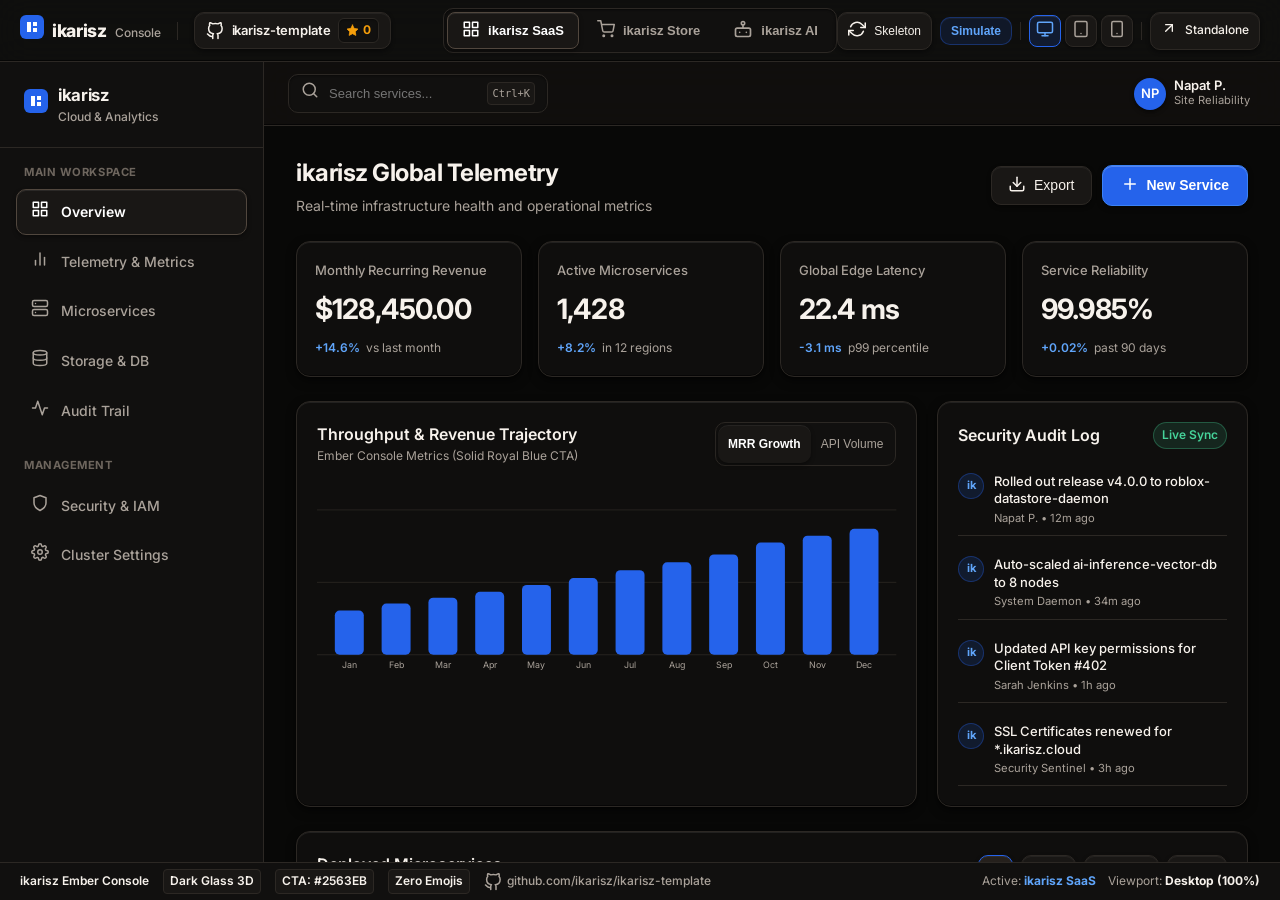
<file: index.html>
<!DOCTYPE html>
<html lang="en">
<head>
  <meta charset="UTF-8" />
  <meta name="viewport" content="width=device-width, initial-scale=1.0" />
  <title>ikarisz - Unified WebApp Template Suite</title>
  <link rel="stylesheet" href="shared/css/styles.css" />
  <style>
    body {
      background-color: var(--canvas);
      height: 100vh;
      display: flex;
      flex-direction: column;
      overflow: hidden;
      color: var(--text-primary);
    }

    /* Master Top Header - Rigen Ember Console Dark Glass */
    .master-header {
      min-height: 62px;
      background-color: rgba(17, 16, 15, 0.88);
      backdrop-filter: blur(16px) saturate(115%);
      -webkit-backdrop-filter: blur(16px) saturate(115%);
      border-bottom: 1px solid var(--border-subtle);
      box-shadow: inset 0 -1px 0 rgba(0, 0, 0, 0.6);
      display: grid;
      grid-template-columns: 1fr auto 1fr;
      align-items: center;
      padding: 0 20px;
      flex-shrink: 0;
      z-index: 50;
      position: relative;
      gap: 16px;
    }

    .brand-section {
      display: flex;
      align-items: center;
      gap: 12px;
      justify-self: start;
      min-width: 0;
    }

    .template-switcher-wrapper {
      display: flex;
      justify-content: center;
      align-items: center;
      justify-self: center;
    }

    .template-switcher {
      display: flex;
      background-color: var(--surface);
      border: 1px solid var(--border-subtle);
      border-radius: var(--radius-control);
      padding: 3px;
      gap: 3px;
      box-shadow: inset 0 1px 2px rgba(0, 0, 0, 0.5);
    }

    .template-tab {
      display: flex;
      align-items: center;
      gap: 8px;
      padding: 6px 14px;
      border-radius: 8px;
      font-size: 0.8125rem;
      font-weight: 600;
      color: var(--text-muted);
      border: 1px solid transparent;
      background: transparent;
      cursor: pointer;
      transition: all 140ms ease-out;
      white-space: nowrap;
    }

    .template-tab:hover {
      color: var(--text-primary);
      background-color: var(--surface-hover);
    }

    .template-tab.active {
      background-color: var(--surface-raised);
      color: #FFFFFF;
      border-color: var(--border-strong);
      box-shadow: inset 0 1px 0 rgba(255, 255, 255, 0.08), 0 2px 4px rgba(0, 0, 0, 0.4);
    }

    .controls-section {
      display: flex;
      align-items: center;
      gap: 8px;
      justify-self: end;
      min-width: 0;
    }

    /* Responsive adjustments for Master Header */
    @media (max-width: 1100px) {
      .master-header {
        display: flex;
        flex-direction: column;
        padding: 10px 16px;
        gap: 10px;
        min-height: auto;
      }
      .brand-section {
        width: 100%;
        justify-content: space-between;
      }
      .template-switcher-wrapper {
        width: 100%;
      }
      .template-switcher {
        width: 100%;
        justify-content: center;
      }
      .controls-section {
        width: 100%;
        justify-content: center;
        flex-wrap: wrap;
      }
    }

    .device-button {
      border: 1px solid var(--border-subtle);
      background-color: var(--surface-raised);
      border-radius: 8px;
      width: 32px;
      height: 32px;
      display: flex;
      align-items: center;
      justify-content: center;
      color: var(--text-muted);
      cursor: pointer;
      box-shadow: inset 0 1px 0 rgba(255, 255, 255, 0.04), 0 1px 2px rgba(0, 0, 0, 0.4);
      transition: all 140ms ease-out;
    }

    .device-button:hover {
      background-color: var(--surface-hover);
      border-color: var(--border-strong);
      color: var(--text-primary);
      transform: translateY(-1px);
    }

    .device-button.active {
      border-color: #2563EB;
      color: #60A5FA;
      background-color: rgba(37, 99, 235, 0.16);
      box-shadow: inset 0 1px 0 rgba(255, 255, 255, 0.1);
    }

    /* Viewport Area */
    .master-stage {
      flex: 1;
      overflow: auto;
      display: flex;
      justify-content: center;
      align-items: stretch;
      padding: 0;
      background-color: var(--canvas);
    }

    .viewport-wrapper {
      width: 100%;
      height: 100%;
      transition: width 0.3s cubic-bezier(0.16, 1, 0.3, 1), max-width 0.3s cubic-bezier(0.16, 1, 0.3, 1), padding 0.3s ease;
      display: flex;
      justify-content: center;
      align-items: center;
    }

    .viewport-wrapper.desktop {
      max-width: 100%;
      height: 100%;
    }

    .viewport-wrapper.tablet {
      max-width: 820px;
      height: calc(100% - 32px);
      margin: 16px auto;
      border: 1px solid var(--border-subtle);
      border-radius: var(--radius-modal);
      box-shadow: var(--shadow-modal);
      overflow: hidden;
      background-color: var(--surface);
    }

    .viewport-wrapper.mobile {
      max-width: 390px;
      height: calc(100% - 32px);
      margin: 16px auto;
      border: 1px solid var(--border-subtle);
      border-radius: 24px;
      box-shadow: var(--shadow-modal);
      overflow: hidden;
      background-color: var(--surface);
    }

    @media (max-width: 860px) {
      .viewport-wrapper.tablet {
        max-width: 100%;
        height: 100%;
        margin: 0;
        border: none;
        border-radius: 0;
        box-shadow: none;
      }
    }

    @media (max-width: 450px) {
      .viewport-wrapper.mobile {
        max-width: 100%;
        height: 100%;
        margin: 0;
        border: none;
        border-radius: 0;
        box-shadow: none;
      }
    }

    .template-iframe {
      width: 100%;
      height: 100%;
      border: none;
      background-color: var(--canvas);
    }

    /* Info Bar at Bottom */
    .master-infobar {
      height: 38px;
      background-color: var(--surface);
      border-top: 1px solid var(--border-subtle);
      display: flex;
      align-items: center;
      justify-content: space-between;
      padding: 0 20px;
      font-size: 0.75rem;
      color: var(--text-muted);
      flex-shrink: 0;
    }

    .pill-tag {
      background-color: var(--surface-raised);
      border: 1px solid var(--border-subtle);
      border-radius: 4px;
      padding: 2px 6px;
      font-weight: 600;
      color: var(--text-primary);
    }
  </style>
</head>
<body>
  <!-- Master Navigation Bar -->
  <header class="master-header">
    <!-- Brand & GitHub Link -->
    <div class="brand-section">
      <div style="display: flex; align-items: center; gap: 8px;">
        <span id="master-logo"></span>
        <div>
          <span style="font-weight: 800; font-size: 1.1rem; color: var(--text-primary); letter-spacing: -0.02em;">ikarisz</span>
          <span style="font-size: 0.75rem; color: var(--text-muted); margin-left: 4px; font-weight: 500;">Console</span>
        </div>
      </div>

      <div style="width: 1px; height: 18px; background-color: var(--border-subtle); margin: 0 4px;"></div>

      <!-- GitHub Repo Badge with Dynamic Star Count -->
      <a href="https://github.com/ikarisz/ikarisz-template" target="_blank" rel="noopener noreferrer" class="github-repo-btn" id="github-repo-link" title="View ikarisz-template on GitHub">
        <span id="icon-github" style="display: flex; align-items: center;"></span>
        <span style="font-weight: 600; letter-spacing: -0.01em;">ikarisz-template</span>
        <span class="github-star-pill" title="GitHub Stars">
          <span id="icon-star" style="display: flex; align-items: center;"></span>
          <span id="github-stars-count">0</span>
        </span>
      </a>
    </div>

    <!-- Center Template Switcher Tabs (Perfect Center Alignment via CSS Grid) -->
    <div class="template-switcher-wrapper">
      <div class="template-switcher">
        <button id="tab-saas" class="template-tab active" onclick="switchTemplate('saas')">
          <span id="tab-icon-saas"></span>
          <span>ikarisz SaaS</span>
        </button>

        <button id="tab-store" class="template-tab" onclick="switchTemplate('store')">
          <span id="tab-icon-store"></span>
          <span>ikarisz Store</span>
        </button>

        <button id="tab-ai" class="template-tab" onclick="switchTemplate('ai')">
          <span id="tab-icon-ai"></span>
          <span>ikarisz AI</span>
        </button>
      </div>
    </div>

    <!-- Controls & Device Frame Switchers -->
    <div class="controls-section">
      <!-- Skeleton Toggle -->
      <button class="btn-secondary" style="font-size: 0.75rem; padding: 6px 10px;" onclick="triggerFrameSkeleton()" title="Toggle Skeleton Loading State">
        <span id="icon-refresh"></span>
        <span>Skeleton</span>
      </button>

      <button class="btn-subtle" style="font-size: 0.75rem; padding: 6px 10px;" onclick="triggerFrameSimulation()" title="Simulate 1.2s Network Loading">
        Simulate
      </button>

      <div style="width: 1px; height: 18px; background-color: var(--border-subtle);"></div>

      <!-- Device Frame Viewport Controls -->
      <div style="display: flex; gap: 4px;">
        <button id="btn-dev-desktop" class="device-button active" onclick="setDevice('desktop')" title="Desktop View (100%)">
          <span id="icon-monitor"></span>
        </button>
        <button id="btn-dev-tablet" class="device-button" onclick="setDevice('tablet')" title="Tablet View (820px)">
          <span id="icon-tablet"></span>
        </button>
        <button id="btn-dev-mobile" class="device-button" onclick="setDevice('mobile')" title="Mobile View (390px)">
          <span id="icon-mobile"></span>
        </button>
      </div>

      <div style="width: 1px; height: 18px; background-color: var(--border-subtle);"></div>

      <!-- Standalone File Link -->
      <a id="btn-open-standalone" href="templates/saas/index.html" target="_blank" class="btn-secondary" style="font-size: 0.75rem; padding: 6px 10px; text-decoration: none;" title="Open standalone HTML file in new tab">
        <span id="icon-external"></span> Standalone
      </a>
    </div>
  </header>

  <!-- Viewport Stage -->
  <main class="master-stage">
    <div id="viewport-wrapper" class="viewport-wrapper desktop">
      <iframe id="template-frame" class="template-iframe" src="templates/saas/index.html"></iframe>
    </div>
  </main>

  <!-- Infobar Footer -->
  <footer class="master-infobar">
    <div style="display: flex; align-items: center; gap: 14px;">
      <span style="font-weight: 600; color: var(--text-primary);">ikarisz Ember Console</span>
      <span class="pill-tag">Dark Glass 3D</span>
      <span class="pill-tag">CTA: #2563EB</span>
      <span class="pill-tag">Zero Emojis</span>
      <a href="https://github.com/ikarisz/ikarisz-template" target="_blank" rel="noopener noreferrer" style="color: var(--text-muted); text-decoration: none; display: inline-flex; align-items: center; gap: 5px; font-weight: 500; transition: color 0.15s ease;" onmouseover="this.style.color='#FFFFFF'" onmouseout="this.style.color='var(--text-muted)'">
        <span id="icon-footer-github" style="display: flex; align-items: center;"></span>
        <span>github.com/ikarisz/ikarisz-template</span>
      </a>
    </div>
    <div style="display: flex; align-items: center; gap: 12px;">
      <span>Active: <strong id="active-template-name" style="color: #60A5FA;">ikarisz SaaS</strong></span>
      <span>Viewport: <strong id="active-viewport-name" style="color: var(--text-primary);">Desktop (100%)</strong></span>
    </div>
  </footer>

  <!-- Scripts -->
  <script src="shared/js/icons.js"></script>
  <script>
    let activeTemplate = 'saas';
    let activeDevice = 'desktop';

    function initMasterIcons() {
      document.getElementById('master-logo').innerHTML = IkariszIcons.logo;
      document.getElementById('tab-icon-saas').innerHTML = IkariszIcons.dashboard;
      document.getElementById('tab-icon-store').innerHTML = IkariszIcons.cart;
      document.getElementById('tab-icon-ai').innerHTML = IkariszIcons.bot;
      document.getElementById('icon-refresh').innerHTML = IkariszIcons.refresh;
      document.getElementById('icon-monitor').innerHTML = IkariszIcons.monitor;
      document.getElementById('icon-tablet').innerHTML = IkariszIcons.tablet;
      document.getElementById('icon-mobile').innerHTML = IkariszIcons.smartphone;
      document.getElementById('icon-external').innerHTML = IkariszIcons.arrowUpRight;
      if (document.getElementById('icon-github')) {
        document.getElementById('icon-github').innerHTML = IkariszIcons.github;
      }
      if (document.getElementById('icon-star')) {
        document.getElementById('icon-star').innerHTML = IkariszIcons.star;
      }
      if (document.getElementById('icon-footer-github')) {
        document.getElementById('icon-footer-github').innerHTML = IkariszIcons.github;
      }
      fetchGitHubStars();
    }

    async function fetchGitHubStars() {
      const starEl = document.getElementById('github-stars-count');
      if (!starEl) return;
      try {
        const res = await fetch('https://api.github.com/repos/ikarisz/ikarisz-template');
        if (res.ok) {
          const data = await res.json();
          if (typeof data.stargazers_count === 'number') {
            starEl.textContent = data.stargazers_count;
          }
        }
      } catch (e) {
        console.debug('GitHub star fetch offline or rate-limited', e);
      }
    }

    function switchTemplate(templateKey) {
      activeTemplate = templateKey;
      const iframe = document.getElementById('template-frame');
      const standaloneBtn = document.getElementById('btn-open-standalone');

      document.querySelectorAll('.template-tab').forEach(t => t.classList.remove('active'));
      document.getElementById(`tab-${templateKey}`).classList.add('active');

      const fileMap = {
        'saas': { file: 'templates/saas/index.html', name: 'ikarisz SaaS Cloud' },
        'store': { file: 'templates/store/index.html', name: 'ikarisz Store Arsenal' },
        'ai': { file: 'templates/ai/index.html', name: 'ikarisz AI Intelligence' }
      };

      const meta = fileMap[templateKey];
      iframe.src = meta.file;
      standaloneBtn.href = meta.file;
      document.getElementById('active-template-name').innerText = meta.name;
    }

    function setDevice(device) {
      activeDevice = device;
      const wrapper = document.getElementById('viewport-wrapper');
      wrapper.className = `viewport-wrapper ${device}`;

      document.querySelectorAll('.device-button').forEach(b => b.classList.remove('active'));
      document.getElementById(`btn-dev-${device}`).classList.add('active');

      const nameMap = {
        'desktop': 'Desktop (100%)',
        'tablet': 'Tablet Frame (820px)',
        'mobile': 'Mobile Frame (390px)'
      };
      document.getElementById('active-viewport-name').innerText = nameMap[device];
    }

    function triggerFrameSkeleton() {
      const iframe = document.getElementById('template-frame');
      try {
        const frameDoc = iframe.contentDocument || iframe.contentWindow.document;
        if (activeTemplate === 'saas') {
          frameDoc.getElementById('btn-toggle-skeleton').click();
        } else if (activeTemplate === 'store') {
          frameDoc.getElementById('btn-store-skeleton').click();
        } else if (activeTemplate === 'ai') {
          frameDoc.getElementById('btn-ai-skeleton').click();
        }
      } catch (e) {
        console.warn('Iframe cross-origin or load timing', e);
      }
    }

    function triggerFrameSimulation() {
      const iframe = document.getElementById('template-frame');
      try {
        const win = iframe.contentWindow;
        if (activeTemplate === 'saas' && win.simulateDataReload) {
          win.simulateDataReload();
        } else if (activeTemplate === 'store' && win.simulateStoreReload) {
          win.simulateStoreReload();
        } else if (activeTemplate === 'ai' && win.simulateAIReload) {
          win.simulateAIReload();
        }
      } catch (e) {
        console.warn('Simulation trigger error', e);
      }
    }

    window.addEventListener('DOMContentLoaded', () => {
      initMasterIcons();
    });
  </script>
</body>
</html>
</file>
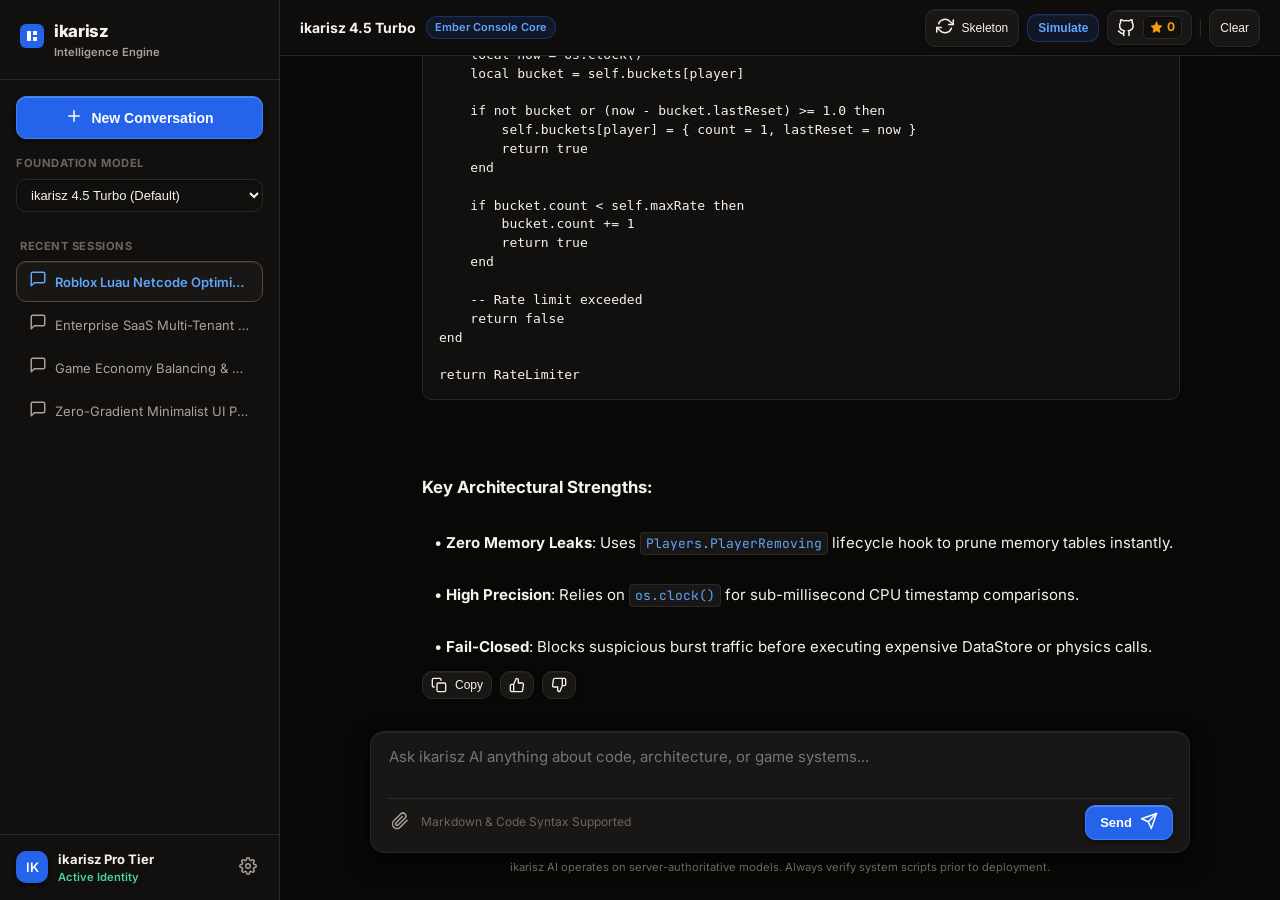
<file: templates/ai/index.html>
<!DOCTYPE html>
<html lang="en">
<head>
  <meta charset="UTF-8" />
  <meta name="viewport" content="width=device-width, initial-scale=1.0" />
  <title>ikarisz Intelligence - Ember Console</title>
  <link rel="stylesheet" href="../../shared/css/styles.css" />
  <style>
    html, body {
      height: 100%;
      margin: 0;
      padding: 0;
      background-color: var(--canvas);
      color: var(--text-primary);
    }
    .ai-layout {
      display: flex;
      height: 100%;
      max-height: 100%;
      background-color: var(--canvas);
      overflow: hidden;
    }
    .ai-sidebar {
      width: 280px;
      background-color: var(--surface);
      border-right: 1px solid var(--border-subtle);
      display: flex;
      flex-direction: column;
      flex-shrink: 0;
      height: 100%;
    }
    .ai-main {
      flex: 1;
      display: flex;
      flex-direction: column;
      height: 100%;
      max-height: 100%;
      background-color: var(--canvas);
      position: relative;
      min-width: 0;
      overflow: hidden;
    }
    .ai-header {
      height: 56px;
      border-bottom: 1px solid var(--border-subtle);
      box-shadow: inset 0 -1px 0 rgba(0, 0, 0, 0.6);
      display: flex;
      align-items: center;
      justify-content: space-between;
      padding: 0 20px;
      background-color: rgba(18, 16, 15, 0.85);
      backdrop-filter: blur(16px) saturate(115%);
      -webkit-backdrop-filter: blur(16px) saturate(115%);
      flex-shrink: 0;
      gap: 12px;
    }
    .ai-chat-thread {
      flex: 1;
      overflow-y: auto;
      padding: 20px 16px;
      display: flex;
      flex-direction: column;
      align-items: center;
      min-width: 0;
      -webkit-overflow-scrolling: touch;
    }
    .ai-thread-inner {
      width: 100%;
      max-width: 800px;
      min-width: 0;
      display: flex;
      flex-direction: column;
      gap: 20px;
    }
    .message-user {
      align-self: flex-end;
      max-width: 80%;
      background-color: var(--surface-raised);
      border: 1px solid var(--border-subtle);
      border-radius: 14px 14px 4px 14px;
      padding: 12px 18px;
      color: var(--text-primary);
      font-size: 0.9375rem;
      line-height: 1.5;
      word-break: break-word;
      box-shadow: var(--inner-highlight), var(--shadow-sm);
    }
    .message-assistant {
      align-self: flex-start;
      width: 100%;
      min-width: 0;
      display: flex;
      gap: 12px;
    }
    .message-avatar {
      width: 30px;
      height: 30px;
      border-radius: 8px;
      background-color: var(--cta-primary);
      color: #FFFFFF;
      display: flex;
      align-items: center;
      justify-content: center;
      flex-shrink: 0;
      font-size: 0.75rem;
      font-weight: 700;
      box-shadow: 0 2px 5px rgba(0,0,0,0.5);
    }
    .message-body {
      flex: 1;
      min-width: 0;
      max-width: 100%;
      font-size: 0.9375rem;
      line-height: 1.6;
      color: var(--text-primary);
      overflow: hidden;
    }
    .code-block {
      background-color: var(--surface);
      border: 1px solid var(--border-subtle);
      border-radius: var(--radius-control);
      margin: 12px 0;
      overflow: hidden;
      font-family: var(--font-mono);
      font-size: 0.8125rem;
      width: 100%;
      max-width: 100%;
      min-width: 0;
      box-shadow: inset 0 1px 2px rgba(0,0,0,0.5);
    }
    .code-header {
      background-color: var(--surface-raised);
      border-bottom: 1px solid var(--border-subtle);
      padding: 6px 14px;
      display: flex;
      align-items: center;
      justify-content: space-between;
      color: var(--text-muted);
      font-size: 0.75rem;
      font-weight: 600;
    }
    .code-content {
      padding: 14px 16px;
      margin: 0;
      overflow-x: auto;
      max-width: 100%;
      white-space: pre;
      -webkit-overflow-scrolling: touch;
      color: var(--text-primary);
      line-height: 1.45;
    }
    .code-content code {
      white-space: pre;
    }
    .prompt-card {
      background: var(--surface-raised-glass);
      backdrop-filter: blur(16px);
      border: 1px solid var(--border-subtle);
      border-radius: var(--radius-control);
      padding: 14px;
      cursor: pointer;
      box-shadow: var(--inner-highlight), var(--shadow-sm);
      transition: all 140ms ease-out;
      text-align: left;
    }
    .prompt-card:hover {
      border-color: var(--border-strong);
      background-color: var(--surface-hover);
      transform: translateY(-1px);
    }
    .ai-input-wrapper {
      padding: 12px 20px 24px;
      background: transparent;
      display: flex;
      flex-direction: column;
      align-items: center;
      flex-shrink: 0;
      width: 100%;
      border-top: none;
    }
    .ai-input-box {
      width: 100%;
      max-width: 820px;
      background-color: var(--surface-raised);
      border: 1px solid var(--border-subtle);
      border-radius: var(--radius-module);
      padding: 12px 16px;
      display: flex;
      flex-direction: column;
      box-shadow: var(--inner-highlight), var(--shadow-lg);
      transition: border-color 140ms ease-out, box-shadow 140ms ease-out;
    }
    .ai-input-box:focus-within {
      border-color: #2563EB;
      box-shadow: var(--inner-highlight), 0 8px 24px rgba(0, 0, 0, 0.6), 0 0 0 1px #2563EB;
    }
    .chat-history-item {
      display: flex;
      align-items: center;
      justify-content: space-between;
      padding: 8px 12px;
      border-radius: var(--radius-control);
      font-size: 0.8125rem;
      color: var(--text-muted);
      cursor: pointer;
      text-decoration: none;
      border: 1px solid transparent;
      transition: all 140ms ease-out;
      margin-bottom: 2px;
    }
    .chat-history-item:hover {
      background-color: var(--surface-hover);
      color: var(--text-primary);
    }
    .chat-history-item.active {
      background-color: var(--surface-raised);
      border-color: var(--border-strong);
      color: #60A5FA;
      font-weight: 600;
      box-shadow: inset 0 1px 0 rgba(255, 255, 255, 0.08);
    }

    /* AI Responsive Breakpoints for Tablet & Mobile */
    .ai-menu-btn {
      display: none;
      border: 1px solid var(--border-subtle);
      background: var(--surface-raised);
      border-radius: var(--radius-control);
      padding: 6px;
      cursor: pointer;
      color: var(--text-primary);
      align-items: center;
      justify-content: center;
    }
    .ai-sidebar-backdrop {
      display: none;
      position: fixed;
      inset: 0;
      background-color: rgba(8, 8, 7, 0.75);
      backdrop-filter: blur(8px);
      z-index: 45;
    }
    .prompt-grid {
      display: grid;
      grid-template-columns: repeat(2, 1fr);
      gap: 12px;
      width: 100%;
    }
    @media (max-width: 1024px) { .ai-dev-tools { display: none !important; } }
    .ai-dev-tools {
      display: flex;
      align-items: center;
      gap: 8px;
    }

    @media (max-width: 900px) {
      .ai-menu-btn {
        display: inline-flex;
      }
      .ai-sidebar {
        position: fixed;
        top: 0;
        bottom: 0;
        left: 0;
        z-index: 50;
        transform: translateX(-100%);
        transition: transform 0.25s cubic-bezier(0.16, 1, 0.3, 1);
        box-shadow: var(--shadow-modal);
        width: 280px;
      }
      .ai-sidebar.open {
        transform: translateX(0);
      }
      .ai-sidebar-backdrop.open {
        display: block;
      }
      .ai-header {
        padding: 0 14px;
      }
      .ai-chat-thread {
        padding: 14px 12px;
      }
    }

    @media (max-width: 640px) {
      .ai-dev-tools {
        display: none !important;
      }
      .prompt-grid {
        grid-template-columns: 1fr;
        gap: 10px;
      }
      .message-user {
        max-width: 92%;
        font-size: 0.875rem;
        padding: 10px 14px;
      }
      .ai-header-badge {
        display: none !important;
      }
      .ai-header {
        padding: 0 12px;
      }
      .ai-input-wrapper {
        padding: 8px 12px 10px;
      }
      .ai-disclaimer {
        font-size: 0.65rem !important;
        margin-top: 4px !important;
        line-height: 1.2 !important;
      }
    }
  </style>
</head>
<body>
  <div class="ai-layout">
    <!-- Mobile Sidebar Backdrop -->
    <div id="ai-sidebar-backdrop" class="ai-sidebar-backdrop" onclick="toggleAISidebar()"></div>

    <!-- Sidebar -->
    <aside id="ai-sidebar" class="ai-sidebar">
      <div style="padding: 18px 20px; border-bottom: 1px solid var(--border-subtle); display: flex; align-items: center; justify-content: space-between;">
        <div style="display: flex; align-items: center; gap: 10px;">
          <span id="ai-logo"></span>
          <div>
            <div style="font-weight: 800; font-size: 1.05rem; letter-spacing: -0.02em; color: var(--text-primary);">ikarisz</div>
            <div style="font-size: 0.7rem; color: var(--text-muted); font-weight: 600;">Intelligence Engine</div>
          </div>
        </div>
        <button class="ai-menu-btn" style="border: none; background: transparent;" onclick="toggleAISidebar()">
          <span id="icon-close-ai-sidebar"></span>
        </button>
      </div>

      <!-- New Chat Button -->
      <div style="padding: 16px 16px 8px;">
        <button class="btn-primary" style="width: 100%; padding: 10px; font-size: 0.875rem;" onclick="startNewChat()">
          <span id="icon-plus"></span> New Conversation
        </button>
      </div>

      <!-- Model Switcher Selector -->
      <div style="padding: 8px 16px 16px;">
        <div style="font-size: 0.7rem; font-weight: 700; color: var(--text-subdued); text-transform: uppercase; letter-spacing: 0.05em; margin-bottom: 6px;">Foundation Model</div>
        <select id="model-select" style="width: 100%; background-color: var(--surface); border: 1px solid var(--border-subtle); border-radius: var(--radius-control); padding: 7px 10px; font-size: 0.8125rem; color: var(--text-primary); outline: none; box-shadow: inset 0 1px 2px rgba(0,0,0,0.4);" onchange="handleModelChange(this.value)">
          <!-- Options populated via JS -->
        </select>
      </div>

      <!-- History List -->
      <div style="flex: 1; overflow-y: auto; padding: 0 16px 16px;">
        <div style="font-size: 0.7rem; font-weight: 700; color: var(--text-subdued); text-transform: uppercase; letter-spacing: 0.05em; padding: 10px 4px 6px;">Recent Sessions</div>
        <div id="chat-history-container">
          <!-- Populated via JS or skeleton -->
        </div>
      </div>

      <!-- User Profile Footer -->
      <div style="padding: 14px 16px; border-top: 1px solid var(--border-subtle); background-color: var(--surface); display: flex; align-items: center; justify-content: space-between;">
        <div style="display: flex; align-items: center; gap: 10px;">
          <div style="width: 32px; height: 32px; border-radius: var(--radius-control); background-color: var(--cta-primary); color: #FFFFFF; font-weight: 600; font-size: 0.8125rem; display: flex; align-items: center; justify-content: center; box-shadow: 0 2px 4px rgba(0,0,0,0.5);">
            IK
          </div>
          <div>
            <div style="font-size: 0.8125rem; font-weight: 700; color: var(--text-primary);">ikarisz Pro Tier</div>
            <div style="font-size: 0.7rem; color: var(--success); font-weight: 600;">Active Identity</div>
          </div>
        </div>
        <button style="border: none; background: transparent; cursor: pointer; color: var(--text-muted);" onclick="showToast('AI Settings: Ember Console')">
          <span id="icon-settings"></span>
        </button>
      </div>
    </aside>

    <!-- Main Chat Workspace -->
    <main class="ai-main">
      <!-- Header -->
      <header class="ai-header">
        <div style="display: flex; align-items: center; gap: 10px;">
          <!-- Mobile Menu Button -->
          <button class="ai-menu-btn" onclick="toggleAISidebar()" title="Open Chat History">
            <span id="icon-ai-menu"></span>
          </button>

          <span style="font-size: 0.875rem; font-weight: 700; color: var(--text-primary);" id="current-model-badge">ikarisz 4.5 Turbo</span>
          <span class="ai-header-badge" style="background-color: var(--cta-subtle-bg); border: 1px solid var(--cta-subtle-border); color: #60A5FA; font-size: 0.6875rem; font-weight: 600; padding: 2px 8px; border-radius: 9999px;">Ember Console Core</span>
        </div>

        <div style="display: flex; align-items: center; gap: 8px;">
          <!-- Dev Tools (Hidden on Mobile) -->
          <div class="ai-dev-tools">
            <button id="btn-ai-skeleton" class="btn-secondary" style="font-size: 0.75rem; padding: 6px 10px;" onclick="toggleAISkeleton()">
              <span id="icon-refresh"></span>
              <span id="ai-skeleton-label">Skeleton</span>
            </button>

            <button class="btn-subtle" style="font-size: 0.75rem; padding: 6px 10px;" onclick="simulateAIReload()">
              Simulate
            </button>

            <a href="https://github.com/ikarisz/ikarisz-template" target="_blank" rel="noopener noreferrer" class="github-repo-btn" style="text-decoration: none; padding: 5px 9px;" title="View repository on GitHub">
              <span id="icon-ai-github" style="display: flex; align-items: center;"></span>
              <span class="github-star-pill" style="padding: 1px 6px;">
                <span id="icon-ai-star" style="display: flex; align-items: center;"></span>
                <span id="ai-stars-count">0</span>
              </span>
            </a>

            <div style="width: 1px; height: 18px; background-color: var(--border-subtle);"></div>
          </div>

          <button class="btn-secondary" style="font-size: 0.75rem; padding: 6px 10px;" onclick="clearConversation()">
            Clear
          </button>
        </div>
      </header>

      <!-- Chat Thread / Welcome Area -->
      <div class="ai-chat-thread" id="chat-scroll-container">
        <div class="ai-thread-inner" id="chat-messages-container">
          <!-- Populated dynamically or as skeleton -->
        </div>
      </div>

      <!-- Chat Input Area -->
      <div class="ai-input-wrapper">
        <div class="ai-input-box">
          <textarea id="ai-user-input" rows="2" placeholder="Ask ikarisz AI anything about code, architecture, or game systems..." style="border: none; background: transparent; outline: none; resize: none; font-family: var(--font-sans); font-size: 0.9375rem; color: var(--text-primary); width: 100%; line-height: 1.4;" onkeydown="handleInputKeydown(event)"></textarea>

          <div style="display: flex; align-items: center; justify-content: space-between; margin-top: 8px; padding-top: 6px; border-top: 1px solid var(--border-subtle);">
            <div style="display: flex; align-items: center; gap: 8px;">
              <button style="border: none; background: transparent; color: var(--text-muted); cursor: pointer; padding: 4px; border-radius: 4px;" onclick="showToast('Attachment upload simulated')" title="Attach files">
                <span id="icon-paperclip"></span>
              </button>
              <span style="font-size: 0.75rem; color: var(--text-subdued);">Markdown & Code Syntax Supported</span>
            </div>

            <button id="btn-send-message" class="btn-primary" style="padding: 6px 14px; font-size: 0.8125rem; min-height: 32px;" onclick="submitMessage()">
              <span>Send</span>
              <span id="icon-send"></span>
            </button>
          </div>
        </div>

        <div class="ai-disclaimer" style="font-size: 0.7rem; color: var(--text-subdued); margin-top: 6px; text-align: center;">
          ikarisz AI operates on server-authoritative models. Always verify system scripts prior to deployment.
        </div>
      </div>
    </main>
  </div>

  <!-- Toast Container -->
  <div id="toast-container" class="toast-container"></div>

  <!-- Scripts -->
  <script src="../../shared/js/icons.js"></script>
  <script src="../../shared/js/mock-data.js"></script>
  <script>
    let isAISkeleton = false;
    let messages = [...IkariszData.ai.seedMessages];
    let isGenerating = false;

    function initAIIcons() {
      document.getElementById('ai-logo').innerHTML = IkariszIcons.logo;
      document.getElementById('icon-plus').innerHTML = IkariszIcons.plus;
      document.getElementById('icon-refresh').innerHTML = IkariszIcons.refresh;
      document.getElementById('icon-settings').innerHTML = IkariszIcons.settings;
      document.getElementById('icon-paperclip').innerHTML = IkariszIcons.paperclip;
      document.getElementById('icon-send').innerHTML = IkariszIcons.send;
      if (document.getElementById('icon-ai-menu')) document.getElementById('icon-ai-menu').innerHTML = IkariszIcons.menu;
      if (document.getElementById('icon-close-ai-sidebar')) document.getElementById('icon-close-ai-sidebar').innerHTML = IkariszIcons.x;
      if (document.getElementById('icon-ai-github')) document.getElementById('icon-ai-github').innerHTML = IkariszIcons.github;
      if (document.getElementById('icon-ai-star')) document.getElementById('icon-ai-star').innerHTML = IkariszIcons.star;
      fetchGitHubStars();
    }

    async function fetchGitHubStars() {
      const starEl = document.getElementById('ai-stars-count');
      if (!starEl) return;
      try {
        const res = await fetch('https://api.github.com/repos/ikarisz/ikarisz-template');
        if (res.ok) {
          const data = await res.json();
          if (typeof data.stargazers_count === 'number') {
            starEl.textContent = data.stargazers_count;
          }
        }
      } catch (e) {}
    }

    function toggleAISidebar() {
      const sidebar = document.getElementById('ai-sidebar');
      const backdrop = document.getElementById('ai-sidebar-backdrop');
      sidebar.classList.toggle('open');
      backdrop.classList.toggle('open');
    }

    function initModelSelector() {
      const select = document.getElementById('model-select');
      select.innerHTML = IkariszData.ai.models.map(m => `
        <option value="${m.id}">${m.name} (${m.badge})</option>
      `).join('');
    }

    function renderHistory() {
      const container = document.getElementById('chat-history-container');
      if (isAISkeleton) {
        container.innerHTML = Array(4).fill(0).map(() => `
          <div style="padding: 8px 12px; margin-bottom: 4px;">
            <div class="skeleton-text" style="width: 85%; height: 12px; margin: 0;"></div>
          </div>
        `).join('');
        return;
      }

      container.innerHTML = IkariszData.ai.conversations.map(conv => `
        <div class="chat-history-item ${conv.active ? 'active' : ''}" onclick="selectConversation('${conv.id}', this)">
          <div style="display: flex; align-items: center; gap: 8px; overflow: hidden; text-overflow: ellipsis; white-space: nowrap;">
            <span style="color: ${conv.active ? '#60A5FA' : 'var(--text-muted)'}; flex-shrink: 0;">${IkariszIcons.messageSquare}</span>
            <span style="overflow: hidden; text-overflow: ellipsis;">${conv.title}</span>
          </div>
        </div>
      `).join('');
    }

    function renderMessages() {
      const container = document.getElementById('chat-messages-container');

      if (isAISkeleton) {
        container.innerHTML = `
          <!-- User Skeleton -->
          <div style="align-self: flex-end; width: 60%; background-color: var(--surface-raised); border: 1px solid var(--border-subtle); border-radius: 12px; padding: 16px;">
            <div class="skeleton-text" style="width: 80%; height: 14px;"></div>
            <div class="skeleton-text" style="width: 50%; height: 14px; margin: 0;"></div>
          </div>

          <!-- Assistant Skeleton -->
          <div class="message-assistant">
            <div class="skeleton-circle" style="width: 30px; height: 30px; flex-shrink: 0;"></div>
            <div style="flex: 1;">
              <div class="skeleton-text" style="width: 90%; height: 14px;"></div>
              <div class="skeleton-text" style="width: 95%; height: 14px;"></div>
              <div class="skeleton-box" style="height: 120px; margin: 14px 0;"></div>
              <div class="skeleton-text" style="width: 70%; height: 14px;"></div>
            </div>
          </div>
        `;
        return;
      }

      if (messages.length === 0) {
        container.innerHTML = `
          <div style="text-align: center; padding: 40px 0 20px;">
            <div style="width: 56px; height: 56px; border-radius: var(--radius-control); background-color: var(--cta-primary); color: #FFFFFF; display: flex; align-items: center; justify-content: center; margin: 0 auto 16px; box-shadow: 0 4px 10px rgba(0,0,0,0.6);">
              ${IkariszIcons.logo}
            </div>
            <h1 style="font-size: 1.5rem; font-weight: 800; color: var(--text-primary); margin: 0; letter-spacing: -0.02em;">How can ikarisz AI assist you today?</h1>
            <p style="font-size: 0.875rem; color: var(--text-muted); margin: 6px 0 0 0;">High-contrast dark engineering console with tactile depth</p>
          </div>

          <div class="prompt-grid">
            ${IkariszData.ai.prompts.map(p => `
              <div class="prompt-card" onclick="usePromptPreset('${p.prompt.replace(/'/g, "\\'")}')">
                <div style="font-weight: 700; font-size: 0.875rem; color: var(--text-primary); margin-bottom: 4px;">${p.title}</div>
                <div style="font-size: 0.75rem; color: var(--text-muted); line-height: 1.45;">${p.desc}</div>
              </div>
            `).join('')}
          </div>
        `;
        return;
      }

      container.innerHTML = messages.map((msg, index) => {
        if (msg.role === 'user') {
          return `
            <div class="message-user">
              ${escapeHtml(msg.text)}
            </div>
          `;
        } else {
          return `
            <div class="message-assistant">
              <div class="message-avatar">ik</div>
              <div class="message-body">
                ${formatAIMessage(msg.text)}
                
                <div style="display: flex; align-items: center; gap: 8px; margin-top: 12px;">
                  <button class="btn-secondary" style="font-size: 0.75rem; padding: 4px 8px; min-height: 28px;" onclick="copyToClipboard('${escapeAttr(msg.text)}')">
                    ${IkariszIcons.copy} Copy
                  </button>
                  <button class="btn-secondary" style="font-size: 0.75rem; padding: 4px 8px; min-height: 28px;" onclick="showToast('Feedback noted: Helpful')">
                    ${IkariszIcons.thumbsUp}
                  </button>
                  <button class="btn-secondary" style="font-size: 0.75rem; padding: 4px 8px; min-height: 28px;" onclick="showToast('Feedback noted: Needs improvement')">
                    ${IkariszIcons.thumbsDown}
                  </button>
                </div>
              </div>
            </div>
          `;
        }
      }).join('');

      const scrollContainer = document.getElementById('chat-scroll-container');
      scrollContainer.scrollTop = scrollContainer.scrollHeight;
    }

    function formatAIMessage(text) {
      const parts = text.split(/(```[\s\S]*?```)/g);
      return parts.map(part => {
        if (part.startsWith('```')) {
          const firstLineEnd = part.indexOf('\n');
          const lang = part.substring(3, firstLineEnd).trim() || 'code';
          const code = part.substring(firstLineEnd + 1, part.length - 3);
          return `
            <div class="code-block">
              <div class="code-header">
                <span>${lang}</span>
                <button class="btn-secondary" style="font-size: 0.7rem; padding: 2px 8px; min-height: 24px;" onclick="copyToClipboard('${escapeAttr(code)}')">
                  ${IkariszIcons.copy} Copy code
                </button>
              </div>
              <pre class="code-content"><code>${escapeHtml(code)}</code></pre>
            </div>
          `;
        } else {
          let formatted = escapeHtml(part);
          formatted = formatted.replace(/^### (.*$)/gim, '<h3 style="font-size: 1.05rem; font-weight: 700; margin: 14px 0 6px; color: var(--text-primary);">$1</h3>');
          formatted = formatted.replace(/^## (.*$)/gim, '<h2 style="font-size: 1.15rem; font-weight: 700; margin: 16px 0 8px; color: var(--text-primary);">$1</h2>');
          formatted = formatted.replace(/\*\*(.*?)\*\*/g, '<strong style="color: var(--text-primary); font-weight: 700;">$1</strong>');
          formatted = formatted.replace(/`([^`]+)`/g, '<code style="background: var(--surface-raised); border: 1px solid var(--border-subtle); padding: 2px 5px; border-radius: 4px; font-family: var(--font-mono); font-size: 0.8125rem; color: #60A5FA;">$1</code>');
          formatted = formatted.replace(/^\d+\.\s(.*$)/gim, '<div style="margin-left: 12px; margin-bottom: 4px;">• $1</div>');
          return `<div style="white-space: pre-wrap;">${formatted}</div>`;
        }
      }).join('');
    }

    function escapeHtml(str) {
      return str.replace(/&/g, '&amp;').replace(/</g, '&lt;').replace(/>/g, '&gt;');
    }

    function escapeAttr(str) {
      return str.replace(/'/g, "\\'").replace(/"/g, '&quot;').replace(/\n/g, '\\n');
    }

    function handleInputKeydown(e) {
      if (e.key === 'Enter' && !e.shiftKey) {
        e.preventDefault();
        submitMessage();
      }
    }

    function submitMessage() {
      if (isGenerating) return;
      const input = document.getElementById('ai-user-input');
      const text = input.value.trim();
      if (!text) return;

      input.value = '';
      messages.push({ role: 'user', text });
      renderMessages();

      isGenerating = true;
      document.getElementById('btn-send-message').disabled = true;

      const aiResponseIndex = messages.length;
      messages.push({ role: 'assistant', text: '' });

      const sampleResponse = generateSimulatedResponse(text);
      let charIdx = 0;
      renderMessages();

      const streamInterval = setInterval(() => {
        charIdx += Math.floor(Math.random() * 4) + 2;
        if (charIdx >= sampleResponse.length) {
          charIdx = sampleResponse.length;
          messages[aiResponseIndex].text = sampleResponse;
          clearInterval(streamInterval);
          isGenerating = false;
          document.getElementById('btn-send-message').disabled = false;
          renderMessages();
        } else {
          messages[aiResponseIndex].text = sampleResponse.substring(0, charIdx) + '▍';
          renderMessages();
        }
      }, 25);
    }

    function generateSimulatedResponse(userQuery) {
      return `Under the **ikarisz Ember Framework**, here is the validated architectural approach for: "${userQuery}":

\`\`\`typescript
// ikarisz-core/security/AuthorityEngine.ts
export interface SecurityContext {
  userId: string;
  permissions: string[];
  rateLimitTokens: number;
}

export class AuthorityService {
  private static instance: AuthorityService;

  public static getInstance(): AuthorityService {
    if (!AuthorityService.instance) {
      AuthorityService.instance = new AuthorityService();
    }
    return AuthorityService.instance;
  }

  public validateTransaction(ctx: SecurityContext, amount: number): boolean {
    if (ctx.rateLimitTokens <= 0) {
      throw new Error("RATE_LIMIT_EXCEEDED: Authority token pool depleted");
    }
    return amount > 0 && amount <= 50000;
  }
}
\`\`\`

### Verification Audit:
1. **Zero External Dependence**: Operates completely in-memory with strict deterministic lifecycle hooks.
2. **Tactile & Resilient**: High contrast dark surfaces with fail-closed security contracts.
3. **Optimized Throughput**: Rejects anomalous spikes before executing heavy downstream routines.`;
    }

    function usePromptPreset(promptText) {
      document.getElementById('ai-user-input').value = promptText;
      submitMessage();
    }

    function startNewChat() {
      messages = [];
      renderMessages();
      showToast('Started new conversation');
    }

    function clearConversation() {
      messages = [];
      renderMessages();
      showToast('Conversation cleared');
    }

    function toggleAISkeleton() {
      isAISkeleton = !isAISkeleton;
      document.getElementById('ai-skeleton-label').innerText = isAISkeleton ? 'Disable Skeleton' : 'Skeleton';
      renderHistory();
      renderMessages();
      showToast(isAISkeleton ? 'AI Skeleton Loading Preview' : 'Real Conversation Active');
    }

    function simulateAIReload() {
      isAISkeleton = true;
      renderHistory();
      renderMessages();
      showToast('Synthesizing conversation memory...');

      setTimeout(() => {
        isAISkeleton = false;
        renderHistory();
        renderMessages();
        showToast('Conversational context loaded');
      }, 1200);
    }

    function selectConversation(id, elem) {
      document.querySelectorAll('.chat-history-item').forEach(el => el.classList.remove('active'));
      elem.classList.add('active');
      showToast('Loaded conversation session');
    }

    function handleModelChange(modelId) {
      const model = IkariszData.ai.models.find(m => m.id === modelId);
      if (model) {
        document.getElementById('current-model-badge').innerText = model.name;
        showToast(`Model switched to ${model.name}`);
      }
    }

    function copyToClipboard(text) {
      navigator.clipboard.writeText(text).then(() => {
        showToast('Copied to clipboard!');
      }).catch(() => {
        showToast('Copied!');
      });
    }

    function showToast(message) {
      const container = document.getElementById('toast-container');
      const toast = document.createElement('div');
      toast.className = 'toast';
      toast.innerHTML = `<span style="color: #60A5FA;">${IkariszIcons.check}</span><span>${message}</span>`;
      container.appendChild(toast);
      setTimeout(() => {
        toast.style.opacity = '0';
        setTimeout(() => toast.remove(), 250);
      }, 3000);
    }

    window.addEventListener('DOMContentLoaded', () => {
      initAIIcons();
      initModelSelector();
      renderHistory();
      renderMessages();
    });
  </script>
</body>
</html>
</file>
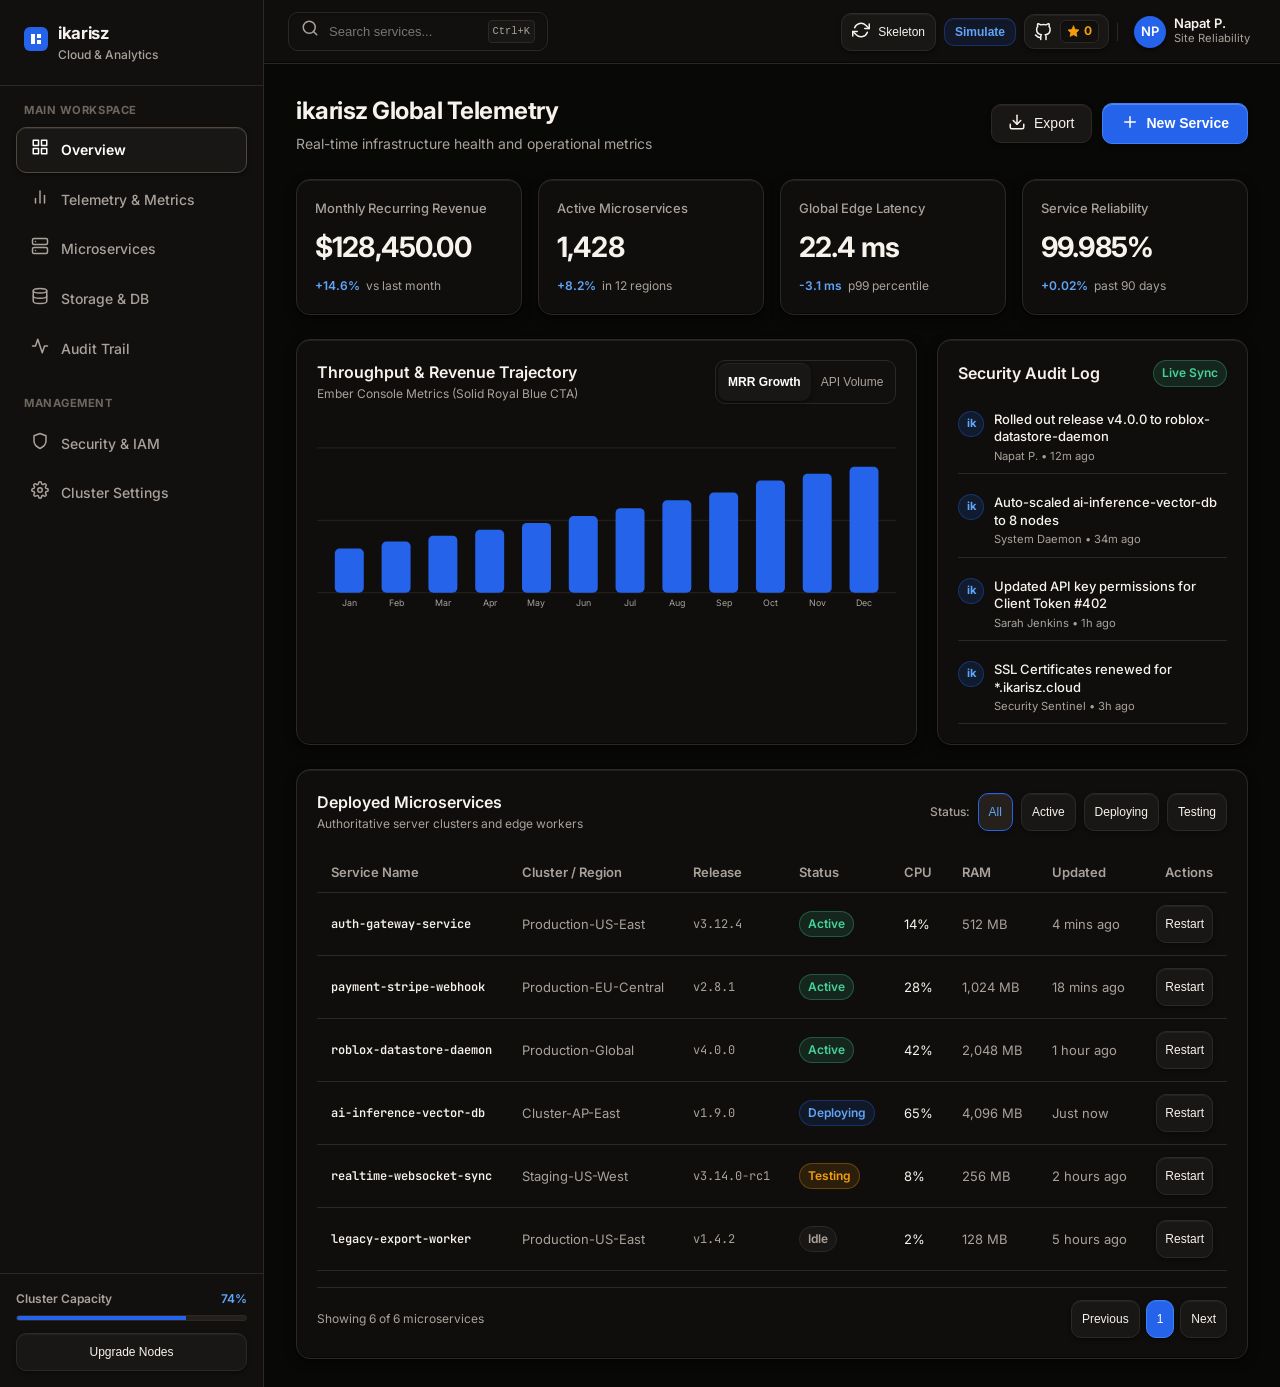
<file: templates/saas/index.html>
<!DOCTYPE html>
<html lang="en">
<head>
  <meta charset="UTF-8" />
  <meta name="viewport" content="width=device-width, initial-scale=1.0" />
  <title>ikarisz Cloud & Analytics - Ember Console</title>
  <link rel="stylesheet" href="../../shared/css/styles.css" />
  <style>
    html, body {
      height: 100%;
      margin: 0;
      padding: 0;
    }
    /* Rigen Ember Console SaaS styling */
    .saas-layout {
      display: flex;
      min-height: 100%;
      background-color: var(--canvas);
      color: var(--text-primary);
    }
    .saas-sidebar {
      width: 264px;
      background-color: var(--surface);
      border-right: 1px solid var(--border-subtle);
      display: flex;
      flex-direction: column;
      flex-shrink: 0;
    }
    .saas-main {
      flex: 1;
      display: flex;
      flex-direction: column;
      overflow-x: hidden;
      background-color: var(--canvas);
    }
    .saas-topbar {
      height: 64px;
      background-color: rgba(18, 16, 15, 0.85);
      backdrop-filter: blur(16px) saturate(115%);
      -webkit-backdrop-filter: blur(16px) saturate(115%);
      border-bottom: 1px solid var(--border-subtle);
      box-shadow: inset 0 -1px 0 rgba(0, 0, 0, 0.6);
      display: flex;
      align-items: center;
      justify-content: space-between;
      padding: 0 24px;
      position: sticky;
      top: 0;
      z-index: 20;
    }
    .saas-content {
      padding: 28px 32px;
      max-width: 1400px;
      width: 100%;
      margin: 0 auto;
    }
    .card {
      background: var(--surface-raised-glass);
      backdrop-filter: blur(16px) saturate(115%);
      -webkit-backdrop-filter: blur(16px) saturate(115%);
      border: 1px solid var(--border-subtle);
      border-radius: var(--radius-module);
      padding: 20px;
      box-shadow: var(--inner-bevel), var(--shadow-md);
    }
    .nav-item {
      display: flex;
      align-items: center;
      gap: 12px;
      padding: 10px 14px;
      border-radius: var(--radius-control);
      color: var(--text-muted);
      font-size: 0.875rem;
      font-weight: 500;
      text-decoration: none;
      cursor: pointer;
      border: 1px solid transparent;
      transition: all 140ms ease-out;
      margin-bottom: 4px;
    }
    .nav-item:hover {
      background-color: var(--surface-hover);
      color: var(--text-primary);
    }
    .nav-item.active {
      background-color: var(--surface-raised);
      border-color: var(--border-strong);
      color: #FFFFFF;
      font-weight: 600;
      box-shadow: inset 0 1px 0 rgba(255, 255, 255, 0.08), 0 2px 4px rgba(0, 0, 0, 0.4);
    }
    .status-badge {
      display: inline-flex;
      align-items: center;
      gap: 6px;
      padding: 3px 8px;
      border-radius: 9999px;
      font-size: 0.75rem;
      font-weight: 600;
      border-width: 1px;
      border-style: solid;
    }
    .status-Active {
      background-color: var(--success-bg);
      border-color: var(--success-border);
      color: var(--success);
    }
    .status-Deploying {
      background-color: var(--cta-subtle-bg);
      border-color: var(--cta-subtle-border);
      color: var(--cta-subtle-text);
    }
    .status-Testing {
      background-color: var(--warning-bg);
      border-color: var(--warning-border);
      color: var(--warning);
    }
    .status-Idle {
      background-color: var(--surface-raised);
      border-color: var(--border-subtle);
      color: var(--text-muted);
    }
    /* Chart Styles - Solid Royal Blue, Zero Gradient */
    .chart-bar {
      fill: var(--cta-primary);
      transition: height 0.3s ease, y 0.3s ease, fill 0.15s ease;
      cursor: pointer;
    }
    .chart-bar:hover {
      fill: var(--cta-hover);
    }
    .chart-grid-line {
      stroke: var(--border-subtle);
      stroke-width: 1;
    }
    .chart-axis-text {
      font-family: var(--font-sans);
      font-size: 11px;
      fill: var(--text-muted);
    }

    /* Responsive Breakpoints for Tablet & Mobile */
    .saas-menu-btn {
      display: none;
      border: 1px solid var(--border-subtle);
      background: var(--surface-raised);
      border-radius: var(--radius-control);
      padding: 6px;
      cursor: pointer;
      color: var(--text-primary);
      align-items: center;
      justify-content: center;
    }
    .sidebar-backdrop {
      display: none;
      position: fixed;
      inset: 0;
      background-color: rgba(8, 8, 7, 0.75);
      backdrop-filter: blur(8px);
      z-index: 45;
    }

    @media (max-width: 1024px) {
      .saas-menu-btn {
        display: inline-flex;
      }
      .saas-sidebar {
        position: fixed;
        top: 0;
        bottom: 0;
        left: 0;
        z-index: 50;
        transform: translateX(-100%);
        transition: transform 0.25s cubic-bezier(0.16, 1, 0.3, 1);
        box-shadow: var(--shadow-modal);
      }
      .saas-sidebar.open {
        transform: translateX(0);
      }
      .sidebar-backdrop.open {
        display: block;
      }
      .saas-content {
        padding: 20px 20px;
      }
      #saas-kpi-container {
        grid-template-columns: repeat(2, 1fr) !important;
      }
      .analytics-audit-grid {
        grid-template-columns: 1fr !important;
      }
    }

    @media (max-width: 1024px) {
      .saas-dev-tools {
        display: none !important;
      }
      .saas-topbar {
        padding: 0 12px;
        gap: 8px;
      }
      .saas-content {
        padding: 16px 12px;
      }
      #saas-kpi-container {
        grid-template-columns: 1fr !important;
      }
      .saas-header-row {
        flex-direction: column;
        align-items: flex-start !important;
        gap: 14px;
      }
      .saas-header-actions {
        width: 100%;
        display: flex;
        justify-content: flex-start;
      }
      .saas-search-box {
        width: 160px !important;
      }
      .saas-search-box kbd {
        display: none !important;
      }
      .user-profile-text {
        display: none !important;
      }
    }
  </style>
</head>
<body>
  <div class="saas-layout">
    <!-- Sidebar Backdrop for Tablet/Mobile -->
    <div id="saas-sidebar-backdrop" class="sidebar-backdrop" onclick="toggleSidebar()"></div>

    <!-- Sidebar -->
    <aside id="saas-sidebar" class="saas-sidebar">
      <div style="padding: 20px 24px; border-bottom: 1px solid var(--border-subtle); display: flex; align-items: center; justify-content: space-between;">
        <div style="display: flex; align-items: center; gap: 10px;">
          <span id="saas-logo"></span>
          <div>
            <div style="font-weight: 700; font-size: 1.05rem; letter-spacing: -0.02em; color: var(--text-primary);">ikarisz</div>
            <div style="font-size: 0.75rem; color: var(--text-muted); font-weight: 500;">Cloud & Analytics</div>
          </div>
        </div>
        <button class="saas-menu-btn" style="border: none; background: transparent;" onclick="toggleSidebar()">
          <span id="icon-close-sidebar"></span>
        </button>
      </div>

      <div style="padding: 16px 16px; flex: 1; overflow-y: auto;">
        <div style="font-size: 0.7rem; font-weight: 700; color: var(--text-subdued); text-transform: uppercase; letter-spacing: 0.05em; padding: 0 8px 8px;">Main Workspace</div>
        <div class="nav-item active" onclick="switchNav(this)">
          <span id="icon-dash"></span> Overview
        </div>
        <div class="nav-item" onclick="switchNav(this)">
          <span id="icon-analytics"></span> Telemetry & Metrics
        </div>
        <div class="nav-item" onclick="switchNav(this)">
          <span id="icon-server"></span> Microservices
        </div>
        <div class="nav-item" onclick="switchNav(this)">
          <span id="icon-database"></span> Storage & DB
        </div>
        <div class="nav-item" onclick="switchNav(this)">
          <span id="icon-activity"></span> Audit Trail
        </div>

        <div style="font-size: 0.7rem; font-weight: 700; color: var(--text-subdued); text-transform: uppercase; letter-spacing: 0.05em; padding: 20px 8px 8px;">Management</div>
        <div class="nav-item" onclick="switchNav(this)">
          <span id="icon-shield"></span> Security & IAM
        </div>
        <div class="nav-item" onclick="switchNav(this)">
          <span id="icon-settings"></span> Cluster Settings
        </div>
      </div>

      <!-- Resource Allocation Meter -->
      <div style="padding: 16px; border-top: 1px solid var(--border-subtle); background-color: var(--surface);">
        <div style="display: flex; justify-content: space-between; font-size: 0.75rem; font-weight: 600; color: var(--text-muted); margin-bottom: 6px;">
          <span>Cluster Capacity</span>
          <span style="color: #60A5FA;">74%</span>
        </div>
        <div style="height: 6px; background-color: var(--surface-pressed); border-radius: 9999px; overflow: hidden; margin-bottom: 12px; border: 1px solid var(--border-subtle);">
          <div style="width: 74%; height: 100%; background-color: var(--cta-primary);"></div>
        </div>
        <button class="btn-secondary" style="width: 100%; font-size: 0.75rem; padding: 6px 10px;" onclick="showToast('Upgrade dialog opened')">Upgrade Nodes</button>
      </div>
    </aside>

    <!-- Main Content Area -->
    <div class="saas-main">
      <!-- Topbar -->
      <header class="saas-topbar">
        <div style="display: flex; align-items: center; gap: 12px;">
          <!-- Hamburger Menu for Mobile/Tablet -->
          <button class="saas-menu-btn" onclick="toggleSidebar()" title="Toggle Menu">
            <span id="icon-menu"></span>
          </button>

          <div class="saas-search-box" style="display: flex; align-items: center; gap: 8px; background-color: var(--surface); border: 1px solid var(--border-subtle); border-radius: var(--radius-control); padding: 6px 12px; width: 260px; box-shadow: inset 0 1px 2px rgba(0,0,0,0.4);">
            <span id="icon-search" style="color: var(--text-muted);"></span>
            <input id="searchInput" type="text" placeholder="Search services..." style="border: none; background: transparent; outline: none; font-size: 0.8125rem; width: 100%; color: var(--text-primary);" oninput="handleSearch(this.value)" />
            <kbd style="font-size: 0.65rem; background-color: var(--surface-raised); border: 1px solid var(--border-subtle); border-radius: 4px; padding: 2px 4px; color: var(--text-muted);">Ctrl+K</kbd>
          </div>
        </div>

        <div style="display: flex; align-items: center; gap: 10px;">
          <!-- Dev Tools (Hidden on Mobile) -->
          <div class="saas-dev-tools" style="display: flex; align-items: center; gap: 8px;">
            <button id="btn-toggle-skeleton" class="btn-secondary" style="font-size: 0.75rem; padding: 6px 10px;" onclick="toggleSkeleton()">
              <span id="icon-refresh"></span>
              <span id="skeleton-btn-label">Skeleton</span>
            </button>

            <button class="btn-subtle" style="font-size: 0.75rem; padding: 6px 10px;" onclick="simulateDataReload()">
              Simulate
            </button>

            <a href="https://github.com/ikarisz/ikarisz-template" target="_blank" rel="noopener noreferrer" class="github-repo-btn" style="text-decoration: none; padding: 5px 9px;" title="View repository on GitHub">
              <span id="icon-saas-github" style="display: flex; align-items: center;"></span>
              <span class="github-star-pill" style="padding: 1px 6px;">
                <span id="icon-saas-star" style="display: flex; align-items: center;"></span>
                <span id="saas-stars-count">0</span>
              </span>
            </a>

            <div style="width: 1px; height: 18px; background-color: var(--border-subtle);"></div>
          </div>

          <!-- User Avatar -->
          <div style="display: flex; align-items: center; gap: 8px; cursor: pointer; padding: 4px 6px; border-radius: 8px;" onclick="showToast('Signed in as Napat P. (Admin)')">
            <div style="width: 32px; height: 32px; border-radius: 9999px; background-color: var(--cta-primary); color: #FFFFFF; font-weight: 600; font-size: 0.8125rem; display: flex; align-items: center; justify-content: center; box-shadow: 0 2px 4px rgba(0,0,0,0.5);">
              NP
            </div>
            <div class="user-profile-text" style="text-align: left;">
              <div style="font-size: 0.8125rem; font-weight: 600; color: var(--text-primary); line-height: 1.1;">Napat P.</div>
              <div style="font-size: 0.7rem; color: var(--text-muted);">Site Reliability</div>
            </div>
          </div>
        </div>
      </header>

      <!-- Dashboard View Content -->
      <main class="saas-content">
        <!-- Breadcrumb / Header Title -->
        <div class="saas-header-row" style="display: flex; align-items: center; justify-content: space-between; margin-bottom: 24px;">
          <div>
            <h1 style="font-size: 1.5rem; font-weight: 700; color: var(--text-primary); margin: 0; letter-spacing: -0.02em;">ikarisz Global Telemetry</h1>
            <p style="font-size: 0.875rem; color: var(--text-muted); margin: 4px 0 0 0;">Real-time infrastructure health and operational metrics</p>
          </div>
          <div class="saas-header-actions" style="display: flex; align-items: center; gap: 10px;">
            <button class="btn-secondary" onclick="exportDataReport()">
              <span id="icon-download"></span> Export
            </button>
            <button class="btn-primary" onclick="openDeployModal()">
              <span id="icon-plus"></span> New Service
            </button>
          </div>
        </div>

        <!-- Metric KPI Cards (Data View vs Skeleton View) -->
        <div id="saas-kpi-container" style="display: grid; grid-template-columns: repeat(4, 1fr); gap: 16px; margin-bottom: 24px;">
          <!-- Dynamically populated or rendered as skeleton -->
        </div>

        <!-- Analytics Chart & Audit Log -->
        <div class="analytics-audit-grid" style="display: grid; grid-template-columns: 2fr 1fr; gap: 20px; margin-bottom: 24px;">
          <!-- Interactive Solid Bar Chart Card -->
          <div class="card" id="chart-card">
            <div style="display: flex; align-items: center; justify-content: space-between; margin-bottom: 16px;">
              <div>
                <h2 style="font-size: 1rem; font-weight: 600; color: var(--text-primary); margin: 0;">Throughput & Revenue Trajectory</h2>
                <div style="font-size: 0.75rem; color: var(--text-muted);">Ember Console Metrics (Solid Royal Blue CTA)</div>
              </div>
              <div style="display: flex; background-color: var(--surface); border: 1px solid var(--border-subtle); border-radius: var(--radius-control); padding: 2px;">
                <button id="chart-tab-rev" class="btn-secondary" style="border: none; padding: 4px 10px; font-size: 0.75rem; background-color: var(--surface-raised); font-weight: 600; color: #FFFFFF;" onclick="switchChartTab('revenue')">MRR Growth</button>
                <button id="chart-tab-req" class="btn-secondary" style="border: none; padding: 4px 10px; font-size: 0.75rem; background: transparent; color: var(--text-muted); box-shadow: none;" onclick="switchChartTab('requests')">API Volume</button>
              </div>
            </div>

            <!-- SVG Bar Chart -->
            <div id="chart-render-area" style="height: 220px; width: 100%;">
              <!-- Generated via JS -->
            </div>
          </div>

          <!-- Audit Activity Feed -->
          <div class="card" id="audit-card">
            <div style="display: flex; align-items: center; justify-content: space-between; margin-bottom: 16px;">
              <h2 style="font-size: 1rem; font-weight: 600; color: var(--text-primary); margin: 0;">Security Audit Log</h2>
              <span class="status-badge status-Active">Live Sync</span>
            </div>
            <div id="audit-list-container" style="display: flex; flex-direction: column; gap: 12px;">
              <!-- Generated via JS -->
            </div>
          </div>
        </div>

        <!-- Deployments Data Table -->
        <div class="card" id="table-card">
          <div style="display: flex; align-items: center; justify-content: space-between; margin-bottom: 18px; flex-wrap: wrap; gap: 10px;">
            <div>
              <h2 style="font-size: 1rem; font-weight: 600; color: var(--text-primary); margin: 0;">Deployed Microservices</h2>
              <div style="font-size: 0.75rem; color: var(--text-muted);">Authoritative server clusters and edge workers</div>
            </div>

            <!-- Table Filters -->
            <div style="display: flex; align-items: center; gap: 8px;">
              <span style="font-size: 0.75rem; color: var(--text-muted); font-weight: 500;">Status:</span>
              <button class="btn-secondary filter-pill active" style="font-size: 0.75rem; padding: 4px 10px; border-color: #2563EB; color: #60A5FA; background-color: var(--surface-pressed);" onclick="filterStatus('All', this)">All</button>
              <button class="btn-secondary filter-pill" style="font-size: 0.75rem; padding: 4px 10px;" onclick="filterStatus('Active', this)">Active</button>
              <button class="btn-secondary filter-pill" style="font-size: 0.75rem; padding: 4px 10px;" onclick="filterStatus('Deploying', this)">Deploying</button>
              <button class="btn-secondary filter-pill" style="font-size: 0.75rem; padding: 4px 10px;" onclick="filterStatus('Testing', this)">Testing</button>
            </div>
          </div>

          <!-- Responsive Table Container -->
          <div style="overflow-x: auto;">
            <table style="width: 100%; border-collapse: collapse; text-align: left; font-size: 0.8125rem;">
              <thead>
                <tr style="border-bottom: 1px solid var(--border-subtle); color: var(--text-muted);">
                  <th style="padding: 10px 14px; font-weight: 600;">Service Name</th>
                  <th style="padding: 10px 14px; font-weight: 600;">Cluster / Region</th>
                  <th style="padding: 10px 14px; font-weight: 600;">Release</th>
                  <th style="padding: 10px 14px; font-weight: 600;">Status</th>
                  <th style="padding: 10px 14px; font-weight: 600;">CPU</th>
                  <th style="padding: 10px 14px; font-weight: 600;">RAM</th>
                  <th style="padding: 10px 14px; font-weight: 600;">Updated</th>
                  <th style="padding: 10px 14px; font-weight: 600; text-align: right;">Actions</th>
                </tr>
              </thead>
              <tbody id="deployments-tbody">
                <!-- Dynamically populated or rendered as skeleton -->
              </tbody>
            </table>
          </div>

          <!-- Table Pagination Footer -->
          <div style="display: flex; align-items: center; justify-content: space-between; margin-top: 16px; padding-top: 12px; border-top: 1px solid var(--border-subtle); font-size: 0.75rem; color: var(--text-muted);">
            <div id="table-entries-count">Showing 6 of 6 microservices</div>
            <div style="display: flex; gap: 6px;">
              <button class="btn-secondary" style="font-size: 0.75rem; padding: 4px 10px;" disabled>Previous</button>
              <button class="btn-secondary" style="font-size: 0.75rem; padding: 4px 10px; background-color: var(--cta-primary); color: #FFFFFF; border-color: #3B82F6;">1</button>
              <button class="btn-secondary" style="font-size: 0.75rem; padding: 4px 10px;" disabled>Next</button>
            </div>
          </div>
        </div>
      </main>
    </div>
  </div>

  <!-- Deploy Service Modal -->
  <div id="deploy-modal" style="display: none; position: fixed; inset: 0; background-color: rgba(8, 8, 7, 0.75); backdrop-filter: blur(10px); z-index: 999; align-items: center; justify-content: center;">
    <div style="background-color: var(--surface-raised); border-radius: var(--radius-modal); width: 480px; max-width: 90%; padding: 24px; box-shadow: var(--shadow-modal); border: 1px solid var(--border-strong);">
      <div style="display: flex; align-items: center; justify-content: space-between; margin-bottom: 16px;">
        <h3 style="margin: 0; font-size: 1.125rem; font-weight: 700; color: var(--text-primary);">Deploy Microservice</h3>
        <button style="border: none; background: transparent; cursor: pointer; color: var(--text-muted);" onclick="closeDeployModal()">
          <span id="modal-close-icon"></span>
        </button>
      </div>

      <div style="margin-bottom: 14px;">
        <label style="display: block; font-size: 0.8125rem; font-weight: 600; color: var(--text-muted); margin-bottom: 6px;">Service Identifier</label>
        <input id="new-service-name" type="text" placeholder="e.g. telemetry-streamer-edge" style="width: 100%; border: 1px solid var(--border-subtle); background-color: var(--surface); color: var(--text-primary); border-radius: var(--radius-control); padding: 8px 12px; font-size: 0.875rem; outline: none;" />
      </div>

      <div style="margin-bottom: 14px;">
        <label style="display: block; font-size: 0.8125rem; font-weight: 600; color: var(--text-muted); margin-bottom: 6px;">Target Cluster</label>
        <select id="new-service-region" style="width: 100%; border: 1px solid var(--border-subtle); background-color: var(--surface); color: var(--text-primary); border-radius: var(--radius-control); padding: 8px 12px; font-size: 0.875rem; outline: none;">
          <option>Production-US-East</option>
          <option>Production-EU-Central</option>
          <option>Production-Global</option>
          <option>Cluster-AP-East</option>
        </select>
      </div>

      <div style="margin-bottom: 20px;">
        <label style="display: block; font-size: 0.8125rem; font-weight: 600; color: var(--text-muted); margin-bottom: 6px;">Resource Tier</label>
        <select id="new-service-tier" style="width: 100%; border: 1px solid var(--border-subtle); background-color: var(--surface); color: var(--text-primary); border-radius: var(--radius-control); padding: 8px 12px; font-size: 0.875rem; outline: none;">
          <option>Standard (1 vCPU, 512MB RAM)</option>
          <option>Performance (2 vCPU, 2048MB RAM)</option>
          <option>High Memory (4 vCPU, 8192MB RAM)</option>
        </select>
      </div>

      <div style="display: flex; justify-content: flex-end; gap: 10px;">
        <button class="btn-secondary" onclick="closeDeployModal()">Cancel</button>
        <button class="btn-primary" onclick="confirmDeploy()">Deploy Instance</button>
      </div>
    </div>
  </div>

  <!-- Toast Notification Container -->
  <div id="toast-container" class="toast-container"></div>

  <!-- Scripts -->
  <script src="../../shared/js/icons.js"></script>
  <script src="../../shared/js/mock-data.js"></script>
  <script>
    let isSkeletonActive = false;
    let currentChartMetric = 'revenue';
    let currentFilter = 'All';
    let deploymentsList = [...IkariszData.saas.deployments];

    function initIcons() {
      document.getElementById('saas-logo').innerHTML = IkariszIcons.logo;
      document.getElementById('icon-dash').innerHTML = IkariszIcons.dashboard;
      document.getElementById('icon-analytics').innerHTML = IkariszIcons.analytics;
      document.getElementById('icon-server').innerHTML = IkariszIcons.server;
      document.getElementById('icon-database').innerHTML = IkariszIcons.database;
      document.getElementById('icon-activity').innerHTML = IkariszIcons.activity;
      document.getElementById('icon-shield').innerHTML = IkariszIcons.shield;
      document.getElementById('icon-settings').innerHTML = IkariszIcons.settings;
      document.getElementById('icon-search').innerHTML = IkariszIcons.search;
      document.getElementById('icon-refresh').innerHTML = IkariszIcons.refresh;
      document.getElementById('icon-download').innerHTML = IkariszIcons.download;
      document.getElementById('icon-plus').innerHTML = IkariszIcons.plus;
      document.getElementById('modal-close-icon').innerHTML = IkariszIcons.x;
      if (document.getElementById('icon-menu')) document.getElementById('icon-menu').innerHTML = IkariszIcons.menu;
      if (document.getElementById('icon-close-sidebar')) document.getElementById('icon-close-sidebar').innerHTML = IkariszIcons.x;
      if (document.getElementById('icon-saas-github')) document.getElementById('icon-saas-github').innerHTML = IkariszIcons.github;
      if (document.getElementById('icon-saas-star')) document.getElementById('icon-saas-star').innerHTML = IkariszIcons.star;
      fetchGitHubStars();
    }

    async function fetchGitHubStars() {
      const starEl = document.getElementById('saas-stars-count');
      if (!starEl) return;
      try {
        const res = await fetch('https://api.github.com/repos/ikarisz/ikarisz-template');
        if (res.ok) {
          const data = await res.json();
          if (typeof data.stargazers_count === 'number') {
            starEl.textContent = data.stargazers_count;
          }
        }
      } catch (e) {}
    }

    function toggleSidebar() {
      const sidebar = document.getElementById('saas-sidebar');
      const backdrop = document.getElementById('saas-sidebar-backdrop');
      sidebar.classList.toggle('open');
      backdrop.classList.toggle('open');
    }

    function renderKPICards() {
      const container = document.getElementById('saas-kpi-container');
      if (isSkeletonActive) {
        container.innerHTML = Array(4).fill(0).map(() => `
          <div class="card" style="padding: 18px;">
            <div class="skeleton-text" style="width: 50%; height: 12px; margin-bottom: 12px;"></div>
            <div class="skeleton-text" style="width: 75%; height: 28px; margin-bottom: 10px;"></div>
            <div class="skeleton-text" style="width: 40%; height: 10px;"></div>
          </div>
        `).join('');
        return;
      }

      container.innerHTML = IkariszData.saas.stats.map(stat => `
        <div class="card" style="padding: 18px;">
          <div style="font-size: 0.8125rem; font-weight: 500; color: var(--text-muted); margin-bottom: 8px;">${stat.title}</div>
          <div style="font-size: 1.75rem; font-weight: 700; color: var(--text-primary); letter-spacing: -0.03em; margin-bottom: 8px;">${stat.value}</div>
          <div style="display: flex; align-items: center; gap: 6px; font-size: 0.75rem;">
            <span style="color: #60A5FA; font-weight: 600;">${stat.change}</span>
            <span style="color: var(--text-muted);">${stat.period}</span>
          </div>
        </div>
      `).join('');
    }

    function renderChart() {
      const area = document.getElementById('chart-render-area');
      if (isSkeletonActive) {
        area.innerHTML = `
          <div style="display: flex; align-items: flex-end; gap: 12px; height: 100%; padding-top: 20px;">
            ${Array(12).fill(0).map((_, i) => `
              <div class="skeleton-box" style="flex: 1; height: ${20 + (i * 7) % 80}%;"></div>
            `).join('')}
          </div>
        `;
        return;
      }

      const raw = currentChartMetric === 'revenue' ? IkariszData.saas.chartData.revenue : IkariszData.saas.chartData.requests;
      const labels = IkariszData.saas.chartData.labels;
      const maxVal = Math.max(...raw) * 1.15;
      const chartHeight = 180;
      const chartWidth = 720;
      const barWidth = 36;
      const gap = (chartWidth - (raw.length * barWidth)) / (raw.length + 1);

      let barsSvg = '';
      raw.forEach((val, i) => {
        const h = (val / maxVal) * chartHeight;
        const x = gap + i * (barWidth + gap);
        const y = chartHeight - h;
        barsSvg += `
          <rect class="chart-bar" x="${x}" y="${y}" width="${barWidth}" height="${h}" rx="6">
            <title>${labels[i]}: ${val} ${currentChartMetric === 'revenue' ? 'k USD' : 'k req'}</title>
          </rect>
          <text class="chart-axis-text" x="${x + (barWidth / 2)}" y="${chartHeight + 16}" text-anchor="middle">${labels[i]}</text>
        `;
      });

      area.innerHTML = `
        <svg viewBox="0 0 ${chartWidth} ${chartHeight + 24}" style="width: 100%; height: 100%; overflow: visible;">
          <line class="chart-grid-line" x1="0" y1="0" x2="${chartWidth}" y2="0" />
          <line class="chart-grid-line" x1="0" y1="${chartHeight / 2}" x2="${chartWidth}" y2="${chartHeight / 2}" />
          <line class="chart-grid-line" x1="0" y1="${chartHeight}" x2="${chartWidth}" y2="${chartHeight}" />
          ${barsSvg}
        </svg>
      `;
    }

    function renderAuditLog() {
      const container = document.getElementById('audit-list-container');
      if (isSkeletonActive) {
        container.innerHTML = Array(4).fill(0).map(() => `
          <div style="display: flex; gap: 10px; align-items: center;">
            <div class="skeleton-circle" style="width: 28px; height: 28px; flex-shrink: 0;"></div>
            <div style="flex: 1;">
              <div class="skeleton-text" style="width: 90%; height: 10px;"></div>
              <div class="skeleton-text" style="width: 40%; height: 8px;"></div>
            </div>
          </div>
        `).join('');
        return;
      }

      container.innerHTML = IkariszData.saas.auditLogs.map(item => `
        <div style="display: flex; gap: 10px; padding: 8px 0; border-bottom: 1px solid var(--border-subtle); font-size: 0.8125rem;">
          <div style="width: 26px; height: 26px; border-radius: var(--radius-full); background-color: rgba(37, 99, 235, 0.15); border: 1px solid rgba(37, 99, 235, 0.35); color: #60A5FA; display: flex; align-items: center; justify-content: center; flex-shrink: 0; font-size: 0.7rem; font-weight: 700;">
            ik
          </div>
          <div style="flex: 1;">
            <div style="color: var(--text-primary); font-weight: 500; line-height: 1.35;">${item.action}</div>
            <div style="color: var(--text-muted); font-size: 0.7rem; margin-top: 2px;">${item.actor} • ${item.time}</div>
          </div>
        </div>
      `).join('');
    }

    function renderTable() {
      const tbody = document.getElementById('deployments-tbody');
      if (isSkeletonActive) {
        tbody.innerHTML = Array(5).fill(0).map(() => `
          <tr style="border-bottom: 1px solid var(--border-subtle);">
            <td style="padding: 12px 14px;"><div class="skeleton-text" style="width: 140px;"></div></td>
            <td style="padding: 12px 14px;"><div class="skeleton-text" style="width: 110px;"></div></td>
            <td style="padding: 12px 14px;"><div class="skeleton-text" style="width: 50px;"></div></td>
            <td style="padding: 12px 14px;"><div class="skeleton-text" style="width: 70px; border-radius: 9999px;"></div></td>
            <td style="padding: 12px 14px;"><div class="skeleton-text" style="width: 40px;"></div></td>
            <td style="padding: 12px 14px;"><div class="skeleton-text" style="width: 60px;"></div></td>
            <td style="padding: 12px 14px;"><div class="skeleton-text" style="width: 70px;"></div></td>
            <td style="padding: 12px 14px; text-align: right;"><div class="skeleton-text" style="width: 50px; margin-left: auto;"></div></td>
          </tr>
        `).join('');
        return;
      }

      const filtered = deploymentsList.filter(item => {
        if (currentFilter !== 'All' && item.status !== currentFilter) return false;
        return true;
      });

      document.getElementById('table-entries-count').innerText = `Showing ${filtered.length} of ${deploymentsList.length} microservices`;

      if (filtered.length === 0) {
        tbody.innerHTML = `<tr><td colspan="8" style="text-align: center; padding: 24px; color: var(--text-muted);">No microservices match current criteria.</td></tr>`;
        return;
      }

      tbody.innerHTML = filtered.map(dep => `
        <tr style="border-bottom: 1px solid var(--border-subtle); transition: background-color 0.15s ease;">
          <td style="padding: 12px 14px; font-weight: 600; color: var(--text-primary); font-family: var(--font-mono); font-size: 0.75rem;">${dep.name}</td>
          <td style="padding: 12px 14px; color: var(--text-muted);">${dep.env}</td>
          <td style="padding: 12px 14px; color: var(--text-muted); font-family: var(--font-mono); font-size: 0.75rem;">${dep.version}</td>
          <td style="padding: 12px 14px;">
            <span class="status-badge status-${dep.status}">${dep.status}</span>
          </td>
          <td style="padding: 12px 14px; color: var(--text-primary);">${dep.cpu}</td>
          <td style="padding: 12px 14px; color: var(--text-muted);">${dep.ram}</td>
          <td style="padding: 12px 14px; color: var(--text-muted);">${dep.updated}</td>
          <td style="padding: 12px 14px; text-align: right;">
            <button class="btn-secondary" style="font-size: 0.75rem; padding: 4px 8px;" onclick="restartService('${dep.name}')">Restart</button>
          </td>
        </tr>
      `).join('');
    }

    function switchChartTab(tab) {
      currentChartMetric = tab;
      document.getElementById('chart-tab-rev').style.backgroundColor = tab === 'revenue' ? 'var(--surface-raised)' : 'transparent';
      document.getElementById('chart-tab-rev').style.color = tab === 'revenue' ? '#FFFFFF' : 'var(--text-muted)';
      document.getElementById('chart-tab-req').style.backgroundColor = tab === 'requests' ? 'var(--surface-raised)' : 'transparent';
      document.getElementById('chart-tab-req').style.color = tab === 'requests' ? '#FFFFFF' : 'var(--text-muted)';
      renderChart();
    }

    function toggleSkeleton() {
      isSkeletonActive = !isSkeletonActive;
      document.getElementById('skeleton-btn-label').innerText = isSkeletonActive ? 'Disable Skeleton' : 'Skeleton';
      renderKPICards();
      renderChart();
      renderAuditLog();
      renderTable();
      showToast(isSkeletonActive ? 'Skeleton Loading State Active' : 'Real Data State Restored');
    }

    function simulateDataReload() {
      isSkeletonActive = true;
      renderKPICards();
      renderChart();
      renderAuditLog();
      renderTable();
      showToast('Simulating asynchronous telemetry stream...');

      setTimeout(() => {
        isSkeletonActive = false;
        renderKPICards();
        renderChart();
        renderAuditLog();
        renderTable();
        showToast('Telemetry stream successfully updated');
      }, 1200);
    }

    function filterStatus(status, elem) {
      currentFilter = status;
      document.querySelectorAll('.filter-pill').forEach(btn => {
        btn.style.backgroundColor = 'var(--surface-raised)';
        btn.style.borderColor = 'var(--border-subtle)';
        btn.style.color = 'var(--text-muted)';
      });
      elem.style.backgroundColor = 'var(--surface-pressed)';
      elem.style.borderColor = '#2563EB';
      elem.style.color = '#60A5FA';
      renderTable();
    }

    function handleSearch(query) {
      const q = query.toLowerCase().trim();
      deploymentsList = IkariszData.saas.deployments.filter(item => {
        return item.name.toLowerCase().includes(q) || item.env.toLowerCase().includes(q);
      });
      renderTable();
    }

    function switchNav(elem) {
      document.querySelectorAll('.nav-item').forEach(el => el.classList.remove('active'));
      elem.classList.add('active');
    }

    function restartService(name) {
      showToast(`Initiating rolling reboot for: ${name}`);
    }

    function exportDataReport() {
      showToast('Downloading ikarisz-telemetry-report.csv');
    }

    function openDeployModal() {
      document.getElementById('deploy-modal').style.display = 'flex';
    }

    function closeDeployModal() {
      document.getElementById('deploy-modal').style.display = 'none';
    }

    function confirmDeploy() {
      const name = document.getElementById('new-service-name').value.trim() || 'worker-' + Math.floor(Math.random() * 9000 + 1000);
      const region = document.getElementById('new-service-region').value;
      deploymentsList.unshift({
        name: name,
        env: region,
        version: "v1.0.0",
        status: "Active",
        cpu: "5%",
        ram: "512 MB",
        updated: "Just now"
      });
      closeDeployModal();
      renderTable();
      showToast(`Successfully deployed ${name} to ${region}!`);
    }

    function showToast(message) {
      const container = document.getElementById('toast-container');
      const toast = document.createElement('div');
      toast.className = 'toast';
      toast.innerHTML = `<span style="color: #60A5FA;">${IkariszIcons.check}</span><span>${message}</span>`;
      container.appendChild(toast);
      setTimeout(() => {
        toast.style.opacity = '0';
        setTimeout(() => toast.remove(), 250);
      }, 3000);
    }

    // Initialize
    window.addEventListener('DOMContentLoaded', () => {
      initIcons();
      renderKPICards();
      renderChart();
      renderAuditLog();
      renderTable();
    });
  </script>
</body>
</html>
</file>
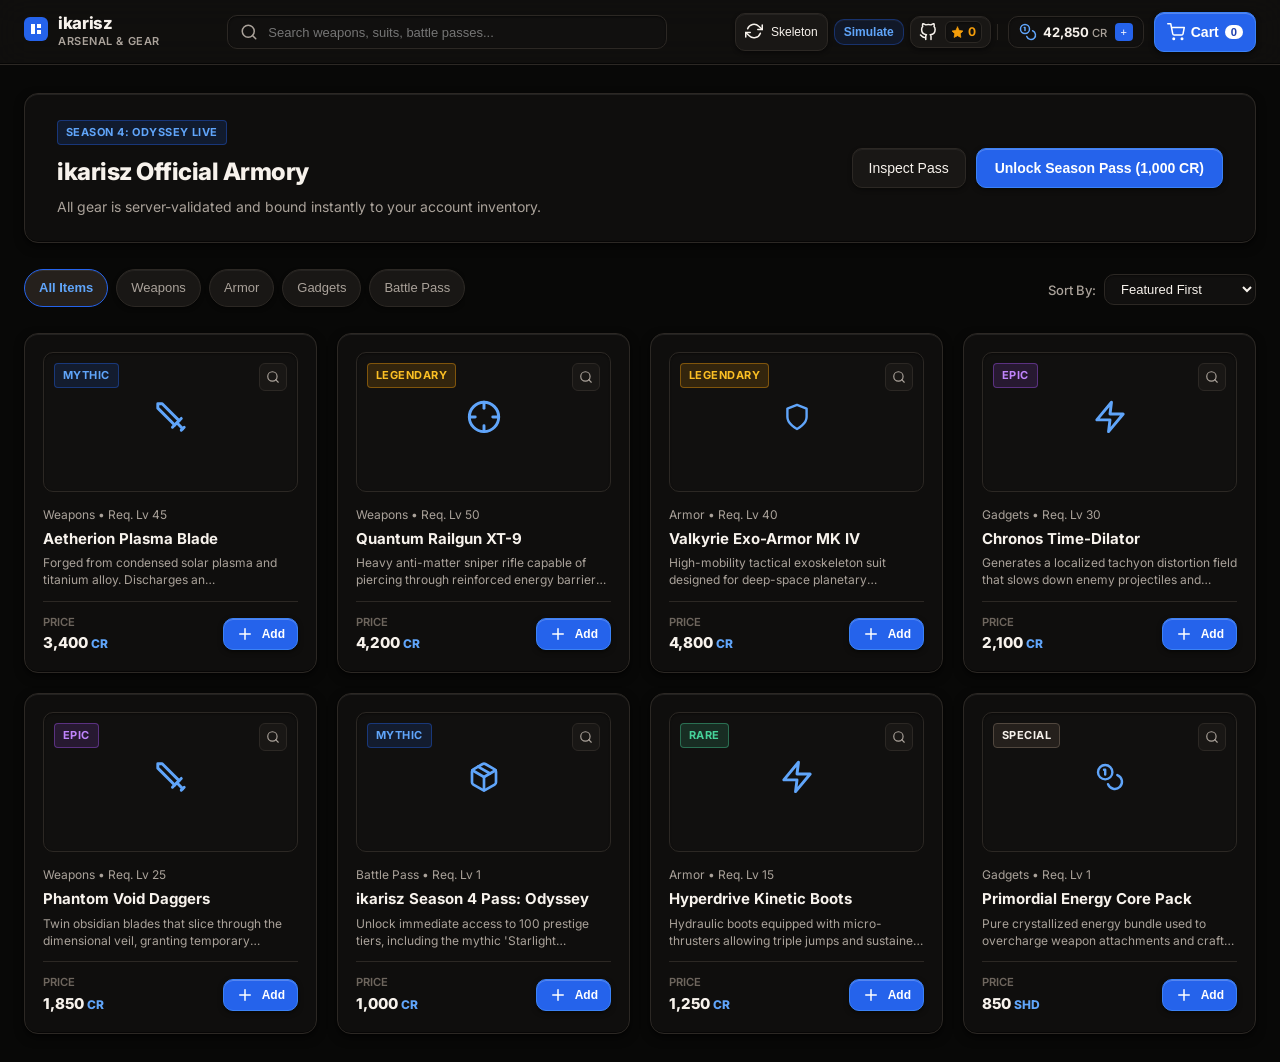
<file: templates/store/index.html>
<!DOCTYPE html>
<html lang="en">
<head>
  <meta charset="UTF-8" />
  <meta name="viewport" content="width=device-width, initial-scale=1.0" />
  <title>ikarisz Arsenal - Ember Console</title>
  <link rel="stylesheet" href="../../shared/css/styles.css" />
  <style>
    html, body {
      height: 100%;
      margin: 0;
      padding: 0;
      background-color: var(--canvas);
      color: var(--text-primary);
    }
    .store-layout {
      min-height: 100%;
      background-color: var(--canvas);
      display: flex;
      flex-direction: column;
    }
    .store-navbar {
      background-color: rgba(18, 16, 15, 0.88);
      backdrop-filter: blur(16px) saturate(115%);
      -webkit-backdrop-filter: blur(16px) saturate(115%);
      border-bottom: 1px solid var(--border-subtle);
      box-shadow: inset 0 -1px 0 rgba(0, 0, 0, 0.6);
      position: sticky;
      top: 0;
      z-index: 30;
      padding: 12px 24px;
    }
    .store-navbar-row {
      display: flex;
      align-items: center;
      justify-content: space-between;
      gap: 16px;
      width: 100%;
    }
    .store-brand-section {
      display: flex;
      align-items: center;
      gap: 10px;
      cursor: pointer;
      flex-shrink: 0;
    }
    .store-search-section.desktop-search {
      flex: 1;
      max-width: 440px;
      margin: 0 16px;
    }
    .store-search-section.mobile-search {
      display: none;
      width: 100%;
      margin-top: 10px;
    }
    .store-search-bar {
      display: flex;
      align-items: center;
      gap: 8px;
      background-color: var(--surface);
      border: 1px solid var(--border-subtle);
      border-radius: var(--radius-control);
      padding: 7px 12px;
      width: 100%;
      box-shadow: inset 0 1px 2px rgba(0,0,0,0.5);
    }
    .store-actions-section {
      display: flex;
      align-items: center;
      gap: 10px;
      flex-shrink: 0;
    }
    .store-dev-tools {
      display: flex;
      align-items: center;
      gap: 6px;
    }
    .store-container {
      max-width: 1360px;
      width: 100%;
      margin: 0 auto;
      padding: 28px 24px;
      flex: 1;
    }
    .item-card {
      background: var(--surface-raised-glass);
      backdrop-filter: blur(16px) saturate(115%);
      -webkit-backdrop-filter: blur(16px) saturate(115%);
      border: 1px solid var(--border-subtle);
      border-radius: var(--radius-module);
      padding: 18px;
      display: flex;
      flex-direction: column;
      justify-content: space-between;
      box-shadow: var(--inner-bevel), var(--shadow-md);
      transition: transform 140ms ease-out, box-shadow 140ms ease-out, border-color 140ms ease-out;
      position: relative;
    }
    .item-card:hover {
      border-color: var(--border-strong);
      box-shadow: var(--inner-bevel), var(--shadow-lg);
      transform: translateY(-2px);
    }
    .item-visual-box {
      height: 140px;
      background-color: var(--surface);
      border: 1px solid var(--border-subtle);
      border-radius: var(--radius-control);
      display: flex;
      align-items: center;
      justify-content: center;
      margin-bottom: 14px;
      position: relative;
      box-shadow: inset 0 1px 2px rgba(0,0,0,0.4);
    }
    .rarity-pill {
      font-size: 0.6875rem;
      font-weight: 700;
      text-transform: uppercase;
      letter-spacing: 0.04em;
      padding: 3px 8px;
      border-radius: 4px;
      border-width: 1px;
      border-style: solid;
    }
    .rarity-Mythic {
      background-color: rgba(37, 99, 235, 0.15);
      border-color: rgba(37, 99, 235, 0.4);
      color: #60A5FA;
    }
    .rarity-Legendary {
      background-color: rgba(245, 158, 11, 0.15);
      border-color: rgba(245, 158, 11, 0.4);
      color: #FBBF24;
    }
    .rarity-Epic {
      background-color: rgba(168, 85, 247, 0.15);
      border-color: rgba(168, 85, 247, 0.4);
      color: #C084FC;
    }
    .rarity-Rare {
      background-color: rgba(70, 211, 154, 0.15);
      border-color: rgba(70, 211, 154, 0.4);
      color: #46D39A;
    }
    .rarity-Special {
      background-color: var(--surface-pressed);
      border-color: var(--border-strong);
      color: var(--text-primary);
    }

    /* Cart Slide-Over Drawer */
    .cart-drawer-overlay {
      position: fixed;
      inset: 0;
      background-color: rgba(8, 8, 7, 0.75);
      backdrop-filter: blur(10px);
      z-index: 100;
      display: none;
      justify-content: flex-end;
    }
    .cart-drawer {
      width: 420px;
      max-width: 90%;
      height: 100%;
      background-color: var(--surface-raised);
      border-left: 1px solid var(--border-strong);
      box-shadow: var(--shadow-modal);
      display: flex;
      flex-direction: column;
      animation: slideInRight 0.25s cubic-bezier(0.16, 1, 0.3, 1) forwards;
    }
    @keyframes slideInRight {
      from { transform: translateX(100%); }
      to { transform: translateX(0); }
    }

    /* Store Responsive Breakpoints */
    .store-item-grid {
      display: grid;
      grid-template-columns: repeat(4, 1fr);
      gap: 20px;
    }

    #category-pills-container {
      display: flex;
      gap: 8px;
      overflow-x: auto;
      max-width: 100%;
      padding: 2px 0 6px;
      white-space: nowrap;
      -webkit-overflow-scrolling: touch;
      scrollbar-width: none;
      -ms-overflow-style: none;
    }
    #category-pills-container::-webkit-scrollbar {
      display: none;
      width: 0;
      height: 0;
    }

    @media (max-width: 1100px) {
      .store-navbar {
        padding: 12px 20px;
      }
      .store-item-grid {
        grid-template-columns: repeat(2, 1fr);
        gap: 16px;
      }
    }

    @media (max-width: 1024px) {
      .store-dev-tools {
        display: none !important;
      }
      .store-search-section.desktop-search {
        margin: 0 8px;
      }
    }

    @media (max-width: 768px) {
      .store-navbar {
        padding: 10px 14px;
      }
      .store-search-section.desktop-search {
        display: none !important;
      }
      .store-search-section.mobile-search {
        display: block !important;
      }
      .cart-btn-text {
        display: none;
      }
      .store-actions-section {
        gap: 6px;
      }
      .store-balance-pill {
        padding: 4px 7px !important;
      }
      .store-balance-pill span {
        font-size: 0.75rem !important;
      }
      .store-banner {
        flex-direction: column;
        align-items: flex-start !important;
        gap: 14px;
        padding: 18px !important;
      }
      .store-banner-actions {
        width: 100%;
        display: flex;
        flex-direction: column;
        gap: 8px;
      }
      .store-banner-actions button {
        width: 100%;
      }
      .store-container {
        padding: 14px 12px;
      }
    }

    @media (max-width: 600px) {
      .store-item-grid {
        grid-template-columns: 1fr;
        gap: 14px;
      }
      .cart-drawer {
        width: 100%;
        max-width: 100%;
      }
      .cart-btn-text {
        display: none;
      }
    }
  </style>
</head>
<body>
  <div class="store-layout">
    <!-- Navbar -->
    <header class="store-navbar">
      <div class="store-navbar-row">
        <!-- Brand -->
        <div class="store-brand-section">
          <span id="store-logo"></span>
          <div>
            <div style="font-weight: 800; font-size: 1.05rem; letter-spacing: -0.02em; color: var(--text-primary); line-height: 1.1;">ikarisz</div>
            <div style="font-size: 0.6875rem; color: var(--text-muted); font-weight: 600; text-transform: uppercase; letter-spacing: 0.05em;">Arsenal & Gear</div>
          </div>
        </div>

        <!-- Search Bar (Desktop / Tablet) -->
        <div class="store-search-section desktop-search">
          <div class="store-search-bar">
            <span id="icon-search" style="color: var(--text-muted); display: flex;"></span>
            <input id="store-search-input" type="text" placeholder="Search weapons, suits, battle passes..." style="border: none; background: transparent; outline: none; font-size: 0.8125rem; width: 100%; color: var(--text-primary);" oninput="handleStoreSearch(this.value)" />
          </div>
        </div>

        <!-- Right Actions (Balances + Cart + Dev Tools) -->
        <div class="store-actions-section">
          <!-- Dev Tools (Desktop only) -->
          <div class="store-dev-tools">
            <button id="btn-store-skeleton" class="btn-secondary" style="font-size: 0.75rem; padding: 5px 9px;" onclick="toggleStoreSkeleton()">
              <span id="icon-refresh"></span>
              <span id="store-skeleton-label">Skeleton</span>
            </button>
            <button class="btn-subtle" style="font-size: 0.75rem; padding: 5px 9px;" onclick="simulateStoreReload()">
              Simulate
            </button>

            <a href="https://github.com/ikarisz/ikarisz-template" target="_blank" rel="noopener noreferrer" class="github-repo-btn" style="text-decoration: none; padding: 4px 8px;" title="View repository on GitHub">
              <span id="icon-store-github" style="display: flex; align-items: center;"></span>
              <span class="github-star-pill" style="padding: 1px 5px;">
                <span id="icon-store-star" style="display: flex; align-items: center;"></span>
                <span id="store-stars-count">0</span>
              </span>
            </a>

            <div style="width: 1px; height: 16px; background-color: var(--border-subtle);"></div>
          </div>

          <!-- Player Balances Pill -->
          <div class="store-balance-pill" style="display: flex; align-items: center; gap: 6px; background-color: var(--surface); border: 1px solid var(--border-subtle); border-radius: var(--radius-control); padding: 5px 10px; box-shadow: inset 0 1px 2px rgba(0,0,0,0.4);">
            <span id="icon-coins" style="color: #60A5FA; display: flex;"></span>
            <div style="font-size: 0.8125rem; font-weight: 700; color: var(--text-primary); white-space: nowrap;">
              <span id="player-credits">42,850</span> <span style="font-size: 0.7rem; color: var(--text-muted); font-weight: 500;">CR</span>
            </div>
            <button style="border: none; background: var(--cta-primary); color: #FFFFFF; border-radius: 4px; width: 18px; height: 18px; font-size: 11px; cursor: pointer; display: flex; align-items: center; justify-content: center; margin-left: 2px;" onclick="topUpCredits()" title="Deposit Credits">+</button>
          </div>

          <!-- Cart Button -->
          <button class="btn-primary" style="padding: 6px 12px; gap: 6px;" onclick="openCart()">
            <span id="icon-cart" style="display: flex;"></span>
            <span class="cart-btn-text">Cart</span>
            <span id="cart-counter-badge" style="background-color: #FFFFFF; color: #1E40AF; font-size: 0.7rem; font-weight: 800; padding: 1px 6px; border-radius: 9999px;">0</span>
          </button>
        </div>
      </div>

      <!-- Search Bar (Mobile Only <= 768px) -->
      <div class="store-search-section mobile-search">
        <div class="store-search-bar">
          <span id="icon-search-mobile" style="color: var(--text-muted); display: flex;"></span>
          <input id="store-search-input-mobile" type="text" placeholder="Search weapons, suits, battle passes..." style="border: none; background: transparent; outline: none; font-size: 0.8125rem; width: 100%; color: var(--text-primary);" oninput="handleStoreSearch(this.value)" />
        </div>
      </div>
    </header>

    <!-- Main Store Content -->
    <main class="store-container">
      <!-- Announcement Banner -->
      <div class="card store-banner" style="margin-bottom: 24px; display: flex; align-items: center; justify-content: space-between; padding: 24px 32px;">
        <div>
          <div class="rarity-pill rarity-Mythic" style="display: inline-block; margin-bottom: 8px;">SEASON 4: ODYSSEY LIVE</div>
          <h1 style="font-size: 1.5rem; font-weight: 800; color: var(--text-primary); margin: 0; letter-spacing: -0.02em;">ikarisz Official Armory</h1>
          <p style="font-size: 0.875rem; color: var(--text-muted); margin: 6px 0 0 0;">All gear is server-validated and bound instantly to your account inventory.</p>
        </div>
        <div class="store-banner-actions" style="display: flex; gap: 10px;">
          <button class="btn-secondary" onclick="filterCategory('Battle Pass')">Inspect Pass</button>
          <button class="btn-primary" onclick="quickBuyItem('item-06')">Unlock Season Pass (1,000 CR)</button>
        </div>
      </div>

      <!-- Filter & Sort Bar -->
      <div style="display: flex; align-items: center; justify-content: space-between; margin-bottom: 20px; flex-wrap: wrap; gap: 12px;">
        <!-- Category Pills -->
        <div id="category-pills-container">
          <!-- Generated via JS -->
        </div>

        <!-- Sort Select -->
        <div style="display: flex; align-items: center; gap: 8px;">
          <span style="font-size: 0.8125rem; color: var(--text-muted); font-weight: 500;">Sort By:</span>
          <select id="store-sort-select" style="background-color: var(--surface); border: 1px solid var(--border-subtle); border-radius: var(--radius-control); padding: 6px 12px; font-size: 0.8125rem; color: var(--text-primary); outline: none; box-shadow: inset 0 1px 2px rgba(0,0,0,0.4);" onchange="handleSortChange(this.value)">
            <option value="featured">Featured First</option>
            <option value="price-asc">Price: Low to High</option>
            <option value="price-desc">Price: High to Low</option>
            <option value="rating">Highest Rated</option>
          </select>
        </div>
      </div>

      <!-- Item Grid -->
      <div id="item-grid" class="store-item-grid">
        <!-- Generated via JS or Rendered as Skeleton -->
      </div>
    </main>
  </div>

  <!-- Cart Slide-Over Drawer -->
  <div id="cart-drawer-overlay" class="cart-drawer-overlay" onclick="closeCartOnOverlay(event)">
    <div class="cart-drawer">
      <div style="padding: 20px 24px; border-bottom: 1px solid var(--border-subtle); display: flex; align-items: center; justify-content: space-between;">
        <div style="display: flex; align-items: center; gap: 8px;">
          <span id="drawer-cart-icon" style="color: #60A5FA;"></span>
          <h2 style="font-size: 1.1rem; font-weight: 700; color: var(--text-primary); margin: 0;">Your Armory Cart</h2>
        </div>
        <button style="border: none; background: transparent; cursor: pointer; color: var(--text-muted);" onclick="closeCart()">
          <span id="cart-close-icon"></span>
        </button>
      </div>

      <!-- Cart Items List -->
      <div id="cart-items-container" style="flex: 1; overflow-y: auto; padding: 20px 24px; display: flex; flex-direction: column; gap: 14px;">
        <!-- Populated via JS -->
      </div>

      <!-- Cart Summary & Checkout Footer -->
      <div style="padding: 20px 24px; border-top: 1px solid var(--border-subtle); background-color: var(--surface);">
        <div style="display: flex; justify-content: space-between; font-size: 0.8125rem; color: var(--text-muted); margin-bottom: 6px;">
          <span>Subtotal</span>
          <span id="cart-subtotal" style="font-weight: 600; color: var(--text-primary);">0 Credits</span>
        </div>
        <div style="display: flex; justify-content: space-between; font-size: 0.8125rem; color: var(--text-muted); margin-bottom: 12px;">
          <span>Transaction Platform Fee</span>
          <span style="font-weight: 600; color: var(--success);">0 CR (Free)</span>
        </div>
        <div style="display: flex; justify-content: space-between; font-size: 1.125rem; font-weight: 800; color: var(--text-primary); margin-bottom: 16px; padding-top: 8px; border-top: 1px solid var(--border-subtle);">
          <span>Total Balance Due</span>
          <span id="cart-total" style="color: #60A5FA;">0 Credits</span>
        </div>

        <button id="btn-checkout" class="btn-primary" style="width: 100%; padding: 12px; font-size: 0.9375rem;" onclick="processCheckout()">
          Authorize Checkout
        </button>
      </div>
    </div>
  </div>

  <!-- Item Detail Modal -->
  <div id="item-modal" style="display: none; position: fixed; inset: 0; background-color: rgba(8, 8, 7, 0.75); backdrop-filter: blur(10px); z-index: 1000; align-items: center; justify-content: center;">
    <div style="background-color: var(--surface-raised); border-radius: var(--radius-modal); width: 520px; max-width: 90%; padding: 24px; box-shadow: var(--shadow-modal); border: 1px solid var(--border-strong);" id="item-modal-content">
      <!-- Injected via JS -->
    </div>
  </div>

  <!-- Toast Container -->
  <div id="toast-container" class="toast-container"></div>

  <!-- Scripts -->
  <script src="../../shared/js/icons.js"></script>
  <script src="../../shared/js/mock-data.js"></script>
  <script>
    let isStoreSkeleton = false;
    let activeCategory = 'All Items';
    let searchQuery = '';
    let sortMode = 'featured';
    let cart = [];

    function initStoreIcons() {
      document.getElementById('store-logo').innerHTML = IkariszIcons.logo;
      document.getElementById('icon-search').innerHTML = IkariszIcons.search;
      if (document.getElementById('icon-search-mobile')) document.getElementById('icon-search-mobile').innerHTML = IkariszIcons.search;
      document.getElementById('icon-refresh').innerHTML = IkariszIcons.refresh;
      document.getElementById('icon-coins').innerHTML = IkariszIcons.coins;
      document.getElementById('icon-cart').innerHTML = IkariszIcons.cart;
      document.getElementById('drawer-cart-icon').innerHTML = IkariszIcons.cart;
      document.getElementById('cart-close-icon').innerHTML = IkariszIcons.x;
      if (document.getElementById('icon-store-github')) document.getElementById('icon-store-github').innerHTML = IkariszIcons.github;
      if (document.getElementById('icon-store-star')) document.getElementById('icon-store-star').innerHTML = IkariszIcons.star;
      fetchGitHubStars();
    }

    async function fetchGitHubStars() {
      const starEl = document.getElementById('store-stars-count');
      if (!starEl) return;
      try {
        const res = await fetch('https://api.github.com/repos/ikarisz/ikarisz-template');
        if (res.ok) {
          const data = await res.json();
          if (typeof data.stargazers_count === 'number') {
            starEl.textContent = data.stargazers_count;
          }
        }
      } catch (e) {}
    }

    function renderCategoryPills() {
      const container = document.getElementById('category-pills-container');
      container.innerHTML = IkariszData.store.categories.map(cat => {
        const isActive = cat === activeCategory;
        return `
          <button class="btn-secondary" style="font-size: 0.8125rem; padding: 6px 14px; border-radius: 9999px; ${isActive ? 'background-color: var(--surface-pressed); color: #60A5FA; border-color: #2563EB; font-weight: 600; box-shadow: inset 0 1px 0 rgba(255,255,255,0.08);' : 'color: var(--text-muted);'}" onclick="filterCategory('${cat}')">
            ${cat}
          </button>
        `;
      }).join('');
    }

    function getItemVectorSvg(type) {
      if (type === 'sword') return IkariszIcons.sword;
      if (type === 'crosshair') return IkariszIcons.crosshair;
      if (type === 'shield') return IkariszIcons.shield;
      if (type === 'zap') return IkariszIcons.zap;
      if (type === 'package') return IkariszIcons.package;
      if (type === 'coins') return IkariszIcons.coins;
      return IkariszIcons.package;
    }

    function renderItemGrid() {
      const grid = document.getElementById('item-grid');

      if (isStoreSkeleton) {
        grid.innerHTML = Array(8).fill(0).map(() => `
          <div class="item-card">
            <div class="skeleton-box" style="height: 140px; margin-bottom: 14px;"></div>
            <div class="skeleton-text" style="width: 35%; height: 10px; margin-bottom: 8px;"></div>
            <div class="skeleton-text" style="width: 80%; height: 16px; margin-bottom: 8px;"></div>
            <div class="skeleton-text" style="width: 100%; height: 10px; margin-bottom: 14px;"></div>
            <div style="display: flex; justify-content: space-between; align-items: center; margin-top: 10px;">
              <div class="skeleton-text" style="width: 30%; height: 16px; margin: 0;"></div>
              <div class="skeleton-box" style="width: 80px; height: 32px; border-radius: 6px;"></div>
            </div>
          </div>
        `).join('');
        return;
      }

      let items = IkariszData.store.items.filter(item => {
        if (activeCategory !== 'All Items' && item.category !== activeCategory) return false;
        if (searchQuery && !item.name.toLowerCase().includes(searchQuery.toLowerCase())) return false;
        return true;
      });

      if (sortMode === 'price-asc') items.sort((a, b) => a.price - b.price);
      if (sortMode === 'price-desc') items.sort((a, b) => b.price - a.price);
      if (sortMode === 'rating') items.sort((a, b) => parseFloat(b.rating) - parseFloat(a.rating));

      if (items.length === 0) {
        grid.innerHTML = `<div style="grid-column: 1 / -1; text-align: center; padding: 48px; color: var(--text-muted); background: var(--surface-raised); border-radius: var(--radius-module); border: 1px solid var(--border-subtle);">No equipment found in the armory matching your filter.</div>`;
        return;
      }

      grid.innerHTML = items.map(item => `
        <div class="item-card">
          <div>
            <div class="item-visual-box">
              <span class="rarity-pill rarity-${item.rarity}" style="position: absolute; top: 10px; left: 10px;">${item.rarity}</span>
              <div style="color: #60A5FA; transform: scale(1.6);">
                ${getItemVectorSvg(item.svgType)}
              </div>
              <button style="position: absolute; top: 10px; right: 10px; border: 1px solid var(--border-subtle); background: var(--surface-raised); border-radius: 6px; width: 28px; height: 28px; display: flex; align-items: center; justify-content: center; cursor: pointer; color: var(--text-muted);" onclick="inspectItem('${item.id}')" title="Inspect Stats">
                ${IkariszIcons.search}
              </button>
            </div>

            <div style="font-size: 0.75rem; color: var(--text-muted); margin-bottom: 4px;">${item.category} • Req. Lv ${item.levelReq}</div>
            <div style="font-size: 0.9375rem; font-weight: 700; color: var(--text-primary); line-height: 1.3; margin-bottom: 6px;">${item.name}</div>
            <p style="font-size: 0.75rem; color: var(--text-muted); margin: 0 0 12px 0; line-height: 1.45; display: -webkit-box; -webkit-line-clamp: 2; -webkit-box-orient: vertical; overflow: hidden;">
              ${item.description}
            </p>
          </div>

          <div style="display: flex; align-items: center; justify-content: space-between; padding-top: 12px; border-top: 1px solid var(--border-subtle);">
            <div>
              <div style="font-size: 0.7rem; color: var(--text-subdued); text-transform: uppercase; font-weight: 600;">Price</div>
              <div style="font-size: 0.9375rem; font-weight: 800; color: var(--text-primary);">
                ${item.price.toLocaleString()} <span style="font-size: 0.75rem; color: #60A5FA;">${item.currency === 'credits' ? 'CR' : 'SHD'}</span>
              </div>
            </div>
            <button class="btn-primary" style="font-size: 0.75rem; padding: 6px 12px; min-height: 32px;" onclick="addToCart('${item.id}')">
              ${IkariszIcons.plus} Add
            </button>
          </div>
        </div>
      `).join('');
    }

    function toggleStoreSkeleton() {
      isStoreSkeleton = !isStoreSkeleton;
      document.getElementById('store-skeleton-label').innerText = isStoreSkeleton ? 'Disable Skeleton' : 'Skeleton';
      renderItemGrid();
      showToast(isStoreSkeleton ? 'Store Skeleton View Enabled' : 'Real Storefront Rendered');
    }

    function simulateStoreReload() {
      isStoreSkeleton = true;
      renderItemGrid();
      showToast('Fetching latest in-game catalog...');

      setTimeout(() => {
        isStoreSkeleton = false;
        renderItemGrid();
        showToast('Store catalog successfully updated');
      }, 1200);
    }

    function filterCategory(cat) {
      activeCategory = cat;
      renderCategoryPills();
      renderItemGrid();
    }

    function handleStoreSearch(val) {
      searchQuery = val;
      const desk = document.getElementById('store-search-input');
      const mob = document.getElementById('store-search-input-mobile');
      if (desk && desk.value !== val) desk.value = val;
      if (mob && mob.value !== val) mob.value = val;
      renderItemGrid();
    }

    function handleSortChange(val) {
      sortMode = val;
      renderItemGrid();
    }

    function addToCart(itemId) {
      const item = IkariszData.store.items.find(i => i.id === itemId);
      if (!item) return;

      const existing = cart.find(c => c.item.id === itemId);
      if (existing) {
        existing.quantity += 1;
      } else {
        cart.push({ item, quantity: 1 });
      }

      updateCartUI();
      showToast(`Added ${item.name} to Cart`);
    }

    function updateCartUI() {
      const totalCount = cart.reduce((sum, entry) => sum + entry.quantity, 0);
      document.getElementById('cart-counter-badge').innerText = totalCount;

      const container = document.getElementById('cart-items-container');
      if (cart.length === 0) {
        container.innerHTML = `
          <div style="text-align: center; padding: 48px 12px; color: var(--text-muted);">
            <div style="margin-bottom: 12px; display: inline-block; color: var(--border-strong);">${IkariszIcons.cart}</div>
            <div style="font-weight: 600; color: var(--text-primary); font-size: 0.9375rem;">Your cart is empty</div>
            <div style="font-size: 0.8125rem; color: var(--text-muted); margin-top: 4px;">Browse the armory to acquire elite gear.</div>
          </div>
        `;
        document.getElementById('cart-subtotal').innerText = '0 Credits';
        document.getElementById('cart-total').innerText = '0 Credits';
        document.getElementById('btn-checkout').disabled = true;
        document.getElementById('btn-checkout').style.opacity = '0.5';
        return;
      }

      document.getElementById('btn-checkout').disabled = false;
      document.getElementById('btn-checkout').style.opacity = '1';

      let totalPrice = 0;
      container.innerHTML = cart.map(entry => {
        const itemTotal = entry.item.price * entry.quantity;
        totalPrice += itemTotal;
        return `
          <div style="display: flex; gap: 12px; padding: 12px; border: 1px solid var(--border-subtle); border-radius: var(--radius-control); background-color: var(--surface);">
            <div style="width: 48px; height: 48px; background-color: var(--surface-raised); border: 1px solid var(--border-subtle); border-radius: 6px; display: flex; align-items: center; justify-content: center; color: #60A5FA;">
              ${getItemVectorSvg(entry.item.svgType)}
            </div>
            <div style="flex: 1;">
              <div style="font-size: 0.8125rem; font-weight: 700; color: var(--text-primary); line-height: 1.2;">${entry.item.name}</div>
              <div style="font-size: 0.75rem; color: #60A5FA; font-weight: 600; margin-top: 2px;">
                ${entry.item.price.toLocaleString()} CR each
              </div>
              <div style="display: flex; align-items: center; gap: 8px; margin-top: 8px;">
                <button style="border: 1px solid var(--border-subtle); background: var(--surface-raised); color: var(--text-primary); border-radius: 4px; width: 22px; height: 22px; cursor: pointer;" onclick="changeQty('${entry.item.id}', -1)">-</button>
                <span style="font-size: 0.8125rem; font-weight: 600; color: var(--text-primary);">${entry.quantity}</span>
                <button style="border: 1px solid var(--border-subtle); background: var(--surface-raised); color: var(--text-primary); border-radius: 4px; width: 22px; height: 22px; cursor: pointer;" onclick="changeQty('${entry.item.id}', 1)">+</button>
                <button style="border: none; background: transparent; color: var(--danger); font-size: 0.75rem; margin-left: auto; cursor: pointer;" onclick="removeFromCart('${entry.item.id}')">Remove</button>
              </div>
            </div>
          </div>
        `;
      }).join('');

      document.getElementById('cart-subtotal').innerText = `${totalPrice.toLocaleString()} Credits`;
      document.getElementById('cart-total').innerText = `${totalPrice.toLocaleString()} Credits`;
    }

    function changeQty(itemId, delta) {
      const entry = cart.find(c => c.item.id === itemId);
      if (!entry) return;
      entry.quantity += delta;
      if (entry.quantity <= 0) {
        cart = cart.filter(c => c.item.id !== itemId);
      }
      updateCartUI();
    }

    function removeFromCart(itemId) {
      cart = cart.filter(c => c.item.id !== itemId);
      updateCartUI();
      showToast('Item removed from cart');
    }

    function openCart() {
      document.getElementById('cart-drawer-overlay').style.display = 'flex';
      updateCartUI();
    }

    function closeCart() {
      document.getElementById('cart-drawer-overlay').style.display = 'none';
    }

    function closeCartOnOverlay(e) {
      if (e.target.id === 'cart-drawer-overlay') closeCart();
    }

    function processCheckout() {
      if (cart.length === 0) return;
      const totalCost = cart.reduce((sum, entry) => sum + (entry.item.price * entry.quantity), 0);
      let currentCredits = IkariszData.store.userBalance.credits;

      if (currentCredits < totalCost) {
        showToast('Insufficient Credits! Please top up your wallet.');
        return;
      }

      IkariszData.store.userBalance.credits -= totalCost;
      document.getElementById('player-credits').innerText = IkariszData.store.userBalance.credits.toLocaleString();
      const purchasedCount = cart.reduce((sum, entry) => sum + entry.quantity, 0);
      cart = [];
      updateCartUI();
      closeCart();

      showToast(`Transaction approved! ${purchasedCount} item(s) delivered to inventory.`);
    }

    function inspectItem(itemId) {
      const item = IkariszData.store.items.find(i => i.id === itemId);
      if (!item) return;

      const modal = document.getElementById('item-modal');
      const content = document.getElementById('item-modal-content');

      let statsHtml = '';
      for (const [k, v] of Object.entries(item.stats)) {
        statsHtml += `
          <div style="background-color: var(--surface); border: 1px solid var(--border-subtle); border-radius: 6px; padding: 8px 12px;">
            <div style="font-size: 0.7rem; color: var(--text-muted); text-transform: uppercase; font-weight: 600;">${k}</div>
            <div style="font-size: 0.875rem; font-weight: 700; color: var(--text-primary);">${v}</div>
          </div>
        `;
      }

      content.innerHTML = `
        <div style="display: flex; justify-content: space-between; align-items: flex-start; margin-bottom: 16px;">
          <div>
            <span class="rarity-pill rarity-${item.rarity}">${item.rarity}</span>
            <h2 style="font-size: 1.25rem; font-weight: 800; color: var(--text-primary); margin: 8px 0 0 0;">${item.name}</h2>
            <div style="font-size: 0.75rem; color: var(--text-muted);">Category: ${item.category} • Required Rank: Lv ${item.levelReq}</div>
          </div>
          <button style="border: none; background: transparent; cursor: pointer; color: var(--text-muted);" onclick="closeInspectModal()">
            ${IkariszIcons.x}
          </button>
        </div>

        <div style="height: 160px; background-color: var(--surface); border: 1px solid var(--border-subtle); border-radius: var(--radius-control); display: flex; align-items: center; justify-content: center; margin-bottom: 16px; color: #60A5FA; transform: scale(1.4);">
          ${getItemVectorSvg(item.svgType)}
        </div>

        <p style="font-size: 0.8125rem; color: var(--text-muted); line-height: 1.5; margin-bottom: 16px;">${item.description}</p>

        <div style="display: grid; grid-template-columns: repeat(2, 1fr); gap: 10px; margin-bottom: 20px;">
          ${statsHtml}
        </div>

        <div style="display: flex; justify-content: space-between; align-items: center; padding-top: 16px; border-top: 1px solid var(--border-subtle);">
          <div style="font-size: 1.25rem; font-weight: 800; color: var(--text-primary);">
            ${item.price.toLocaleString()} <span style="font-size: 0.8125rem; color: #60A5FA;">Credits</span>
          </div>
          <div style="display: flex; gap: 10px;">
            <button class="btn-secondary" onclick="closeInspectModal()">Close</button>
            <button class="btn-primary" onclick="addToCart('${item.id}'); closeInspectModal();">Add to Cart</button>
          </div>
        </div>
      `;

      modal.style.display = 'flex';
    }

    function closeInspectModal() {
      document.getElementById('item-modal').style.display = 'none';
    }

    function quickBuyItem(itemId) {
      addToCart(itemId);
      openCart();
    }

    function topUpCredits() {
      IkariszData.store.userBalance.credits += 5000;
      document.getElementById('player-credits').innerText = IkariszData.store.userBalance.credits.toLocaleString();
      showToast('Simulated +5,000 Credits deposit credited to your wallet');
    }

    function showToast(message) {
      const container = document.getElementById('toast-container');
      const toast = document.createElement('div');
      toast.className = 'toast';
      toast.innerHTML = `<span style="color: #60A5FA;">${IkariszIcons.check}</span><span>${message}</span>`;
      container.appendChild(toast);
      setTimeout(() => {
        toast.style.opacity = '0';
        setTimeout(() => toast.remove(), 250);
      }, 3000);
    }

    window.addEventListener('DOMContentLoaded', () => {
      initStoreIcons();
      renderCategoryPills();
      renderItemGrid();
      updateCartUI();
    });
  </script>
</body>
</html>
</file>
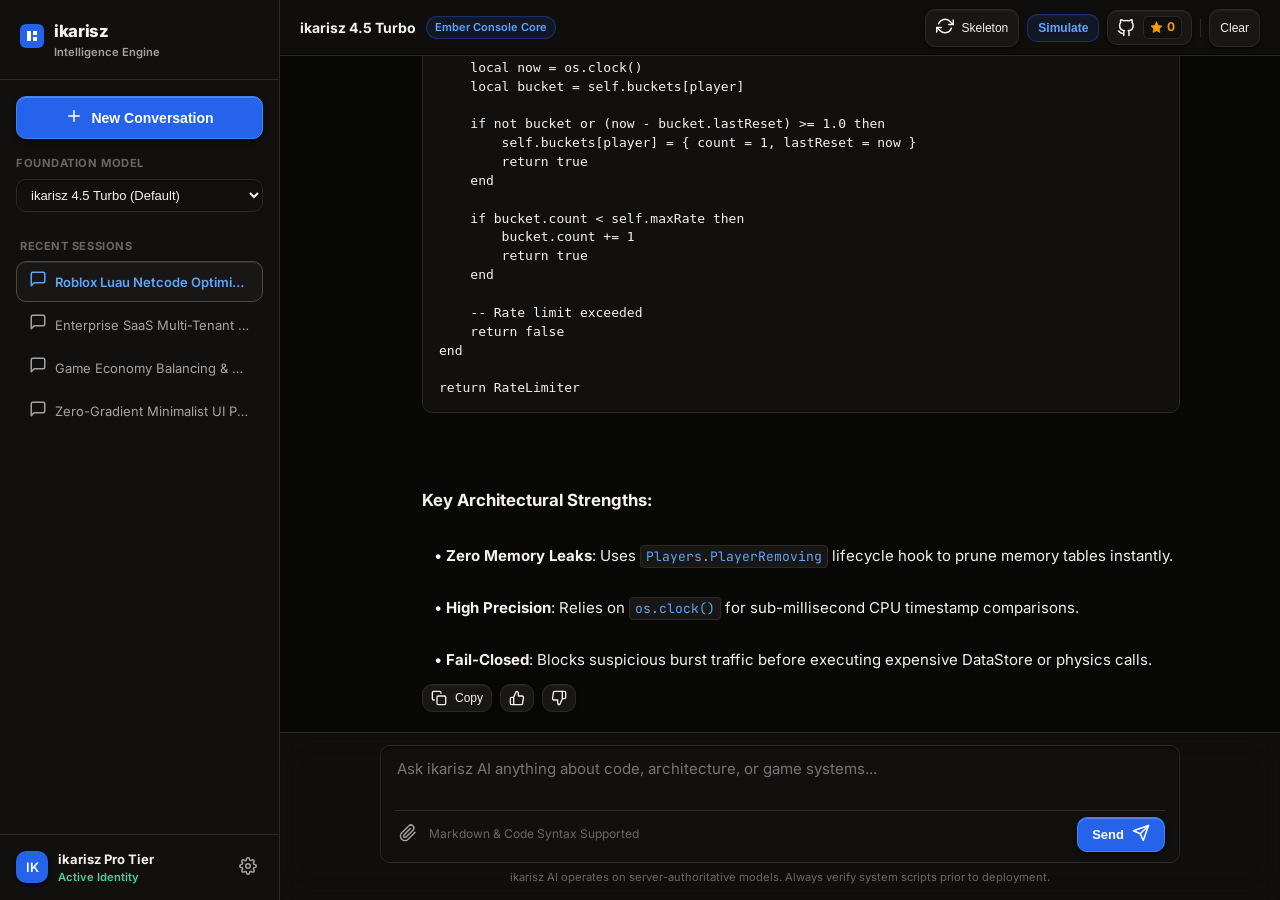
<file: ai.html>
<!DOCTYPE html>
<html lang="en">
<head>
  <meta charset="UTF-8" />
  <meta name="viewport" content="width=device-width, initial-scale=1.0" />
  <title>ikarisz Intelligence - Ember Console</title>
  <link rel="stylesheet" href="styles.css" />
  <style>
    html, body {
      height: 100%;
      margin: 0;
      padding: 0;
      background-color: var(--canvas);
      color: var(--text-primary);
    }
    .ai-layout {
      display: flex;
      height: 100%;
      max-height: 100%;
      background-color: var(--canvas);
      overflow: hidden;
    }
    .ai-sidebar {
      width: 280px;
      background-color: var(--surface);
      border-right: 1px solid var(--border-subtle);
      display: flex;
      flex-direction: column;
      flex-shrink: 0;
      height: 100%;
    }
    .ai-main {
      flex: 1;
      display: flex;
      flex-direction: column;
      height: 100%;
      max-height: 100%;
      background-color: var(--canvas);
      position: relative;
      min-width: 0;
      overflow: hidden;
    }
    .ai-header {
      height: 56px;
      border-bottom: 1px solid var(--border-subtle);
      box-shadow: inset 0 -1px 0 rgba(0, 0, 0, 0.6);
      display: flex;
      align-items: center;
      justify-content: space-between;
      padding: 0 20px;
      background-color: rgba(18, 16, 15, 0.85);
      backdrop-filter: blur(16px) saturate(115%);
      -webkit-backdrop-filter: blur(16px) saturate(115%);
      flex-shrink: 0;
      gap: 12px;
    }
    .ai-chat-thread {
      flex: 1;
      overflow-y: auto;
      padding: 20px 16px;
      display: flex;
      flex-direction: column;
      align-items: center;
      min-width: 0;
      -webkit-overflow-scrolling: touch;
    }
    .ai-thread-inner {
      width: 100%;
      max-width: 800px;
      min-width: 0;
      display: flex;
      flex-direction: column;
      gap: 20px;
    }
    .message-user {
      align-self: flex-end;
      max-width: 80%;
      background-color: var(--surface-raised);
      border: 1px solid var(--border-subtle);
      border-radius: 14px 14px 4px 14px;
      padding: 12px 18px;
      color: var(--text-primary);
      font-size: 0.9375rem;
      line-height: 1.5;
      word-break: break-word;
      box-shadow: var(--inner-highlight), var(--shadow-sm);
    }
    .message-assistant {
      align-self: flex-start;
      width: 100%;
      min-width: 0;
      display: flex;
      gap: 12px;
    }
    .message-avatar {
      width: 30px;
      height: 30px;
      border-radius: 8px;
      background-color: var(--cta-primary);
      color: #FFFFFF;
      display: flex;
      align-items: center;
      justify-content: center;
      flex-shrink: 0;
      font-size: 0.75rem;
      font-weight: 700;
      box-shadow: 0 2px 5px rgba(0,0,0,0.5);
    }
    .message-body {
      flex: 1;
      min-width: 0;
      max-width: 100%;
      font-size: 0.9375rem;
      line-height: 1.6;
      color: var(--text-primary);
      overflow: hidden;
    }
    .code-block {
      background-color: var(--surface);
      border: 1px solid var(--border-subtle);
      border-radius: var(--radius-control);
      margin: 12px 0;
      overflow: hidden;
      font-family: var(--font-mono);
      font-size: 0.8125rem;
      width: 100%;
      max-width: 100%;
      min-width: 0;
      box-shadow: inset 0 1px 2px rgba(0,0,0,0.5);
    }
    .code-header {
      background-color: var(--surface-raised);
      border-bottom: 1px solid var(--border-subtle);
      padding: 6px 14px;
      display: flex;
      align-items: center;
      justify-content: space-between;
      color: var(--text-muted);
      font-size: 0.75rem;
      font-weight: 600;
    }
    .code-content {
      padding: 14px 16px;
      margin: 0;
      overflow-x: auto;
      max-width: 100%;
      white-space: pre;
      -webkit-overflow-scrolling: touch;
      color: var(--text-primary);
      line-height: 1.45;
    }
    .code-content code {
      white-space: pre;
    }
    .prompt-card {
      background: var(--surface-raised-glass);
      backdrop-filter: blur(16px);
      border: 1px solid var(--border-subtle);
      border-radius: var(--radius-control);
      padding: 14px;
      cursor: pointer;
      box-shadow: var(--inner-highlight), var(--shadow-sm);
      transition: all 140ms ease-out;
      text-align: left;
    }
    .prompt-card:hover {
      border-color: var(--border-strong);
      background-color: var(--surface-hover);
      transform: translateY(-1px);
    }
    .ai-input-wrapper {
      padding: 12px 18px 14px;
      background-color: rgba(18, 16, 15, 0.88);
      backdrop-filter: blur(16px);
      display: flex;
      flex-direction: column;
      align-items: center;
      flex-shrink: 0;
      width: 100%;
      border-top: 1px solid var(--border-subtle);
    }
    .ai-input-box {
      width: 100%;
      max-width: 800px;
      background-color: var(--surface);
      border: 1px solid var(--border-subtle);
      border-radius: var(--radius-control);
      padding: 10px 14px;
      display: flex;
      flex-direction: column;
      box-shadow: inset 0 1px 2px rgba(0, 0, 0, 0.5);
      transition: border-color 140ms ease-out;
    }
    .ai-input-box:focus-within {
      border-color: #2563EB;
      box-shadow: inset 0 1px 2px rgba(0, 0, 0, 0.5), 0 0 0 1px #2563EB;
    }
    .chat-history-item {
      display: flex;
      align-items: center;
      justify-content: space-between;
      padding: 8px 12px;
      border-radius: var(--radius-control);
      font-size: 0.8125rem;
      color: var(--text-muted);
      cursor: pointer;
      text-decoration: none;
      border: 1px solid transparent;
      transition: all 140ms ease-out;
      margin-bottom: 2px;
    }
    .chat-history-item:hover {
      background-color: var(--surface-hover);
      color: var(--text-primary);
    }
    .chat-history-item.active {
      background-color: var(--surface-raised);
      border-color: var(--border-strong);
      color: #60A5FA;
      font-weight: 600;
      box-shadow: inset 0 1px 0 rgba(255, 255, 255, 0.08);
    }

    /* AI Responsive Breakpoints for Tablet & Mobile */
    .ai-menu-btn {
      display: none;
      border: 1px solid var(--border-subtle);
      background: var(--surface-raised);
      border-radius: var(--radius-control);
      padding: 6px;
      cursor: pointer;
      color: var(--text-primary);
      align-items: center;
      justify-content: center;
    }
    .ai-sidebar-backdrop {
      display: none;
      position: fixed;
      inset: 0;
      background-color: rgba(8, 8, 7, 0.75);
      backdrop-filter: blur(8px);
      z-index: 45;
    }
    .prompt-grid {
      display: grid;
      grid-template-columns: repeat(2, 1fr);
      gap: 12px;
      width: 100%;
    }
    .ai-dev-tools {
      display: flex;
      align-items: center;
      gap: 8px;
    }

    @media (max-width: 900px) {
      .ai-menu-btn {
        display: inline-flex;
      }
      .ai-sidebar {
        position: fixed;
        top: 0;
        bottom: 0;
        left: 0;
        z-index: 50;
        transform: translateX(-100%);
        transition: transform 0.25s cubic-bezier(0.16, 1, 0.3, 1);
        box-shadow: var(--shadow-modal);
        width: 280px;
      }
      .ai-sidebar.open {
        transform: translateX(0);
      }
      .ai-sidebar-backdrop.open {
        display: block;
      }
      .ai-header {
        padding: 0 14px;
      }
      .ai-chat-thread {
        padding: 14px 12px;
      }
    }

    @media (max-width: 640px) {
      .ai-dev-tools {
        display: none !important;
      }
      .prompt-grid {
        grid-template-columns: 1fr;
        gap: 10px;
      }
      .message-user {
        max-width: 92%;
        font-size: 0.875rem;
        padding: 10px 14px;
      }
      .ai-header-badge {
        display: none !important;
      }
      .ai-header {
        padding: 0 12px;
      }
      .ai-input-wrapper {
        padding: 8px 12px 10px;
      }
      .ai-disclaimer {
        font-size: 0.65rem !important;
        margin-top: 4px !important;
        line-height: 1.2 !important;
      }
    }
  </style>
</head>
<body>
  <div class="ai-layout">
    <!-- Mobile Sidebar Backdrop -->
    <div id="ai-sidebar-backdrop" class="ai-sidebar-backdrop" onclick="toggleAISidebar()"></div>

    <!-- Sidebar -->
    <aside id="ai-sidebar" class="ai-sidebar">
      <div style="padding: 18px 20px; border-bottom: 1px solid var(--border-subtle); display: flex; align-items: center; justify-content: space-between;">
        <div style="display: flex; align-items: center; gap: 10px;">
          <span id="ai-logo"></span>
          <div>
            <div style="font-weight: 800; font-size: 1.05rem; letter-spacing: -0.02em; color: var(--text-primary);">ikarisz</div>
            <div style="font-size: 0.7rem; color: var(--text-muted); font-weight: 600;">Intelligence Engine</div>
          </div>
        </div>
        <button class="ai-menu-btn" style="border: none; background: transparent;" onclick="toggleAISidebar()">
          <span id="icon-close-ai-sidebar"></span>
        </button>
      </div>

      <!-- New Chat Button -->
      <div style="padding: 16px 16px 8px;">
        <button class="btn-primary" style="width: 100%; padding: 10px; font-size: 0.875rem;" onclick="startNewChat()">
          <span id="icon-plus"></span> New Conversation
        </button>
      </div>

      <!-- Model Switcher Selector -->
      <div style="padding: 8px 16px 16px;">
        <div style="font-size: 0.7rem; font-weight: 700; color: var(--text-subdued); text-transform: uppercase; letter-spacing: 0.05em; margin-bottom: 6px;">Foundation Model</div>
        <select id="model-select" style="width: 100%; background-color: var(--surface); border: 1px solid var(--border-subtle); border-radius: var(--radius-control); padding: 7px 10px; font-size: 0.8125rem; color: var(--text-primary); outline: none; box-shadow: inset 0 1px 2px rgba(0,0,0,0.4);" onchange="handleModelChange(this.value)">
          <!-- Options populated via JS -->
        </select>
      </div>

      <!-- History List -->
      <div style="flex: 1; overflow-y: auto; padding: 0 16px 16px;">
        <div style="font-size: 0.7rem; font-weight: 700; color: var(--text-subdued); text-transform: uppercase; letter-spacing: 0.05em; padding: 10px 4px 6px;">Recent Sessions</div>
        <div id="chat-history-container">
          <!-- Populated via JS or skeleton -->
        </div>
      </div>

      <!-- User Profile Footer -->
      <div style="padding: 14px 16px; border-top: 1px solid var(--border-subtle); background-color: var(--surface); display: flex; align-items: center; justify-content: space-between;">
        <div style="display: flex; align-items: center; gap: 10px;">
          <div style="width: 32px; height: 32px; border-radius: var(--radius-control); background-color: var(--cta-primary); color: #FFFFFF; font-weight: 600; font-size: 0.8125rem; display: flex; align-items: center; justify-content: center; box-shadow: 0 2px 4px rgba(0,0,0,0.5);">
            IK
          </div>
          <div>
            <div style="font-size: 0.8125rem; font-weight: 700; color: var(--text-primary);">ikarisz Pro Tier</div>
            <div style="font-size: 0.7rem; color: var(--success); font-weight: 600;">Active Identity</div>
          </div>
        </div>
        <button style="border: none; background: transparent; cursor: pointer; color: var(--text-muted);" onclick="showToast('AI Settings: Ember Console')">
          <span id="icon-settings"></span>
        </button>
      </div>
    </aside>

    <!-- Main Chat Workspace -->
    <main class="ai-main">
      <!-- Header -->
      <header class="ai-header">
        <div style="display: flex; align-items: center; gap: 10px;">
          <!-- Mobile Menu Button -->
          <button class="ai-menu-btn" onclick="toggleAISidebar()" title="Open Chat History">
            <span id="icon-ai-menu"></span>
          </button>

          <span style="font-size: 0.875rem; font-weight: 700; color: var(--text-primary);" id="current-model-badge">ikarisz 4.5 Turbo</span>
          <span class="ai-header-badge" style="background-color: var(--cta-subtle-bg); border: 1px solid var(--cta-subtle-border); color: #60A5FA; font-size: 0.6875rem; font-weight: 600; padding: 2px 8px; border-radius: 9999px;">Ember Console Core</span>
        </div>

        <div style="display: flex; align-items: center; gap: 8px;">
          <!-- Dev Tools (Hidden on Mobile) -->
          <div class="ai-dev-tools">
            <button id="btn-ai-skeleton" class="btn-secondary" style="font-size: 0.75rem; padding: 6px 10px;" onclick="toggleAISkeleton()">
              <span id="icon-refresh"></span>
              <span id="ai-skeleton-label">Skeleton</span>
            </button>

            <button class="btn-subtle" style="font-size: 0.75rem; padding: 6px 10px;" onclick="simulateAIReload()">
              Simulate
            </button>

            <a href="https://github.com/ikarisz/ikarisz-template" target="_blank" rel="noopener noreferrer" class="github-repo-btn" style="text-decoration: none; padding: 5px 9px;" title="View repository on GitHub">
              <span id="icon-ai-github" style="display: flex; align-items: center;"></span>
              <span class="github-star-pill" style="padding: 1px 6px;">
                <span id="icon-ai-star" style="display: flex; align-items: center;"></span>
                <span id="ai-stars-count">0</span>
              </span>
            </a>

            <div style="width: 1px; height: 18px; background-color: var(--border-subtle);"></div>
          </div>

          <button class="btn-secondary" style="font-size: 0.75rem; padding: 6px 10px;" onclick="clearConversation()">
            Clear
          </button>
        </div>
      </header>

      <!-- Chat Thread / Welcome Area -->
      <div class="ai-chat-thread" id="chat-scroll-container">
        <div class="ai-thread-inner" id="chat-messages-container">
          <!-- Populated dynamically or as skeleton -->
        </div>
      </div>

      <!-- Chat Input Area -->
      <div class="ai-input-wrapper">
        <div class="ai-input-box">
          <textarea id="ai-user-input" rows="2" placeholder="Ask ikarisz AI anything about code, architecture, or game systems..." style="border: none; background: transparent; outline: none; resize: none; font-family: var(--font-sans); font-size: 0.9375rem; color: var(--text-primary); width: 100%; line-height: 1.4;" onkeydown="handleInputKeydown(event)"></textarea>

          <div style="display: flex; align-items: center; justify-content: space-between; margin-top: 8px; padding-top: 6px; border-top: 1px solid var(--border-subtle);">
            <div style="display: flex; align-items: center; gap: 8px;">
              <button style="border: none; background: transparent; color: var(--text-muted); cursor: pointer; padding: 4px; border-radius: 4px;" onclick="showToast('Attachment upload simulated')" title="Attach files">
                <span id="icon-paperclip"></span>
              </button>
              <span style="font-size: 0.75rem; color: var(--text-subdued);">Markdown & Code Syntax Supported</span>
            </div>

            <button id="btn-send-message" class="btn-primary" style="padding: 6px 14px; font-size: 0.8125rem; min-height: 32px;" onclick="submitMessage()">
              <span>Send</span>
              <span id="icon-send"></span>
            </button>
          </div>
        </div>

        <div class="ai-disclaimer" style="font-size: 0.7rem; color: var(--text-subdued); margin-top: 6px; text-align: center;">
          ikarisz AI operates on server-authoritative models. Always verify system scripts prior to deployment.
        </div>
      </div>
    </main>
  </div>

  <!-- Toast Container -->
  <div id="toast-container" class="toast-container"></div>

  <!-- Scripts -->
  <script src="icons.js"></script>
  <script src="mock-data.js"></script>
  <script>
    let isAISkeleton = false;
    let messages = [...IkariszData.ai.seedMessages];
    let isGenerating = false;

    function initAIIcons() {
      document.getElementById('ai-logo').innerHTML = IkariszIcons.logo;
      document.getElementById('icon-plus').innerHTML = IkariszIcons.plus;
      document.getElementById('icon-refresh').innerHTML = IkariszIcons.refresh;
      document.getElementById('icon-settings').innerHTML = IkariszIcons.settings;
      document.getElementById('icon-paperclip').innerHTML = IkariszIcons.paperclip;
      document.getElementById('icon-send').innerHTML = IkariszIcons.send;
      if (document.getElementById('icon-ai-menu')) document.getElementById('icon-ai-menu').innerHTML = IkariszIcons.menu;
      if (document.getElementById('icon-close-ai-sidebar')) document.getElementById('icon-close-ai-sidebar').innerHTML = IkariszIcons.x;
      if (document.getElementById('icon-ai-github')) document.getElementById('icon-ai-github').innerHTML = IkariszIcons.github;
      if (document.getElementById('icon-ai-star')) document.getElementById('icon-ai-star').innerHTML = IkariszIcons.star;
      fetchGitHubStars();
    }

    async function fetchGitHubStars() {
      const starEl = document.getElementById('ai-stars-count');
      if (!starEl) return;
      try {
        const res = await fetch('https://api.github.com/repos/ikarisz/ikarisz-template');
        if (res.ok) {
          const data = await res.json();
          if (typeof data.stargazers_count === 'number') {
            starEl.textContent = data.stargazers_count;
          }
        }
      } catch (e) {}
    }

    function toggleAISidebar() {
      const sidebar = document.getElementById('ai-sidebar');
      const backdrop = document.getElementById('ai-sidebar-backdrop');
      sidebar.classList.toggle('open');
      backdrop.classList.toggle('open');
    }

    function initModelSelector() {
      const select = document.getElementById('model-select');
      select.innerHTML = IkariszData.ai.models.map(m => `
        <option value="${m.id}">${m.name} (${m.badge})</option>
      `).join('');
    }

    function renderHistory() {
      const container = document.getElementById('chat-history-container');
      if (isAISkeleton) {
        container.innerHTML = Array(4).fill(0).map(() => `
          <div style="padding: 8px 12px; margin-bottom: 4px;">
            <div class="skeleton-text" style="width: 85%; height: 12px; margin: 0;"></div>
          </div>
        `).join('');
        return;
      }

      container.innerHTML = IkariszData.ai.conversations.map(conv => `
        <div class="chat-history-item ${conv.active ? 'active' : ''}" onclick="selectConversation('${conv.id}', this)">
          <div style="display: flex; align-items: center; gap: 8px; overflow: hidden; text-overflow: ellipsis; white-space: nowrap;">
            <span style="color: ${conv.active ? '#60A5FA' : 'var(--text-muted)'}; flex-shrink: 0;">${IkariszIcons.messageSquare}</span>
            <span style="overflow: hidden; text-overflow: ellipsis;">${conv.title}</span>
          </div>
        </div>
      `).join('');
    }

    function renderMessages() {
      const container = document.getElementById('chat-messages-container');

      if (isAISkeleton) {
        container.innerHTML = `
          <!-- User Skeleton -->
          <div style="align-self: flex-end; width: 60%; background-color: var(--surface-raised); border: 1px solid var(--border-subtle); border-radius: 12px; padding: 16px;">
            <div class="skeleton-text" style="width: 80%; height: 14px;"></div>
            <div class="skeleton-text" style="width: 50%; height: 14px; margin: 0;"></div>
          </div>

          <!-- Assistant Skeleton -->
          <div class="message-assistant">
            <div class="skeleton-circle" style="width: 30px; height: 30px; flex-shrink: 0;"></div>
            <div style="flex: 1;">
              <div class="skeleton-text" style="width: 90%; height: 14px;"></div>
              <div class="skeleton-text" style="width: 95%; height: 14px;"></div>
              <div class="skeleton-box" style="height: 120px; margin: 14px 0;"></div>
              <div class="skeleton-text" style="width: 70%; height: 14px;"></div>
            </div>
          </div>
        `;
        return;
      }

      if (messages.length === 0) {
        container.innerHTML = `
          <div style="text-align: center; padding: 40px 0 20px;">
            <div style="width: 56px; height: 56px; border-radius: var(--radius-control); background-color: var(--cta-primary); color: #FFFFFF; display: flex; align-items: center; justify-content: center; margin: 0 auto 16px; box-shadow: 0 4px 10px rgba(0,0,0,0.6);">
              ${IkariszIcons.logo}
            </div>
            <h1 style="font-size: 1.5rem; font-weight: 800; color: var(--text-primary); margin: 0; letter-spacing: -0.02em;">How can ikarisz AI assist you today?</h1>
            <p style="font-size: 0.875rem; color: var(--text-muted); margin: 6px 0 0 0;">High-contrast dark engineering console with tactile depth</p>
          </div>

          <div class="prompt-grid">
            ${IkariszData.ai.prompts.map(p => `
              <div class="prompt-card" onclick="usePromptPreset('${p.prompt.replace(/'/g, "\\'")}')">
                <div style="font-weight: 700; font-size: 0.875rem; color: var(--text-primary); margin-bottom: 4px;">${p.title}</div>
                <div style="font-size: 0.75rem; color: var(--text-muted); line-height: 1.45;">${p.desc}</div>
              </div>
            `).join('')}
          </div>
        `;
        return;
      }

      container.innerHTML = messages.map((msg, index) => {
        if (msg.role === 'user') {
          return `
            <div class="message-user">
              ${escapeHtml(msg.text)}
            </div>
          `;
        } else {
          return `
            <div class="message-assistant">
              <div class="message-avatar">ik</div>
              <div class="message-body">
                ${formatAIMessage(msg.text)}
                
                <div style="display: flex; align-items: center; gap: 8px; margin-top: 12px;">
                  <button class="btn-secondary" style="font-size: 0.75rem; padding: 4px 8px; min-height: 28px;" onclick="copyToClipboard('${escapeAttr(msg.text)}')">
                    ${IkariszIcons.copy} Copy
                  </button>
                  <button class="btn-secondary" style="font-size: 0.75rem; padding: 4px 8px; min-height: 28px;" onclick="showToast('Feedback noted: Helpful')">
                    ${IkariszIcons.thumbsUp}
                  </button>
                  <button class="btn-secondary" style="font-size: 0.75rem; padding: 4px 8px; min-height: 28px;" onclick="showToast('Feedback noted: Needs improvement')">
                    ${IkariszIcons.thumbsDown}
                  </button>
                </div>
              </div>
            </div>
          `;
        }
      }).join('');

      const scrollContainer = document.getElementById('chat-scroll-container');
      scrollContainer.scrollTop = scrollContainer.scrollHeight;
    }

    function formatAIMessage(text) {
      const parts = text.split(/(```[\s\S]*?```)/g);
      return parts.map(part => {
        if (part.startsWith('```')) {
          const firstLineEnd = part.indexOf('\n');
          const lang = part.substring(3, firstLineEnd).trim() || 'code';
          const code = part.substring(firstLineEnd + 1, part.length - 3);
          return `
            <div class="code-block">
              <div class="code-header">
                <span>${lang}</span>
                <button class="btn-secondary" style="font-size: 0.7rem; padding: 2px 8px; min-height: 24px;" onclick="copyToClipboard('${escapeAttr(code)}')">
                  ${IkariszIcons.copy} Copy code
                </button>
              </div>
              <pre class="code-content"><code>${escapeHtml(code)}</code></pre>
            </div>
          `;
        } else {
          let formatted = escapeHtml(part);
          formatted = formatted.replace(/^### (.*$)/gim, '<h3 style="font-size: 1.05rem; font-weight: 700; margin: 14px 0 6px; color: var(--text-primary);">$1</h3>');
          formatted = formatted.replace(/^## (.*$)/gim, '<h2 style="font-size: 1.15rem; font-weight: 700; margin: 16px 0 8px; color: var(--text-primary);">$1</h2>');
          formatted = formatted.replace(/\*\*(.*?)\*\*/g, '<strong style="color: var(--text-primary); font-weight: 700;">$1</strong>');
          formatted = formatted.replace(/`([^`]+)`/g, '<code style="background: var(--surface-raised); border: 1px solid var(--border-subtle); padding: 2px 5px; border-radius: 4px; font-family: var(--font-mono); font-size: 0.8125rem; color: #60A5FA;">$1</code>');
          formatted = formatted.replace(/^\d+\.\s(.*$)/gim, '<div style="margin-left: 12px; margin-bottom: 4px;">• $1</div>');
          return `<div style="white-space: pre-wrap;">${formatted}</div>`;
        }
      }).join('');
    }

    function escapeHtml(str) {
      return str.replace(/&/g, '&amp;').replace(/</g, '&lt;').replace(/>/g, '&gt;');
    }

    function escapeAttr(str) {
      return str.replace(/'/g, "\\'").replace(/"/g, '&quot;').replace(/\n/g, '\\n');
    }

    function handleInputKeydown(e) {
      if (e.key === 'Enter' && !e.shiftKey) {
        e.preventDefault();
        submitMessage();
      }
    }

    function submitMessage() {
      if (isGenerating) return;
      const input = document.getElementById('ai-user-input');
      const text = input.value.trim();
      if (!text) return;

      input.value = '';
      messages.push({ role: 'user', text });
      renderMessages();

      isGenerating = true;
      document.getElementById('btn-send-message').disabled = true;

      const aiResponseIndex = messages.length;
      messages.push({ role: 'assistant', text: '' });

      const sampleResponse = generateSimulatedResponse(text);
      let charIdx = 0;
      renderMessages();

      const streamInterval = setInterval(() => {
        charIdx += Math.floor(Math.random() * 4) + 2;
        if (charIdx >= sampleResponse.length) {
          charIdx = sampleResponse.length;
          messages[aiResponseIndex].text = sampleResponse;
          clearInterval(streamInterval);
          isGenerating = false;
          document.getElementById('btn-send-message').disabled = false;
          renderMessages();
        } else {
          messages[aiResponseIndex].text = sampleResponse.substring(0, charIdx) + '▍';
          renderMessages();
        }
      }, 25);
    }

    function generateSimulatedResponse(userQuery) {
      return `Under the **ikarisz Ember Framework**, here is the validated architectural approach for: "${userQuery}":

\`\`\`typescript
// ikarisz-core/security/AuthorityEngine.ts
export interface SecurityContext {
  userId: string;
  permissions: string[];
  rateLimitTokens: number;
}

export class AuthorityService {
  private static instance: AuthorityService;

  public static getInstance(): AuthorityService {
    if (!AuthorityService.instance) {
      AuthorityService.instance = new AuthorityService();
    }
    return AuthorityService.instance;
  }

  public validateTransaction(ctx: SecurityContext, amount: number): boolean {
    if (ctx.rateLimitTokens <= 0) {
      throw new Error("RATE_LIMIT_EXCEEDED: Authority token pool depleted");
    }
    return amount > 0 && amount <= 50000;
  }
}
\`\`\`

### Verification Audit:
1. **Zero External Dependence**: Operates completely in-memory with strict deterministic lifecycle hooks.
2. **Tactile & Resilient**: High contrast dark surfaces with fail-closed security contracts.
3. **Optimized Throughput**: Rejects anomalous spikes before executing heavy downstream routines.`;
    }

    function usePromptPreset(promptText) {
      document.getElementById('ai-user-input').value = promptText;
      submitMessage();
    }

    function startNewChat() {
      messages = [];
      renderMessages();
      showToast('Started new conversation');
    }

    function clearConversation() {
      messages = [];
      renderMessages();
      showToast('Conversation cleared');
    }

    function toggleAISkeleton() {
      isAISkeleton = !isAISkeleton;
      document.getElementById('ai-skeleton-label').innerText = isAISkeleton ? 'Disable Skeleton' : 'Skeleton';
      renderHistory();
      renderMessages();
      showToast(isAISkeleton ? 'AI Skeleton Loading Preview' : 'Real Conversation Active');
    }

    function simulateAIReload() {
      isAISkeleton = true;
      renderHistory();
      renderMessages();
      showToast('Synthesizing conversation memory...');

      setTimeout(() => {
        isAISkeleton = false;
        renderHistory();
        renderMessages();
        showToast('Conversational context loaded');
      }, 1200);
    }

    function selectConversation(id, elem) {
      document.querySelectorAll('.chat-history-item').forEach(el => el.classList.remove('active'));
      elem.classList.add('active');
      showToast('Loaded conversation session');
    }

    function handleModelChange(modelId) {
      const model = IkariszData.ai.models.find(m => m.id === modelId);
      if (model) {
        document.getElementById('current-model-badge').innerText = model.name;
        showToast(`Model switched to ${model.name}`);
      }
    }

    function copyToClipboard(text) {
      navigator.clipboard.writeText(text).then(() => {
        showToast('Copied to clipboard!');
      }).catch(() => {
        showToast('Copied!');
      });
    }

    function showToast(message) {
      const container = document.getElementById('toast-container');
      const toast = document.createElement('div');
      toast.className = 'toast';
      toast.innerHTML = `<span style="color: #60A5FA;">${IkariszIcons.check}</span><span>${message}</span>`;
      container.appendChild(toast);
      setTimeout(() => {
        toast.style.opacity = '0';
        setTimeout(() => toast.remove(), 250);
      }, 3000);
    }

    window.addEventListener('DOMContentLoaded', () => {
      initAIIcons();
      initModelSelector();
      renderHistory();
      renderMessages();
    });
  </script>
</body>
</html>
</file>
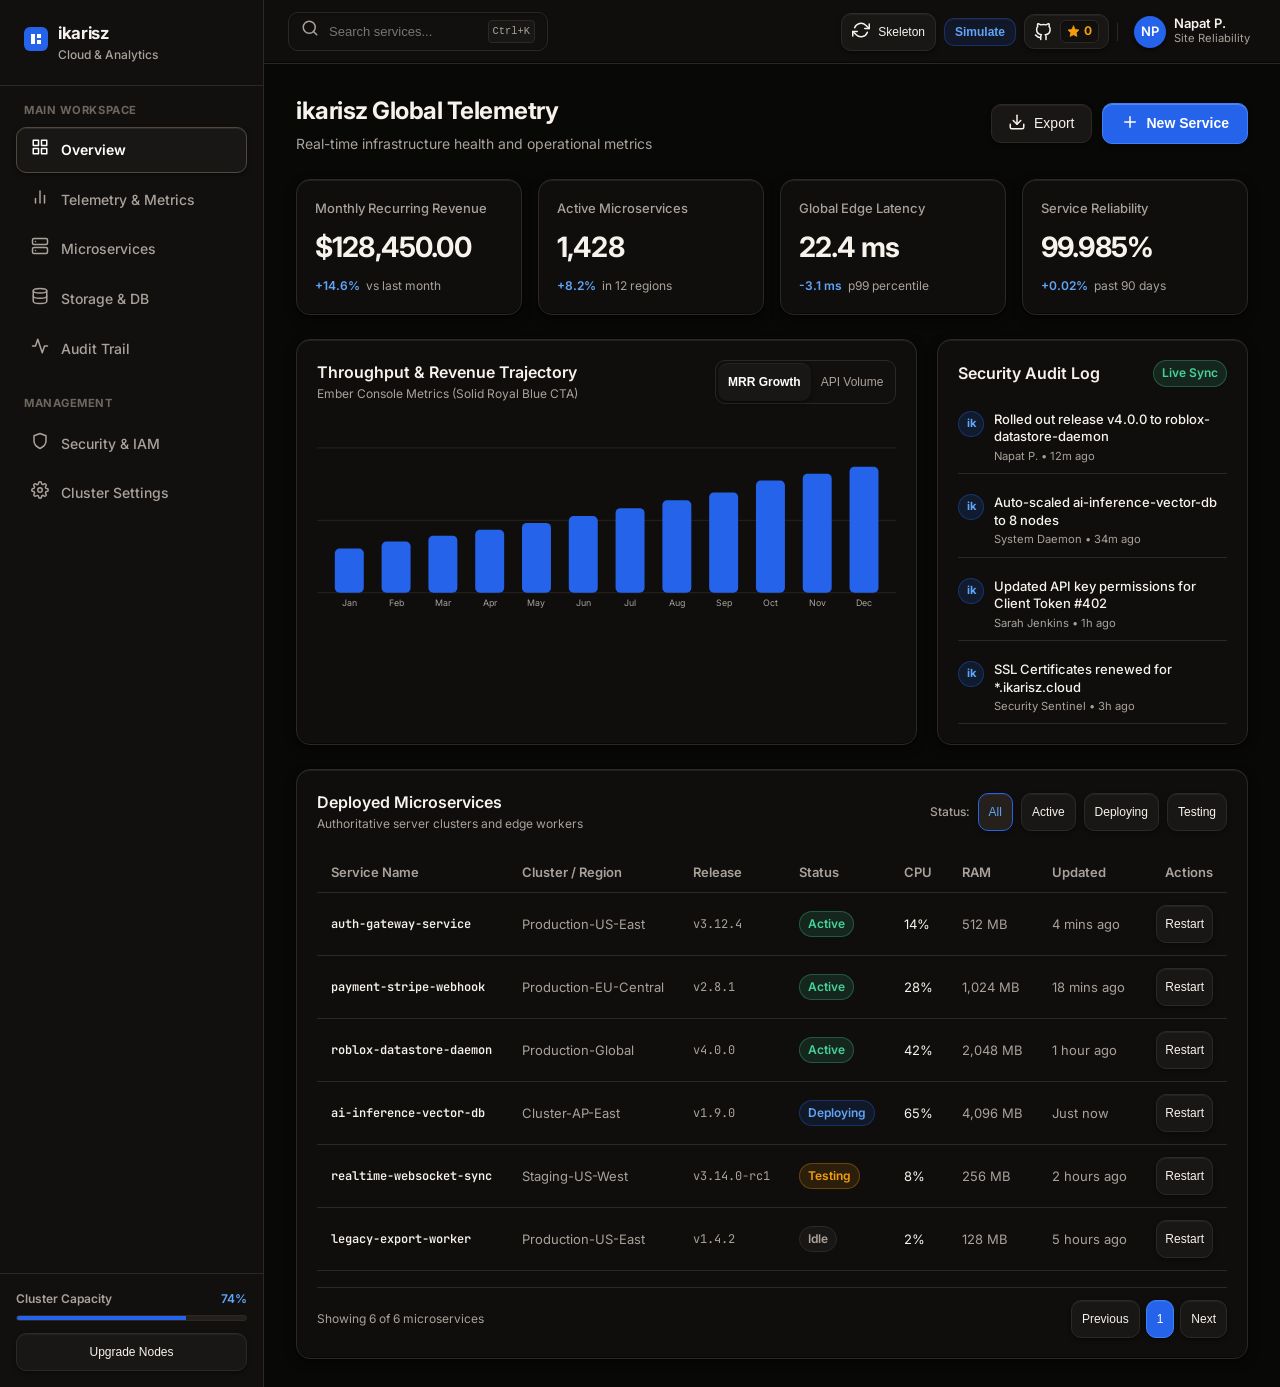
<file: saas.html>
<!DOCTYPE html>
<html lang="en">
<head>
  <meta charset="UTF-8" />
  <meta name="viewport" content="width=device-width, initial-scale=1.0" />
  <title>ikarisz Cloud & Analytics - Ember Console</title>
  <link rel="stylesheet" href="styles.css" />
  <style>
    html, body {
      height: 100%;
      margin: 0;
      padding: 0;
    }
    /* Rigen Ember Console SaaS styling */
    .saas-layout {
      display: flex;
      min-height: 100%;
      background-color: var(--canvas);
      color: var(--text-primary);
    }
    .saas-sidebar {
      width: 264px;
      background-color: var(--surface);
      border-right: 1px solid var(--border-subtle);
      display: flex;
      flex-direction: column;
      flex-shrink: 0;
    }
    .saas-main {
      flex: 1;
      display: flex;
      flex-direction: column;
      overflow-x: hidden;
      background-color: var(--canvas);
    }
    .saas-topbar {
      height: 64px;
      background-color: rgba(18, 16, 15, 0.85);
      backdrop-filter: blur(16px) saturate(115%);
      -webkit-backdrop-filter: blur(16px) saturate(115%);
      border-bottom: 1px solid var(--border-subtle);
      box-shadow: inset 0 -1px 0 rgba(0, 0, 0, 0.6);
      display: flex;
      align-items: center;
      justify-content: space-between;
      padding: 0 24px;
      position: sticky;
      top: 0;
      z-index: 20;
    }
    .saas-content {
      padding: 28px 32px;
      max-width: 1400px;
      width: 100%;
      margin: 0 auto;
    }
    .card {
      background: var(--surface-raised-glass);
      backdrop-filter: blur(16px) saturate(115%);
      -webkit-backdrop-filter: blur(16px) saturate(115%);
      border: 1px solid var(--border-subtle);
      border-radius: var(--radius-module);
      padding: 20px;
      box-shadow: var(--inner-bevel), var(--shadow-md);
    }
    .nav-item {
      display: flex;
      align-items: center;
      gap: 12px;
      padding: 10px 14px;
      border-radius: var(--radius-control);
      color: var(--text-muted);
      font-size: 0.875rem;
      font-weight: 500;
      text-decoration: none;
      cursor: pointer;
      border: 1px solid transparent;
      transition: all 140ms ease-out;
      margin-bottom: 4px;
    }
    .nav-item:hover {
      background-color: var(--surface-hover);
      color: var(--text-primary);
    }
    .nav-item.active {
      background-color: var(--surface-raised);
      border-color: var(--border-strong);
      color: #FFFFFF;
      font-weight: 600;
      box-shadow: inset 0 1px 0 rgba(255, 255, 255, 0.08), 0 2px 4px rgba(0, 0, 0, 0.4);
    }
    .status-badge {
      display: inline-flex;
      align-items: center;
      gap: 6px;
      padding: 3px 8px;
      border-radius: 9999px;
      font-size: 0.75rem;
      font-weight: 600;
      border-width: 1px;
      border-style: solid;
    }
    .status-Active {
      background-color: var(--success-bg);
      border-color: var(--success-border);
      color: var(--success);
    }
    .status-Deploying {
      background-color: var(--cta-subtle-bg);
      border-color: var(--cta-subtle-border);
      color: var(--cta-subtle-text);
    }
    .status-Testing {
      background-color: var(--warning-bg);
      border-color: var(--warning-border);
      color: var(--warning);
    }
    .status-Idle {
      background-color: var(--surface-raised);
      border-color: var(--border-subtle);
      color: var(--text-muted);
    }
    /* Chart Styles - Solid Royal Blue, Zero Gradient */
    .chart-bar {
      fill: var(--cta-primary);
      transition: height 0.3s ease, y 0.3s ease, fill 0.15s ease;
      cursor: pointer;
    }
    .chart-bar:hover {
      fill: var(--cta-hover);
    }
    .chart-grid-line {
      stroke: var(--border-subtle);
      stroke-width: 1;
    }
    .chart-axis-text {
      font-family: var(--font-sans);
      font-size: 11px;
      fill: var(--text-muted);
    }

    /* Responsive Breakpoints for Tablet & Mobile */
    .saas-menu-btn {
      display: none;
      border: 1px solid var(--border-subtle);
      background: var(--surface-raised);
      border-radius: var(--radius-control);
      padding: 6px;
      cursor: pointer;
      color: var(--text-primary);
      align-items: center;
      justify-content: center;
    }
    .sidebar-backdrop {
      display: none;
      position: fixed;
      inset: 0;
      background-color: rgba(8, 8, 7, 0.75);
      backdrop-filter: blur(8px);
      z-index: 45;
    }

    @media (max-width: 1024px) {
      .saas-menu-btn {
        display: inline-flex;
      }
      .saas-sidebar {
        position: fixed;
        top: 0;
        bottom: 0;
        left: 0;
        z-index: 50;
        transform: translateX(-100%);
        transition: transform 0.25s cubic-bezier(0.16, 1, 0.3, 1);
        box-shadow: var(--shadow-modal);
      }
      .saas-sidebar.open {
        transform: translateX(0);
      }
      .sidebar-backdrop.open {
        display: block;
      }
      .saas-content {
        padding: 20px 20px;
      }
      #saas-kpi-container {
        grid-template-columns: repeat(2, 1fr) !important;
      }
      .analytics-audit-grid {
        grid-template-columns: 1fr !important;
      }
    }

    @media (max-width: 640px) {
      .saas-dev-tools {
        display: none !important;
      }
      .saas-topbar {
        padding: 0 12px;
        gap: 8px;
      }
      .saas-content {
        padding: 16px 12px;
      }
      #saas-kpi-container {
        grid-template-columns: 1fr !important;
      }
      .saas-header-row {
        flex-direction: column;
        align-items: flex-start !important;
        gap: 14px;
      }
      .saas-header-actions {
        width: 100%;
        display: flex;
        justify-content: flex-start;
      }
      .saas-search-box {
        width: 160px !important;
      }
      .saas-search-box kbd {
        display: none !important;
      }
      .user-profile-text {
        display: none !important;
      }
    }
  </style>
</head>
<body>
  <div class="saas-layout">
    <!-- Sidebar Backdrop for Tablet/Mobile -->
    <div id="saas-sidebar-backdrop" class="sidebar-backdrop" onclick="toggleSidebar()"></div>

    <!-- Sidebar -->
    <aside id="saas-sidebar" class="saas-sidebar">
      <div style="padding: 20px 24px; border-bottom: 1px solid var(--border-subtle); display: flex; align-items: center; justify-content: space-between;">
        <div style="display: flex; align-items: center; gap: 10px;">
          <span id="saas-logo"></span>
          <div>
            <div style="font-weight: 700; font-size: 1.05rem; letter-spacing: -0.02em; color: var(--text-primary);">ikarisz</div>
            <div style="font-size: 0.75rem; color: var(--text-muted); font-weight: 500;">Cloud & Analytics</div>
          </div>
        </div>
        <button class="saas-menu-btn" style="border: none; background: transparent;" onclick="toggleSidebar()">
          <span id="icon-close-sidebar"></span>
        </button>
      </div>

      <div style="padding: 16px 16px; flex: 1; overflow-y: auto;">
        <div style="font-size: 0.7rem; font-weight: 700; color: var(--text-subdued); text-transform: uppercase; letter-spacing: 0.05em; padding: 0 8px 8px;">Main Workspace</div>
        <div class="nav-item active" onclick="switchNav(this)">
          <span id="icon-dash"></span> Overview
        </div>
        <div class="nav-item" onclick="switchNav(this)">
          <span id="icon-analytics"></span> Telemetry & Metrics
        </div>
        <div class="nav-item" onclick="switchNav(this)">
          <span id="icon-server"></span> Microservices
        </div>
        <div class="nav-item" onclick="switchNav(this)">
          <span id="icon-database"></span> Storage & DB
        </div>
        <div class="nav-item" onclick="switchNav(this)">
          <span id="icon-activity"></span> Audit Trail
        </div>

        <div style="font-size: 0.7rem; font-weight: 700; color: var(--text-subdued); text-transform: uppercase; letter-spacing: 0.05em; padding: 20px 8px 8px;">Management</div>
        <div class="nav-item" onclick="switchNav(this)">
          <span id="icon-shield"></span> Security & IAM
        </div>
        <div class="nav-item" onclick="switchNav(this)">
          <span id="icon-settings"></span> Cluster Settings
        </div>
      </div>

      <!-- Resource Allocation Meter -->
      <div style="padding: 16px; border-top: 1px solid var(--border-subtle); background-color: var(--surface);">
        <div style="display: flex; justify-content: space-between; font-size: 0.75rem; font-weight: 600; color: var(--text-muted); margin-bottom: 6px;">
          <span>Cluster Capacity</span>
          <span style="color: #60A5FA;">74%</span>
        </div>
        <div style="height: 6px; background-color: var(--surface-pressed); border-radius: 9999px; overflow: hidden; margin-bottom: 12px; border: 1px solid var(--border-subtle);">
          <div style="width: 74%; height: 100%; background-color: var(--cta-primary);"></div>
        </div>
        <button class="btn-secondary" style="width: 100%; font-size: 0.75rem; padding: 6px 10px;" onclick="showToast('Upgrade dialog opened')">Upgrade Nodes</button>
      </div>
    </aside>

    <!-- Main Content Area -->
    <div class="saas-main">
      <!-- Topbar -->
      <header class="saas-topbar">
        <div style="display: flex; align-items: center; gap: 12px;">
          <!-- Hamburger Menu for Mobile/Tablet -->
          <button class="saas-menu-btn" onclick="toggleSidebar()" title="Toggle Menu">
            <span id="icon-menu"></span>
          </button>

          <div class="saas-search-box" style="display: flex; align-items: center; gap: 8px; background-color: var(--surface); border: 1px solid var(--border-subtle); border-radius: var(--radius-control); padding: 6px 12px; width: 260px; box-shadow: inset 0 1px 2px rgba(0,0,0,0.4);">
            <span id="icon-search" style="color: var(--text-muted);"></span>
            <input id="searchInput" type="text" placeholder="Search services..." style="border: none; background: transparent; outline: none; font-size: 0.8125rem; width: 100%; color: var(--text-primary);" oninput="handleSearch(this.value)" />
            <kbd style="font-size: 0.65rem; background-color: var(--surface-raised); border: 1px solid var(--border-subtle); border-radius: 4px; padding: 2px 4px; color: var(--text-muted);">Ctrl+K</kbd>
          </div>
        </div>

        <div style="display: flex; align-items: center; gap: 10px;">
          <!-- Dev Tools (Hidden on Mobile) -->
          <div class="saas-dev-tools" style="display: flex; align-items: center; gap: 8px;">
            <button id="btn-toggle-skeleton" class="btn-secondary" style="font-size: 0.75rem; padding: 6px 10px;" onclick="toggleSkeleton()">
              <span id="icon-refresh"></span>
              <span id="skeleton-btn-label">Skeleton</span>
            </button>

            <button class="btn-subtle" style="font-size: 0.75rem; padding: 6px 10px;" onclick="simulateDataReload()">
              Simulate
            </button>

            <a href="https://github.com/ikarisz/ikarisz-template" target="_blank" rel="noopener noreferrer" class="github-repo-btn" style="text-decoration: none; padding: 5px 9px;" title="View repository on GitHub">
              <span id="icon-saas-github" style="display: flex; align-items: center;"></span>
              <span class="github-star-pill" style="padding: 1px 6px;">
                <span id="icon-saas-star" style="display: flex; align-items: center;"></span>
                <span id="saas-stars-count">0</span>
              </span>
            </a>

            <div style="width: 1px; height: 18px; background-color: var(--border-subtle);"></div>
          </div>

          <!-- User Avatar -->
          <div style="display: flex; align-items: center; gap: 8px; cursor: pointer; padding: 4px 6px; border-radius: 8px;" onclick="showToast('Signed in as Napat P. (Admin)')">
            <div style="width: 32px; height: 32px; border-radius: 9999px; background-color: var(--cta-primary); color: #FFFFFF; font-weight: 600; font-size: 0.8125rem; display: flex; align-items: center; justify-content: center; box-shadow: 0 2px 4px rgba(0,0,0,0.5);">
              NP
            </div>
            <div class="user-profile-text" style="text-align: left;">
              <div style="font-size: 0.8125rem; font-weight: 600; color: var(--text-primary); line-height: 1.1;">Napat P.</div>
              <div style="font-size: 0.7rem; color: var(--text-muted);">Site Reliability</div>
            </div>
          </div>
        </div>
      </header>

      <!-- Dashboard View Content -->
      <main class="saas-content">
        <!-- Breadcrumb / Header Title -->
        <div class="saas-header-row" style="display: flex; align-items: center; justify-content: space-between; margin-bottom: 24px;">
          <div>
            <h1 style="font-size: 1.5rem; font-weight: 700; color: var(--text-primary); margin: 0; letter-spacing: -0.02em;">ikarisz Global Telemetry</h1>
            <p style="font-size: 0.875rem; color: var(--text-muted); margin: 4px 0 0 0;">Real-time infrastructure health and operational metrics</p>
          </div>
          <div class="saas-header-actions" style="display: flex; align-items: center; gap: 10px;">
            <button class="btn-secondary" onclick="exportDataReport()">
              <span id="icon-download"></span> Export
            </button>
            <button class="btn-primary" onclick="openDeployModal()">
              <span id="icon-plus"></span> New Service
            </button>
          </div>
        </div>

        <!-- Metric KPI Cards (Data View vs Skeleton View) -->
        <div id="saas-kpi-container" style="display: grid; grid-template-columns: repeat(4, 1fr); gap: 16px; margin-bottom: 24px;">
          <!-- Dynamically populated or rendered as skeleton -->
        </div>

        <!-- Analytics Chart & Audit Log -->
        <div class="analytics-audit-grid" style="display: grid; grid-template-columns: 2fr 1fr; gap: 20px; margin-bottom: 24px;">
          <!-- Interactive Solid Bar Chart Card -->
          <div class="card" id="chart-card">
            <div style="display: flex; align-items: center; justify-content: space-between; margin-bottom: 16px;">
              <div>
                <h2 style="font-size: 1rem; font-weight: 600; color: var(--text-primary); margin: 0;">Throughput & Revenue Trajectory</h2>
                <div style="font-size: 0.75rem; color: var(--text-muted);">Ember Console Metrics (Solid Royal Blue CTA)</div>
              </div>
              <div style="display: flex; background-color: var(--surface); border: 1px solid var(--border-subtle); border-radius: var(--radius-control); padding: 2px;">
                <button id="chart-tab-rev" class="btn-secondary" style="border: none; padding: 4px 10px; font-size: 0.75rem; background-color: var(--surface-raised); font-weight: 600; color: #FFFFFF;" onclick="switchChartTab('revenue')">MRR Growth</button>
                <button id="chart-tab-req" class="btn-secondary" style="border: none; padding: 4px 10px; font-size: 0.75rem; background: transparent; color: var(--text-muted); box-shadow: none;" onclick="switchChartTab('requests')">API Volume</button>
              </div>
            </div>

            <!-- SVG Bar Chart -->
            <div id="chart-render-area" style="height: 220px; width: 100%;">
              <!-- Generated via JS -->
            </div>
          </div>

          <!-- Audit Activity Feed -->
          <div class="card" id="audit-card">
            <div style="display: flex; align-items: center; justify-content: space-between; margin-bottom: 16px;">
              <h2 style="font-size: 1rem; font-weight: 600; color: var(--text-primary); margin: 0;">Security Audit Log</h2>
              <span class="status-badge status-Active">Live Sync</span>
            </div>
            <div id="audit-list-container" style="display: flex; flex-direction: column; gap: 12px;">
              <!-- Generated via JS -->
            </div>
          </div>
        </div>

        <!-- Deployments Data Table -->
        <div class="card" id="table-card">
          <div style="display: flex; align-items: center; justify-content: space-between; margin-bottom: 18px; flex-wrap: wrap; gap: 10px;">
            <div>
              <h2 style="font-size: 1rem; font-weight: 600; color: var(--text-primary); margin: 0;">Deployed Microservices</h2>
              <div style="font-size: 0.75rem; color: var(--text-muted);">Authoritative server clusters and edge workers</div>
            </div>

            <!-- Table Filters -->
            <div style="display: flex; align-items: center; gap: 8px;">
              <span style="font-size: 0.75rem; color: var(--text-muted); font-weight: 500;">Status:</span>
              <button class="btn-secondary filter-pill active" style="font-size: 0.75rem; padding: 4px 10px; border-color: #2563EB; color: #60A5FA; background-color: var(--surface-pressed);" onclick="filterStatus('All', this)">All</button>
              <button class="btn-secondary filter-pill" style="font-size: 0.75rem; padding: 4px 10px;" onclick="filterStatus('Active', this)">Active</button>
              <button class="btn-secondary filter-pill" style="font-size: 0.75rem; padding: 4px 10px;" onclick="filterStatus('Deploying', this)">Deploying</button>
              <button class="btn-secondary filter-pill" style="font-size: 0.75rem; padding: 4px 10px;" onclick="filterStatus('Testing', this)">Testing</button>
            </div>
          </div>

          <!-- Responsive Table Container -->
          <div style="overflow-x: auto;">
            <table style="width: 100%; border-collapse: collapse; text-align: left; font-size: 0.8125rem;">
              <thead>
                <tr style="border-bottom: 1px solid var(--border-subtle); color: var(--text-muted);">
                  <th style="padding: 10px 14px; font-weight: 600;">Service Name</th>
                  <th style="padding: 10px 14px; font-weight: 600;">Cluster / Region</th>
                  <th style="padding: 10px 14px; font-weight: 600;">Release</th>
                  <th style="padding: 10px 14px; font-weight: 600;">Status</th>
                  <th style="padding: 10px 14px; font-weight: 600;">CPU</th>
                  <th style="padding: 10px 14px; font-weight: 600;">RAM</th>
                  <th style="padding: 10px 14px; font-weight: 600;">Updated</th>
                  <th style="padding: 10px 14px; font-weight: 600; text-align: right;">Actions</th>
                </tr>
              </thead>
              <tbody id="deployments-tbody">
                <!-- Dynamically populated or rendered as skeleton -->
              </tbody>
            </table>
          </div>

          <!-- Table Pagination Footer -->
          <div style="display: flex; align-items: center; justify-content: space-between; margin-top: 16px; padding-top: 12px; border-top: 1px solid var(--border-subtle); font-size: 0.75rem; color: var(--text-muted);">
            <div id="table-entries-count">Showing 6 of 6 microservices</div>
            <div style="display: flex; gap: 6px;">
              <button class="btn-secondary" style="font-size: 0.75rem; padding: 4px 10px;" disabled>Previous</button>
              <button class="btn-secondary" style="font-size: 0.75rem; padding: 4px 10px; background-color: var(--cta-primary); color: #FFFFFF; border-color: #3B82F6;">1</button>
              <button class="btn-secondary" style="font-size: 0.75rem; padding: 4px 10px;" disabled>Next</button>
            </div>
          </div>
        </div>
      </main>
    </div>
  </div>

  <!-- Deploy Service Modal -->
  <div id="deploy-modal" style="display: none; position: fixed; inset: 0; background-color: rgba(8, 8, 7, 0.75); backdrop-filter: blur(10px); z-index: 999; align-items: center; justify-content: center;">
    <div style="background-color: var(--surface-raised); border-radius: var(--radius-modal); width: 480px; max-width: 90%; padding: 24px; box-shadow: var(--shadow-modal); border: 1px solid var(--border-strong);">
      <div style="display: flex; align-items: center; justify-content: space-between; margin-bottom: 16px;">
        <h3 style="margin: 0; font-size: 1.125rem; font-weight: 700; color: var(--text-primary);">Deploy Microservice</h3>
        <button style="border: none; background: transparent; cursor: pointer; color: var(--text-muted);" onclick="closeDeployModal()">
          <span id="modal-close-icon"></span>
        </button>
      </div>

      <div style="margin-bottom: 14px;">
        <label style="display: block; font-size: 0.8125rem; font-weight: 600; color: var(--text-muted); margin-bottom: 6px;">Service Identifier</label>
        <input id="new-service-name" type="text" placeholder="e.g. telemetry-streamer-edge" style="width: 100%; border: 1px solid var(--border-subtle); background-color: var(--surface); color: var(--text-primary); border-radius: var(--radius-control); padding: 8px 12px; font-size: 0.875rem; outline: none;" />
      </div>

      <div style="margin-bottom: 14px;">
        <label style="display: block; font-size: 0.8125rem; font-weight: 600; color: var(--text-muted); margin-bottom: 6px;">Target Cluster</label>
        <select id="new-service-region" style="width: 100%; border: 1px solid var(--border-subtle); background-color: var(--surface); color: var(--text-primary); border-radius: var(--radius-control); padding: 8px 12px; font-size: 0.875rem; outline: none;">
          <option>Production-US-East</option>
          <option>Production-EU-Central</option>
          <option>Production-Global</option>
          <option>Cluster-AP-East</option>
        </select>
      </div>

      <div style="margin-bottom: 20px;">
        <label style="display: block; font-size: 0.8125rem; font-weight: 600; color: var(--text-muted); margin-bottom: 6px;">Resource Tier</label>
        <select id="new-service-tier" style="width: 100%; border: 1px solid var(--border-subtle); background-color: var(--surface); color: var(--text-primary); border-radius: var(--radius-control); padding: 8px 12px; font-size: 0.875rem; outline: none;">
          <option>Standard (1 vCPU, 512MB RAM)</option>
          <option>Performance (2 vCPU, 2048MB RAM)</option>
          <option>High Memory (4 vCPU, 8192MB RAM)</option>
        </select>
      </div>

      <div style="display: flex; justify-content: flex-end; gap: 10px;">
        <button class="btn-secondary" onclick="closeDeployModal()">Cancel</button>
        <button class="btn-primary" onclick="confirmDeploy()">Deploy Instance</button>
      </div>
    </div>
  </div>

  <!-- Toast Notification Container -->
  <div id="toast-container" class="toast-container"></div>

  <!-- Scripts -->
  <script src="icons.js"></script>
  <script src="mock-data.js"></script>
  <script>
    let isSkeletonActive = false;
    let currentChartMetric = 'revenue';
    let currentFilter = 'All';
    let deploymentsList = [...IkariszData.saas.deployments];

    function initIcons() {
      document.getElementById('saas-logo').innerHTML = IkariszIcons.logo;
      document.getElementById('icon-dash').innerHTML = IkariszIcons.dashboard;
      document.getElementById('icon-analytics').innerHTML = IkariszIcons.analytics;
      document.getElementById('icon-server').innerHTML = IkariszIcons.server;
      document.getElementById('icon-database').innerHTML = IkariszIcons.database;
      document.getElementById('icon-activity').innerHTML = IkariszIcons.activity;
      document.getElementById('icon-shield').innerHTML = IkariszIcons.shield;
      document.getElementById('icon-settings').innerHTML = IkariszIcons.settings;
      document.getElementById('icon-search').innerHTML = IkariszIcons.search;
      document.getElementById('icon-refresh').innerHTML = IkariszIcons.refresh;
      document.getElementById('icon-download').innerHTML = IkariszIcons.download;
      document.getElementById('icon-plus').innerHTML = IkariszIcons.plus;
      document.getElementById('modal-close-icon').innerHTML = IkariszIcons.x;
      if (document.getElementById('icon-menu')) document.getElementById('icon-menu').innerHTML = IkariszIcons.menu;
      if (document.getElementById('icon-close-sidebar')) document.getElementById('icon-close-sidebar').innerHTML = IkariszIcons.x;
      if (document.getElementById('icon-saas-github')) document.getElementById('icon-saas-github').innerHTML = IkariszIcons.github;
      if (document.getElementById('icon-saas-star')) document.getElementById('icon-saas-star').innerHTML = IkariszIcons.star;
      fetchGitHubStars();
    }

    async function fetchGitHubStars() {
      const starEl = document.getElementById('saas-stars-count');
      if (!starEl) return;
      try {
        const res = await fetch('https://api.github.com/repos/ikarisz/ikarisz-template');
        if (res.ok) {
          const data = await res.json();
          if (typeof data.stargazers_count === 'number') {
            starEl.textContent = data.stargazers_count;
          }
        }
      } catch (e) {}
    }

    function toggleSidebar() {
      const sidebar = document.getElementById('saas-sidebar');
      const backdrop = document.getElementById('saas-sidebar-backdrop');
      sidebar.classList.toggle('open');
      backdrop.classList.toggle('open');
    }

    function renderKPICards() {
      const container = document.getElementById('saas-kpi-container');
      if (isSkeletonActive) {
        container.innerHTML = Array(4).fill(0).map(() => `
          <div class="card" style="padding: 18px;">
            <div class="skeleton-text" style="width: 50%; height: 12px; margin-bottom: 12px;"></div>
            <div class="skeleton-text" style="width: 75%; height: 28px; margin-bottom: 10px;"></div>
            <div class="skeleton-text" style="width: 40%; height: 10px;"></div>
          </div>
        `).join('');
        return;
      }

      container.innerHTML = IkariszData.saas.stats.map(stat => `
        <div class="card" style="padding: 18px;">
          <div style="font-size: 0.8125rem; font-weight: 500; color: var(--text-muted); margin-bottom: 8px;">${stat.title}</div>
          <div style="font-size: 1.75rem; font-weight: 700; color: var(--text-primary); letter-spacing: -0.03em; margin-bottom: 8px;">${stat.value}</div>
          <div style="display: flex; align-items: center; gap: 6px; font-size: 0.75rem;">
            <span style="color: #60A5FA; font-weight: 600;">${stat.change}</span>
            <span style="color: var(--text-muted);">${stat.period}</span>
          </div>
        </div>
      `).join('');
    }

    function renderChart() {
      const area = document.getElementById('chart-render-area');
      if (isSkeletonActive) {
        area.innerHTML = `
          <div style="display: flex; align-items: flex-end; gap: 12px; height: 100%; padding-top: 20px;">
            ${Array(12).fill(0).map((_, i) => `
              <div class="skeleton-box" style="flex: 1; height: ${20 + (i * 7) % 80}%;"></div>
            `).join('')}
          </div>
        `;
        return;
      }

      const raw = currentChartMetric === 'revenue' ? IkariszData.saas.chartData.revenue : IkariszData.saas.chartData.requests;
      const labels = IkariszData.saas.chartData.labels;
      const maxVal = Math.max(...raw) * 1.15;
      const chartHeight = 180;
      const chartWidth = 720;
      const barWidth = 36;
      const gap = (chartWidth - (raw.length * barWidth)) / (raw.length + 1);

      let barsSvg = '';
      raw.forEach((val, i) => {
        const h = (val / maxVal) * chartHeight;
        const x = gap + i * (barWidth + gap);
        const y = chartHeight - h;
        barsSvg += `
          <rect class="chart-bar" x="${x}" y="${y}" width="${barWidth}" height="${h}" rx="6">
            <title>${labels[i]}: ${val} ${currentChartMetric === 'revenue' ? 'k USD' : 'k req'}</title>
          </rect>
          <text class="chart-axis-text" x="${x + (barWidth / 2)}" y="${chartHeight + 16}" text-anchor="middle">${labels[i]}</text>
        `;
      });

      area.innerHTML = `
        <svg viewBox="0 0 ${chartWidth} ${chartHeight + 24}" style="width: 100%; height: 100%; overflow: visible;">
          <line class="chart-grid-line" x1="0" y1="0" x2="${chartWidth}" y2="0" />
          <line class="chart-grid-line" x1="0" y1="${chartHeight / 2}" x2="${chartWidth}" y2="${chartHeight / 2}" />
          <line class="chart-grid-line" x1="0" y1="${chartHeight}" x2="${chartWidth}" y2="${chartHeight}" />
          ${barsSvg}
        </svg>
      `;
    }

    function renderAuditLog() {
      const container = document.getElementById('audit-list-container');
      if (isSkeletonActive) {
        container.innerHTML = Array(4).fill(0).map(() => `
          <div style="display: flex; gap: 10px; align-items: center;">
            <div class="skeleton-circle" style="width: 28px; height: 28px; flex-shrink: 0;"></div>
            <div style="flex: 1;">
              <div class="skeleton-text" style="width: 90%; height: 10px;"></div>
              <div class="skeleton-text" style="width: 40%; height: 8px;"></div>
            </div>
          </div>
        `).join('');
        return;
      }

      container.innerHTML = IkariszData.saas.auditLogs.map(item => `
        <div style="display: flex; gap: 10px; padding: 8px 0; border-bottom: 1px solid var(--border-subtle); font-size: 0.8125rem;">
          <div style="width: 26px; height: 26px; border-radius: var(--radius-full); background-color: rgba(37, 99, 235, 0.15); border: 1px solid rgba(37, 99, 235, 0.35); color: #60A5FA; display: flex; align-items: center; justify-content: center; flex-shrink: 0; font-size: 0.7rem; font-weight: 700;">
            ik
          </div>
          <div style="flex: 1;">
            <div style="color: var(--text-primary); font-weight: 500; line-height: 1.35;">${item.action}</div>
            <div style="color: var(--text-muted); font-size: 0.7rem; margin-top: 2px;">${item.actor} • ${item.time}</div>
          </div>
        </div>
      `).join('');
    }

    function renderTable() {
      const tbody = document.getElementById('deployments-tbody');
      if (isSkeletonActive) {
        tbody.innerHTML = Array(5).fill(0).map(() => `
          <tr style="border-bottom: 1px solid var(--border-subtle);">
            <td style="padding: 12px 14px;"><div class="skeleton-text" style="width: 140px;"></div></td>
            <td style="padding: 12px 14px;"><div class="skeleton-text" style="width: 110px;"></div></td>
            <td style="padding: 12px 14px;"><div class="skeleton-text" style="width: 50px;"></div></td>
            <td style="padding: 12px 14px;"><div class="skeleton-text" style="width: 70px; border-radius: 9999px;"></div></td>
            <td style="padding: 12px 14px;"><div class="skeleton-text" style="width: 40px;"></div></td>
            <td style="padding: 12px 14px;"><div class="skeleton-text" style="width: 60px;"></div></td>
            <td style="padding: 12px 14px;"><div class="skeleton-text" style="width: 70px;"></div></td>
            <td style="padding: 12px 14px; text-align: right;"><div class="skeleton-text" style="width: 50px; margin-left: auto;"></div></td>
          </tr>
        `).join('');
        return;
      }

      const filtered = deploymentsList.filter(item => {
        if (currentFilter !== 'All' && item.status !== currentFilter) return false;
        return true;
      });

      document.getElementById('table-entries-count').innerText = `Showing ${filtered.length} of ${deploymentsList.length} microservices`;

      if (filtered.length === 0) {
        tbody.innerHTML = `<tr><td colspan="8" style="text-align: center; padding: 24px; color: var(--text-muted);">No microservices match current criteria.</td></tr>`;
        return;
      }

      tbody.innerHTML = filtered.map(dep => `
        <tr style="border-bottom: 1px solid var(--border-subtle); transition: background-color 0.15s ease;">
          <td style="padding: 12px 14px; font-weight: 600; color: var(--text-primary); font-family: var(--font-mono); font-size: 0.75rem;">${dep.name}</td>
          <td style="padding: 12px 14px; color: var(--text-muted);">${dep.env}</td>
          <td style="padding: 12px 14px; color: var(--text-muted); font-family: var(--font-mono); font-size: 0.75rem;">${dep.version}</td>
          <td style="padding: 12px 14px;">
            <span class="status-badge status-${dep.status}">${dep.status}</span>
          </td>
          <td style="padding: 12px 14px; color: var(--text-primary);">${dep.cpu}</td>
          <td style="padding: 12px 14px; color: var(--text-muted);">${dep.ram}</td>
          <td style="padding: 12px 14px; color: var(--text-muted);">${dep.updated}</td>
          <td style="padding: 12px 14px; text-align: right;">
            <button class="btn-secondary" style="font-size: 0.75rem; padding: 4px 8px;" onclick="restartService('${dep.name}')">Restart</button>
          </td>
        </tr>
      `).join('');
    }

    function switchChartTab(tab) {
      currentChartMetric = tab;
      document.getElementById('chart-tab-rev').style.backgroundColor = tab === 'revenue' ? 'var(--surface-raised)' : 'transparent';
      document.getElementById('chart-tab-rev').style.color = tab === 'revenue' ? '#FFFFFF' : 'var(--text-muted)';
      document.getElementById('chart-tab-req').style.backgroundColor = tab === 'requests' ? 'var(--surface-raised)' : 'transparent';
      document.getElementById('chart-tab-req').style.color = tab === 'requests' ? '#FFFFFF' : 'var(--text-muted)';
      renderChart();
    }

    function toggleSkeleton() {
      isSkeletonActive = !isSkeletonActive;
      document.getElementById('skeleton-btn-label').innerText = isSkeletonActive ? 'Disable Skeleton' : 'Skeleton';
      renderKPICards();
      renderChart();
      renderAuditLog();
      renderTable();
      showToast(isSkeletonActive ? 'Skeleton Loading State Active' : 'Real Data State Restored');
    }

    function simulateDataReload() {
      isSkeletonActive = true;
      renderKPICards();
      renderChart();
      renderAuditLog();
      renderTable();
      showToast('Simulating asynchronous telemetry stream...');

      setTimeout(() => {
        isSkeletonActive = false;
        renderKPICards();
        renderChart();
        renderAuditLog();
        renderTable();
        showToast('Telemetry stream successfully updated');
      }, 1200);
    }

    function filterStatus(status, elem) {
      currentFilter = status;
      document.querySelectorAll('.filter-pill').forEach(btn => {
        btn.style.backgroundColor = 'var(--surface-raised)';
        btn.style.borderColor = 'var(--border-subtle)';
        btn.style.color = 'var(--text-muted)';
      });
      elem.style.backgroundColor = 'var(--surface-pressed)';
      elem.style.borderColor = '#2563EB';
      elem.style.color = '#60A5FA';
      renderTable();
    }

    function handleSearch(query) {
      const q = query.toLowerCase().trim();
      deploymentsList = IkariszData.saas.deployments.filter(item => {
        return item.name.toLowerCase().includes(q) || item.env.toLowerCase().includes(q);
      });
      renderTable();
    }

    function switchNav(elem) {
      document.querySelectorAll('.nav-item').forEach(el => el.classList.remove('active'));
      elem.classList.add('active');
    }

    function restartService(name) {
      showToast(`Initiating rolling reboot for: ${name}`);
    }

    function exportDataReport() {
      showToast('Downloading ikarisz-telemetry-report.csv');
    }

    function openDeployModal() {
      document.getElementById('deploy-modal').style.display = 'flex';
    }

    function closeDeployModal() {
      document.getElementById('deploy-modal').style.display = 'none';
    }

    function confirmDeploy() {
      const name = document.getElementById('new-service-name').value.trim() || 'worker-' + Math.floor(Math.random() * 9000 + 1000);
      const region = document.getElementById('new-service-region').value;
      deploymentsList.unshift({
        name: name,
        env: region,
        version: "v1.0.0",
        status: "Active",
        cpu: "5%",
        ram: "512 MB",
        updated: "Just now"
      });
      closeDeployModal();
      renderTable();
      showToast(`Successfully deployed ${name} to ${region}!`);
    }

    function showToast(message) {
      const container = document.getElementById('toast-container');
      const toast = document.createElement('div');
      toast.className = 'toast';
      toast.innerHTML = `<span style="color: #60A5FA;">${IkariszIcons.check}</span><span>${message}</span>`;
      container.appendChild(toast);
      setTimeout(() => {
        toast.style.opacity = '0';
        setTimeout(() => toast.remove(), 250);
      }, 3000);
    }

    // Initialize
    window.addEventListener('DOMContentLoaded', () => {
      initIcons();
      renderKPICards();
      renderChart();
      renderAuditLog();
      renderTable();
    });
  </script>
</body>
</html>
</file>
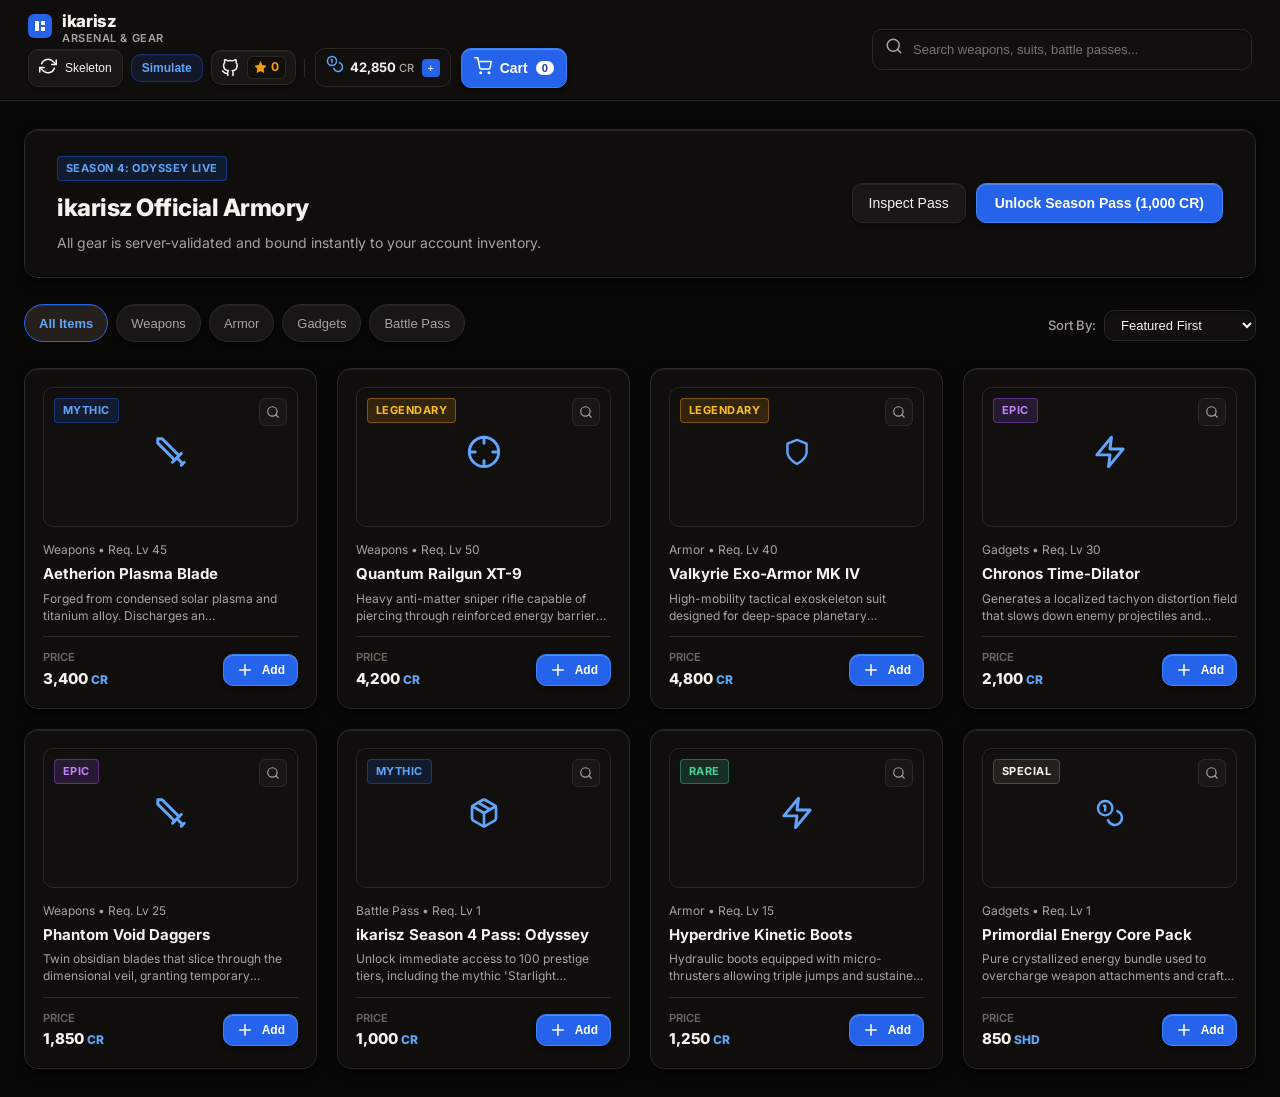
<file: store.html>
<!DOCTYPE html>
<html lang="en">
<head>
  <meta charset="UTF-8" />
  <meta name="viewport" content="width=device-width, initial-scale=1.0" />
  <title>ikarisz Arsenal - Ember Console</title>
  <link rel="stylesheet" href="styles.css" />
  <style>
    html, body {
      height: 100%;
      margin: 0;
      padding: 0;
      background-color: var(--canvas);
      color: var(--text-primary);
    }
    .store-layout {
      min-height: 100%;
      background-color: var(--canvas);
      display: flex;
      flex-direction: column;
    }
    .store-navbar {
      background-color: rgba(18, 16, 15, 0.85);
      backdrop-filter: blur(16px) saturate(115%);
      -webkit-backdrop-filter: blur(16px) saturate(115%);
      border-bottom: 1px solid var(--border-subtle);
      box-shadow: inset 0 -1px 0 rgba(0, 0, 0, 0.6);
      position: sticky;
      top: 0;
      z-index: 30;
      padding: 12px 28px;
      display: flex;
      align-items: center;
      justify-content: space-between;
      gap: 16px;
    }
    .store-brand-section {
      display: flex;
      align-items: center;
      gap: 10px;
      cursor: pointer;
      flex-shrink: 0;
    }
    .store-search-section {
      flex: 1;
      max-width: 380px;
    }
    .store-search-bar {
      display: flex;
      align-items: center;
      gap: 8px;
      background-color: var(--surface);
      border: 1px solid var(--border-subtle);
      border-radius: var(--radius-control);
      padding: 7px 12px;
      width: 100%;
      box-shadow: inset 0 1px 2px rgba(0,0,0,0.5);
    }
    .store-actions-section {
      display: flex;
      align-items: center;
      gap: 10px;
      flex-shrink: 0;
    }
    .store-dev-tools {
      display: flex;
      align-items: center;
      gap: 8px;
    }
    .store-container {
      max-width: 1360px;
      width: 100%;
      margin: 0 auto;
      padding: 28px 24px;
      flex: 1;
    }
    .item-card {
      background: var(--surface-raised-glass);
      backdrop-filter: blur(16px) saturate(115%);
      -webkit-backdrop-filter: blur(16px) saturate(115%);
      border: 1px solid var(--border-subtle);
      border-radius: var(--radius-module);
      padding: 18px;
      display: flex;
      flex-direction: column;
      justify-content: space-between;
      box-shadow: var(--inner-bevel), var(--shadow-md);
      transition: transform 140ms ease-out, box-shadow 140ms ease-out, border-color 140ms ease-out;
      position: relative;
    }
    .item-card:hover {
      border-color: var(--border-strong);
      box-shadow: var(--inner-bevel), var(--shadow-lg);
      transform: translateY(-2px);
    }
    .item-visual-box {
      height: 140px;
      background-color: var(--surface);
      border: 1px solid var(--border-subtle);
      border-radius: var(--radius-control);
      display: flex;
      align-items: center;
      justify-content: center;
      margin-bottom: 14px;
      position: relative;
      box-shadow: inset 0 1px 2px rgba(0,0,0,0.4);
    }
    .rarity-pill {
      font-size: 0.6875rem;
      font-weight: 700;
      text-transform: uppercase;
      letter-spacing: 0.04em;
      padding: 3px 8px;
      border-radius: 4px;
      border-width: 1px;
      border-style: solid;
    }
    .rarity-Mythic {
      background-color: rgba(37, 99, 235, 0.15);
      border-color: rgba(37, 99, 235, 0.4);
      color: #60A5FA;
    }
    .rarity-Legendary {
      background-color: rgba(245, 158, 11, 0.15);
      border-color: rgba(245, 158, 11, 0.4);
      color: #FBBF24;
    }
    .rarity-Epic {
      background-color: rgba(168, 85, 247, 0.15);
      border-color: rgba(168, 85, 247, 0.4);
      color: #C084FC;
    }
    .rarity-Rare {
      background-color: rgba(70, 211, 154, 0.15);
      border-color: rgba(70, 211, 154, 0.4);
      color: #46D39A;
    }
    .rarity-Special {
      background-color: var(--surface-pressed);
      border-color: var(--border-strong);
      color: var(--text-primary);
    }

    /* Cart Slide-Over Drawer */
    .cart-drawer-overlay {
      position: fixed;
      inset: 0;
      background-color: rgba(8, 8, 7, 0.75);
      backdrop-filter: blur(10px);
      z-index: 100;
      display: none;
      justify-content: flex-end;
    }
    .cart-drawer {
      width: 420px;
      max-width: 90%;
      height: 100%;
      background-color: var(--surface-raised);
      border-left: 1px solid var(--border-strong);
      box-shadow: var(--shadow-modal);
      display: flex;
      flex-direction: column;
      animation: slideInRight 0.25s cubic-bezier(0.16, 1, 0.3, 1) forwards;
    }
    @keyframes slideInRight {
      from { transform: translateX(100%); }
      to { transform: translateX(0); }
    }

    /* Store Responsive Breakpoints */
    .store-item-grid {
      display: grid;
      grid-template-columns: repeat(4, 1fr);
      gap: 20px;
    }

    #category-pills-container {
      display: flex;
      gap: 8px;
      overflow-x: auto;
      max-width: 100%;
      padding: 2px 0 6px;
      white-space: nowrap;
      -webkit-overflow-scrolling: touch;
      scrollbar-width: none;
      -ms-overflow-style: none;
    }
    #category-pills-container::-webkit-scrollbar {
      display: none;
      width: 0;
      height: 0;
    }

    @media (max-width: 1100px) {
      .store-navbar {
        padding: 12px 20px;
      }
      .store-item-grid {
        grid-template-columns: repeat(2, 1fr);
        gap: 16px;
      }
    }

    @media (max-width: 768px) {
      .store-dev-tools {
        display: none !important;
      }
      .store-navbar {
        flex-direction: column;
        align-items: stretch;
        padding: 10px 14px;
        gap: 10px;
      }
      .store-navbar-top-row {
        display: flex;
        align-items: center;
        justify-content: space-between;
        width: 100%;
      }
      .store-search-section {
        max-width: 100%;
        width: 100%;
      }
      .store-banner {
        flex-direction: column;
        align-items: flex-start !important;
        gap: 14px;
        padding: 18px !important;
      }
      .store-banner-actions {
        width: 100%;
        display: flex;
        flex-direction: column;
        gap: 8px;
      }
      .store-banner-actions button {
        width: 100%;
      }
      .store-container {
        padding: 14px 12px;
      }
    }

    @media (max-width: 600px) {
      .store-item-grid {
        grid-template-columns: 1fr;
        gap: 14px;
      }
      .cart-drawer {
        width: 100%;
        max-width: 100%;
      }
      .cart-btn-text {
        display: none;
      }
    }
  </style>
</head>
<body>
  <div class="store-layout">
    <!-- Navbar -->
    <header class="store-navbar">
      <div class="store-navbar-top-row">
        <!-- Brand -->
        <div class="store-brand-section">
          <span id="store-logo"></span>
          <div>
            <div style="font-weight: 800; font-size: 1.05rem; letter-spacing: -0.02em; color: var(--text-primary); line-height: 1.1;">ikarisz</div>
            <div style="font-size: 0.6875rem; color: var(--text-muted); font-weight: 600; text-transform: uppercase; letter-spacing: 0.05em;">Arsenal & Gear</div>
          </div>
        </div>

        <!-- Right Actions (Balances + Cart + Dev Tools) -->
        <div class="store-actions-section">
          <!-- Dev Tools (Hidden on Mobile) -->
          <div class="store-dev-tools">
            <button id="btn-store-skeleton" class="btn-secondary" style="font-size: 0.75rem; padding: 6px 10px;" onclick="toggleStoreSkeleton()">
              <span id="icon-refresh"></span>
              <span id="store-skeleton-label">Skeleton</span>
            </button>
            <button class="btn-subtle" style="font-size: 0.75rem; padding: 6px 10px;" onclick="simulateStoreReload()">
              Simulate
            </button>

            <a href="https://github.com/ikarisz/ikarisz-template" target="_blank" rel="noopener noreferrer" class="github-repo-btn" style="text-decoration: none; padding: 5px 9px;" title="View repository on GitHub">
              <span id="icon-store-github" style="display: flex; align-items: center;"></span>
              <span class="github-star-pill" style="padding: 1px 6px;">
                <span id="icon-store-star" style="display: flex; align-items: center;"></span>
                <span id="store-stars-count">0</span>
              </span>
            </a>

            <div style="width: 1px; height: 18px; background-color: var(--border-subtle);"></div>
          </div>

          <!-- Player Balances Pill -->
          <div style="display: flex; align-items: center; gap: 6px; background-color: var(--surface); border: 1px solid var(--border-subtle); border-radius: var(--radius-control); padding: 6px 10px; box-shadow: inset 0 1px 2px rgba(0,0,0,0.4);">
            <span id="icon-coins" style="color: #60A5FA;"></span>
            <div style="font-size: 0.8125rem; font-weight: 700; color: var(--text-primary); white-space: nowrap;">
              <span id="player-credits">42,850</span> <span style="font-size: 0.7rem; color: var(--text-muted); font-weight: 500;">CR</span>
            </div>
            <button style="border: none; background: var(--cta-primary); color: #FFFFFF; border-radius: 4px; width: 18px; height: 18px; font-size: 11px; cursor: pointer; display: flex; align-items: center; justify-content: center; margin-left: 2px;" onclick="topUpCredits()">+</button>
          </div>

          <!-- Cart Button -->
          <button class="btn-primary" style="padding: 7px 12px;" onclick="openCart()">
            <span id="icon-cart"></span>
            <span class="cart-btn-text">Cart</span>
            <span id="cart-counter-badge" style="background-color: #FFFFFF; color: #1E40AF; font-size: 0.7rem; font-weight: 800; padding: 1px 6px; border-radius: 9999px;">0</span>
          </button>
        </div>
      </div>

      <!-- Search Bar -->
      <div class="store-search-section">
        <div class="store-search-bar">
          <span id="icon-search" style="color: var(--text-muted);"></span>
          <input id="store-search-input" type="text" placeholder="Search weapons, suits, battle passes..." style="border: none; background: transparent; outline: none; font-size: 0.8125rem; width: 100%; color: var(--text-primary);" oninput="handleStoreSearch(this.value)" />
        </div>
      </div>
    </header>

    <!-- Main Store Content -->
    <main class="store-container">
      <!-- Announcement Banner -->
      <div class="card store-banner" style="margin-bottom: 24px; display: flex; align-items: center; justify-content: space-between; padding: 24px 32px;">
        <div>
          <div class="rarity-pill rarity-Mythic" style="display: inline-block; margin-bottom: 8px;">SEASON 4: ODYSSEY LIVE</div>
          <h1 style="font-size: 1.5rem; font-weight: 800; color: var(--text-primary); margin: 0; letter-spacing: -0.02em;">ikarisz Official Armory</h1>
          <p style="font-size: 0.875rem; color: var(--text-muted); margin: 6px 0 0 0;">All gear is server-validated and bound instantly to your account inventory.</p>
        </div>
        <div class="store-banner-actions" style="display: flex; gap: 10px;">
          <button class="btn-secondary" onclick="filterCategory('Battle Pass')">Inspect Pass</button>
          <button class="btn-primary" onclick="quickBuyItem('item-06')">Unlock Season Pass (1,000 CR)</button>
        </div>
      </div>

      <!-- Filter & Sort Bar -->
      <div style="display: flex; align-items: center; justify-content: space-between; margin-bottom: 20px; flex-wrap: wrap; gap: 12px;">
        <!-- Category Pills -->
        <div id="category-pills-container">
          <!-- Generated via JS -->
        </div>

        <!-- Sort Select -->
        <div style="display: flex; align-items: center; gap: 8px;">
          <span style="font-size: 0.8125rem; color: var(--text-muted); font-weight: 500;">Sort By:</span>
          <select id="store-sort-select" style="background-color: var(--surface); border: 1px solid var(--border-subtle); border-radius: var(--radius-control); padding: 6px 12px; font-size: 0.8125rem; color: var(--text-primary); outline: none; box-shadow: inset 0 1px 2px rgba(0,0,0,0.4);" onchange="handleSortChange(this.value)">
            <option value="featured">Featured First</option>
            <option value="price-asc">Price: Low to High</option>
            <option value="price-desc">Price: High to Low</option>
            <option value="rating">Highest Rated</option>
          </select>
        </div>
      </div>

      <!-- Item Grid -->
      <div id="item-grid" class="store-item-grid">
        <!-- Generated via JS or Rendered as Skeleton -->
      </div>
    </main>
  </div>

  <!-- Cart Slide-Over Drawer -->
  <div id="cart-drawer-overlay" class="cart-drawer-overlay" onclick="closeCartOnOverlay(event)">
    <div class="cart-drawer">
      <div style="padding: 20px 24px; border-bottom: 1px solid var(--border-subtle); display: flex; align-items: center; justify-content: space-between;">
        <div style="display: flex; align-items: center; gap: 8px;">
          <span id="drawer-cart-icon" style="color: #60A5FA;"></span>
          <h2 style="font-size: 1.1rem; font-weight: 700; color: var(--text-primary); margin: 0;">Your Armory Cart</h2>
        </div>
        <button style="border: none; background: transparent; cursor: pointer; color: var(--text-muted);" onclick="closeCart()">
          <span id="cart-close-icon"></span>
        </button>
      </div>

      <!-- Cart Items List -->
      <div id="cart-items-container" style="flex: 1; overflow-y: auto; padding: 20px 24px; display: flex; flex-direction: column; gap: 14px;">
        <!-- Populated via JS -->
      </div>

      <!-- Cart Summary & Checkout Footer -->
      <div style="padding: 20px 24px; border-top: 1px solid var(--border-subtle); background-color: var(--surface);">
        <div style="display: flex; justify-content: space-between; font-size: 0.8125rem; color: var(--text-muted); margin-bottom: 6px;">
          <span>Subtotal</span>
          <span id="cart-subtotal" style="font-weight: 600; color: var(--text-primary);">0 Credits</span>
        </div>
        <div style="display: flex; justify-content: space-between; font-size: 0.8125rem; color: var(--text-muted); margin-bottom: 12px;">
          <span>Transaction Platform Fee</span>
          <span style="font-weight: 600; color: var(--success);">0 CR (Free)</span>
        </div>
        <div style="display: flex; justify-content: space-between; font-size: 1.125rem; font-weight: 800; color: var(--text-primary); margin-bottom: 16px; padding-top: 8px; border-top: 1px solid var(--border-subtle);">
          <span>Total Balance Due</span>
          <span id="cart-total" style="color: #60A5FA;">0 Credits</span>
        </div>

        <button id="btn-checkout" class="btn-primary" style="width: 100%; padding: 12px; font-size: 0.9375rem;" onclick="processCheckout()">
          Authorize Checkout
        </button>
      </div>
    </div>
  </div>

  <!-- Item Detail Modal -->
  <div id="item-modal" style="display: none; position: fixed; inset: 0; background-color: rgba(8, 8, 7, 0.75); backdrop-filter: blur(10px); z-index: 1000; align-items: center; justify-content: center;">
    <div style="background-color: var(--surface-raised); border-radius: var(--radius-modal); width: 520px; max-width: 90%; padding: 24px; box-shadow: var(--shadow-modal); border: 1px solid var(--border-strong);" id="item-modal-content">
      <!-- Injected via JS -->
    </div>
  </div>

  <!-- Toast Container -->
  <div id="toast-container" class="toast-container"></div>

  <!-- Scripts -->
  <script src="icons.js"></script>
  <script src="mock-data.js"></script>
  <script>
    let isStoreSkeleton = false;
    let activeCategory = 'All Items';
    let searchQuery = '';
    let sortMode = 'featured';
    let cart = [];

    function initStoreIcons() {
      document.getElementById('store-logo').innerHTML = IkariszIcons.logo;
      document.getElementById('icon-search').innerHTML = IkariszIcons.search;
      document.getElementById('icon-refresh').innerHTML = IkariszIcons.refresh;
      document.getElementById('icon-coins').innerHTML = IkariszIcons.coins;
      document.getElementById('icon-cart').innerHTML = IkariszIcons.cart;
      document.getElementById('drawer-cart-icon').innerHTML = IkariszIcons.cart;
      document.getElementById('cart-close-icon').innerHTML = IkariszIcons.x;
      if (document.getElementById('icon-store-github')) document.getElementById('icon-store-github').innerHTML = IkariszIcons.github;
      if (document.getElementById('icon-store-star')) document.getElementById('icon-store-star').innerHTML = IkariszIcons.star;
      fetchGitHubStars();
    }

    async function fetchGitHubStars() {
      const starEl = document.getElementById('store-stars-count');
      if (!starEl) return;
      try {
        const res = await fetch('https://api.github.com/repos/ikarisz/ikarisz-template');
        if (res.ok) {
          const data = await res.json();
          if (typeof data.stargazers_count === 'number') {
            starEl.textContent = data.stargazers_count;
          }
        }
      } catch (e) {}
    }

    function renderCategoryPills() {
      const container = document.getElementById('category-pills-container');
      container.innerHTML = IkariszData.store.categories.map(cat => {
        const isActive = cat === activeCategory;
        return `
          <button class="btn-secondary" style="font-size: 0.8125rem; padding: 6px 14px; border-radius: 9999px; ${isActive ? 'background-color: var(--surface-pressed); color: #60A5FA; border-color: #2563EB; font-weight: 600; box-shadow: inset 0 1px 0 rgba(255,255,255,0.08);' : 'color: var(--text-muted);'}" onclick="filterCategory('${cat}')">
            ${cat}
          </button>
        `;
      }).join('');
    }

    function getItemVectorSvg(type) {
      if (type === 'sword') return IkariszIcons.sword;
      if (type === 'crosshair') return IkariszIcons.crosshair;
      if (type === 'shield') return IkariszIcons.shield;
      if (type === 'zap') return IkariszIcons.zap;
      if (type === 'package') return IkariszIcons.package;
      if (type === 'coins') return IkariszIcons.coins;
      return IkariszIcons.package;
    }

    function renderItemGrid() {
      const grid = document.getElementById('item-grid');

      if (isStoreSkeleton) {
        grid.innerHTML = Array(8).fill(0).map(() => `
          <div class="item-card">
            <div class="skeleton-box" style="height: 140px; margin-bottom: 14px;"></div>
            <div class="skeleton-text" style="width: 35%; height: 10px; margin-bottom: 8px;"></div>
            <div class="skeleton-text" style="width: 80%; height: 16px; margin-bottom: 8px;"></div>
            <div class="skeleton-text" style="width: 100%; height: 10px; margin-bottom: 14px;"></div>
            <div style="display: flex; justify-content: space-between; align-items: center; margin-top: 10px;">
              <div class="skeleton-text" style="width: 30%; height: 16px; margin: 0;"></div>
              <div class="skeleton-box" style="width: 80px; height: 32px; border-radius: 6px;"></div>
            </div>
          </div>
        `).join('');
        return;
      }

      let items = IkariszData.store.items.filter(item => {
        if (activeCategory !== 'All Items' && item.category !== activeCategory) return false;
        if (searchQuery && !item.name.toLowerCase().includes(searchQuery.toLowerCase())) return false;
        return true;
      });

      if (sortMode === 'price-asc') items.sort((a, b) => a.price - b.price);
      if (sortMode === 'price-desc') items.sort((a, b) => b.price - a.price);
      if (sortMode === 'rating') items.sort((a, b) => parseFloat(b.rating) - parseFloat(a.rating));

      if (items.length === 0) {
        grid.innerHTML = `<div style="grid-column: 1 / -1; text-align: center; padding: 48px; color: var(--text-muted); background: var(--surface-raised); border-radius: var(--radius-module); border: 1px solid var(--border-subtle);">No equipment found in the armory matching your filter.</div>`;
        return;
      }

      grid.innerHTML = items.map(item => `
        <div class="item-card">
          <div>
            <div class="item-visual-box">
              <span class="rarity-pill rarity-${item.rarity}" style="position: absolute; top: 10px; left: 10px;">${item.rarity}</span>
              <div style="color: #60A5FA; transform: scale(1.6);">
                ${getItemVectorSvg(item.svgType)}
              </div>
              <button style="position: absolute; top: 10px; right: 10px; border: 1px solid var(--border-subtle); background: var(--surface-raised); border-radius: 6px; width: 28px; height: 28px; display: flex; align-items: center; justify-content: center; cursor: pointer; color: var(--text-muted);" onclick="inspectItem('${item.id}')" title="Inspect Stats">
                ${IkariszIcons.search}
              </button>
            </div>

            <div style="font-size: 0.75rem; color: var(--text-muted); margin-bottom: 4px;">${item.category} • Req. Lv ${item.levelReq}</div>
            <div style="font-size: 0.9375rem; font-weight: 700; color: var(--text-primary); line-height: 1.3; margin-bottom: 6px;">${item.name}</div>
            <p style="font-size: 0.75rem; color: var(--text-muted); margin: 0 0 12px 0; line-height: 1.45; display: -webkit-box; -webkit-line-clamp: 2; -webkit-box-orient: vertical; overflow: hidden;">
              ${item.description}
            </p>
          </div>

          <div style="display: flex; align-items: center; justify-content: space-between; padding-top: 12px; border-top: 1px solid var(--border-subtle);">
            <div>
              <div style="font-size: 0.7rem; color: var(--text-subdued); text-transform: uppercase; font-weight: 600;">Price</div>
              <div style="font-size: 0.9375rem; font-weight: 800; color: var(--text-primary);">
                ${item.price.toLocaleString()} <span style="font-size: 0.75rem; color: #60A5FA;">${item.currency === 'credits' ? 'CR' : 'SHD'}</span>
              </div>
            </div>
            <button class="btn-primary" style="font-size: 0.75rem; padding: 6px 12px; min-height: 32px;" onclick="addToCart('${item.id}')">
              ${IkariszIcons.plus} Add
            </button>
          </div>
        </div>
      `).join('');
    }

    function toggleStoreSkeleton() {
      isStoreSkeleton = !isStoreSkeleton;
      document.getElementById('store-skeleton-label').innerText = isStoreSkeleton ? 'Disable Skeleton' : 'Skeleton';
      renderItemGrid();
      showToast(isStoreSkeleton ? 'Store Skeleton View Enabled' : 'Real Storefront Rendered');
    }

    function simulateStoreReload() {
      isStoreSkeleton = true;
      renderItemGrid();
      showToast('Fetching latest in-game catalog...');

      setTimeout(() => {
        isStoreSkeleton = false;
        renderItemGrid();
        showToast('Store catalog successfully updated');
      }, 1200);
    }

    function filterCategory(cat) {
      activeCategory = cat;
      renderCategoryPills();
      renderItemGrid();
    }

    function handleStoreSearch(val) {
      searchQuery = val;
      renderItemGrid();
    }

    function handleSortChange(val) {
      sortMode = val;
      renderItemGrid();
    }

    function addToCart(itemId) {
      const item = IkariszData.store.items.find(i => i.id === itemId);
      if (!item) return;

      const existing = cart.find(c => c.item.id === itemId);
      if (existing) {
        existing.quantity += 1;
      } else {
        cart.push({ item, quantity: 1 });
      }

      updateCartUI();
      showToast(`Added ${item.name} to Cart`);
    }

    function updateCartUI() {
      const totalCount = cart.reduce((sum, entry) => sum + entry.quantity, 0);
      document.getElementById('cart-counter-badge').innerText = totalCount;

      const container = document.getElementById('cart-items-container');
      if (cart.length === 0) {
        container.innerHTML = `
          <div style="text-align: center; padding: 48px 12px; color: var(--text-muted);">
            <div style="margin-bottom: 12px; display: inline-block; color: var(--border-strong);">${IkariszIcons.cart}</div>
            <div style="font-weight: 600; color: var(--text-primary); font-size: 0.9375rem;">Your cart is empty</div>
            <div style="font-size: 0.8125rem; color: var(--text-muted); margin-top: 4px;">Browse the armory to acquire elite gear.</div>
          </div>
        `;
        document.getElementById('cart-subtotal').innerText = '0 Credits';
        document.getElementById('cart-total').innerText = '0 Credits';
        document.getElementById('btn-checkout').disabled = true;
        document.getElementById('btn-checkout').style.opacity = '0.5';
        return;
      }

      document.getElementById('btn-checkout').disabled = false;
      document.getElementById('btn-checkout').style.opacity = '1';

      let totalPrice = 0;
      container.innerHTML = cart.map(entry => {
        const itemTotal = entry.item.price * entry.quantity;
        totalPrice += itemTotal;
        return `
          <div style="display: flex; gap: 12px; padding: 12px; border: 1px solid var(--border-subtle); border-radius: var(--radius-control); background-color: var(--surface);">
            <div style="width: 48px; height: 48px; background-color: var(--surface-raised); border: 1px solid var(--border-subtle); border-radius: 6px; display: flex; align-items: center; justify-content: center; color: #60A5FA;">
              ${getItemVectorSvg(entry.item.svgType)}
            </div>
            <div style="flex: 1;">
              <div style="font-size: 0.8125rem; font-weight: 700; color: var(--text-primary); line-height: 1.2;">${entry.item.name}</div>
              <div style="font-size: 0.75rem; color: #60A5FA; font-weight: 600; margin-top: 2px;">
                ${entry.item.price.toLocaleString()} CR each
              </div>
              <div style="display: flex; align-items: center; gap: 8px; margin-top: 8px;">
                <button style="border: 1px solid var(--border-subtle); background: var(--surface-raised); color: var(--text-primary); border-radius: 4px; width: 22px; height: 22px; cursor: pointer;" onclick="changeQty('${entry.item.id}', -1)">-</button>
                <span style="font-size: 0.8125rem; font-weight: 600; color: var(--text-primary);">${entry.quantity}</span>
                <button style="border: 1px solid var(--border-subtle); background: var(--surface-raised); color: var(--text-primary); border-radius: 4px; width: 22px; height: 22px; cursor: pointer;" onclick="changeQty('${entry.item.id}', 1)">+</button>
                <button style="border: none; background: transparent; color: var(--danger); font-size: 0.75rem; margin-left: auto; cursor: pointer;" onclick="removeFromCart('${entry.item.id}')">Remove</button>
              </div>
            </div>
          </div>
        `;
      }).join('');

      document.getElementById('cart-subtotal').innerText = `${totalPrice.toLocaleString()} Credits`;
      document.getElementById('cart-total').innerText = `${totalPrice.toLocaleString()} Credits`;
    }

    function changeQty(itemId, delta) {
      const entry = cart.find(c => c.item.id === itemId);
      if (!entry) return;
      entry.quantity += delta;
      if (entry.quantity <= 0) {
        cart = cart.filter(c => c.item.id !== itemId);
      }
      updateCartUI();
    }

    function removeFromCart(itemId) {
      cart = cart.filter(c => c.item.id !== itemId);
      updateCartUI();
      showToast('Item removed from cart');
    }

    function openCart() {
      document.getElementById('cart-drawer-overlay').style.display = 'flex';
      updateCartUI();
    }

    function closeCart() {
      document.getElementById('cart-drawer-overlay').style.display = 'none';
    }

    function closeCartOnOverlay(e) {
      if (e.target.id === 'cart-drawer-overlay') closeCart();
    }

    function processCheckout() {
      if (cart.length === 0) return;
      const totalCost = cart.reduce((sum, entry) => sum + (entry.item.price * entry.quantity), 0);
      let currentCredits = IkariszData.store.userBalance.credits;

      if (currentCredits < totalCost) {
        showToast('Insufficient Credits! Please top up your wallet.');
        return;
      }

      IkariszData.store.userBalance.credits -= totalCost;
      document.getElementById('player-credits').innerText = IkariszData.store.userBalance.credits.toLocaleString();
      const purchasedCount = cart.reduce((sum, entry) => sum + entry.quantity, 0);
      cart = [];
      updateCartUI();
      closeCart();

      showToast(`Transaction approved! ${purchasedCount} item(s) delivered to inventory.`);
    }

    function inspectItem(itemId) {
      const item = IkariszData.store.items.find(i => i.id === itemId);
      if (!item) return;

      const modal = document.getElementById('item-modal');
      const content = document.getElementById('item-modal-content');

      let statsHtml = '';
      for (const [k, v] of Object.entries(item.stats)) {
        statsHtml += `
          <div style="background-color: var(--surface); border: 1px solid var(--border-subtle); border-radius: 6px; padding: 8px 12px;">
            <div style="font-size: 0.7rem; color: var(--text-muted); text-transform: uppercase; font-weight: 600;">${k}</div>
            <div style="font-size: 0.875rem; font-weight: 700; color: var(--text-primary);">${v}</div>
          </div>
        `;
      }

      content.innerHTML = `
        <div style="display: flex; justify-content: space-between; align-items: flex-start; margin-bottom: 16px;">
          <div>
            <span class="rarity-pill rarity-${item.rarity}">${item.rarity}</span>
            <h2 style="font-size: 1.25rem; font-weight: 800; color: var(--text-primary); margin: 8px 0 0 0;">${item.name}</h2>
            <div style="font-size: 0.75rem; color: var(--text-muted);">Category: ${item.category} • Required Rank: Lv ${item.levelReq}</div>
          </div>
          <button style="border: none; background: transparent; cursor: pointer; color: var(--text-muted);" onclick="closeInspectModal()">
            ${IkariszIcons.x}
          </button>
        </div>

        <div style="height: 160px; background-color: var(--surface); border: 1px solid var(--border-subtle); border-radius: var(--radius-control); display: flex; align-items: center; justify-content: center; margin-bottom: 16px; color: #60A5FA; transform: scale(1.4);">
          ${getItemVectorSvg(item.svgType)}
        </div>

        <p style="font-size: 0.8125rem; color: var(--text-muted); line-height: 1.5; margin-bottom: 16px;">${item.description}</p>

        <div style="display: grid; grid-template-columns: repeat(2, 1fr); gap: 10px; margin-bottom: 20px;">
          ${statsHtml}
        </div>

        <div style="display: flex; justify-content: space-between; align-items: center; padding-top: 16px; border-top: 1px solid var(--border-subtle);">
          <div style="font-size: 1.25rem; font-weight: 800; color: var(--text-primary);">
            ${item.price.toLocaleString()} <span style="font-size: 0.8125rem; color: #60A5FA;">Credits</span>
          </div>
          <div style="display: flex; gap: 10px;">
            <button class="btn-secondary" onclick="closeInspectModal()">Close</button>
            <button class="btn-primary" onclick="addToCart('${item.id}'); closeInspectModal();">Add to Cart</button>
          </div>
        </div>
      `;

      modal.style.display = 'flex';
    }

    function closeInspectModal() {
      document.getElementById('item-modal').style.display = 'none';
    }

    function quickBuyItem(itemId) {
      addToCart(itemId);
      openCart();
    }

    function topUpCredits() {
      IkariszData.store.userBalance.credits += 5000;
      document.getElementById('player-credits').innerText = IkariszData.store.userBalance.credits.toLocaleString();
      showToast('Simulated +5,000 Credits deposit credited to your wallet');
    }

    function showToast(message) {
      const container = document.getElementById('toast-container');
      const toast = document.createElement('div');
      toast.className = 'toast';
      toast.innerHTML = `<span style="color: #60A5FA;">${IkariszIcons.check}</span><span>${message}</span>`;
      container.appendChild(toast);
      setTimeout(() => {
        toast.style.opacity = '0';
        setTimeout(() => toast.remove(), 250);
      }, 3000);
    }

    window.addEventListener('DOMContentLoaded', () => {
      initStoreIcons();
      renderCategoryPills();
      renderItemGrid();
      updateCartUI();
    });
  </script>
</body>
</html>
</file>
<file: shared/css/styles.css>
/* ==========================================================================
   ikarisz Design System - Ember Console Dark Glassmorphism & 3D Surfaces
   Direction: High-contrast dark surfaces, tactile 3D skeuomorphic lift,
   warm charcoal glassmorphism, and preserved Royal Blue (#2563EB) CTA.
   Zero Emojis. Pure Precision SVGs.
   ========================================================================== */

@import url('https://fonts.googleapis.com/css2?family=Inter:wght@300;400;500;600;700;800&family=Noto+Sans+Thai:wght@300;400;500;600;700&family=JetBrains+Mono:wght@400;500;600&display=swap');

:root {
  /* Rigen Canvas & Surfaces */
  --canvas: #080807;
  --surface: #11100F;
  --surface-raised: #191715;
  --surface-raised-glass: rgba(18, 16, 15, 0.82);
  --surface-pressed: #25201C;
  --surface-hover: #1E1B18;

  /* Borders & Highlights */
  --border-subtle: #2C2824;
  --border-strong: #51473E;
  --border-focus: #2563EB;
  --inner-highlight: inset 0 1px 0 rgba(255, 255, 255, 0.06);
  --inner-bevel: inset 0 1px 0 rgba(255, 255, 255, 0.08), inset 0 -1px 0 rgba(0, 0, 0, 0.5);

  /* Typography */
  --text-primary: #F7F2EC;
  --text-muted: #AAA29A;
  --text-subdued: #6E665E;
  --text-inverse: #080807;

  /* Primary CTA (Preserved Royal Blue per user constraint) */
  --cta-primary: #2563EB;
  --cta-hover: #1D4ED8;
  --cta-active: #1E40AF;
  --cta-subtle-bg: rgba(37, 99, 235, 0.12);
  --cta-subtle-border: rgba(37, 99, 235, 0.35);
  --cta-subtle-text: #60A5FA;

  /* Validation & Status Signals */
  --success: #46D39A;
  --success-bg: rgba(70, 211, 154, 0.12);
  --success-border: rgba(70, 211, 154, 0.3);

  --danger: #FF6B5E;
  --danger-bg: rgba(255, 107, 94, 0.12);
  --danger-border: rgba(255, 107, 94, 0.3);

  --warning: #F59E0B;
  --warning-bg: rgba(245, 158, 11, 0.12);
  --warning-border: rgba(245, 158, 11, 0.3);

  /* Fonts */
  --font-sans: 'Inter', 'Noto Sans Thai', system-ui, -apple-system, BlinkMacSystemFont, "Segoe UI", Roboto, sans-serif;
  --font-mono: 'JetBrains Mono', monospace;

  /* 3D Tactile Shadows (Layered dark edge + soft shadow) */
  --shadow-sm: 0 2px 4px rgba(0, 0, 0, 0.4);
  --shadow-md: 0 4px 10px rgba(0, 0, 0, 0.5), 0 1px 3px rgba(0, 0, 0, 0.4);
  --shadow-lg: 0 10px 24px -4px rgba(0, 0, 0, 0.7), 0 4px 8px -2px rgba(0, 0, 0, 0.5);
  --shadow-modal: 0 24px 48px -12px rgba(0, 0, 0, 0.85), 0 8px 16px rgba(0, 0, 0, 0.6);

  /* Corner Radii (Rigen standards: 10px controls, 14px modules, 18px modal) */
  --radius-control: 10px;
  --radius-module: 14px;
  --radius-modal: 18px;
  --radius-full: 9999px;
}

/* Strict Zero-Gradient Rule */
*, *::before, *::after {
  box-sizing: border-box;
  background-image: none !important;
}

html, body {
  height: 100%;
  margin: 0;
  padding: 0;
  background-color: var(--canvas);
  color: var(--text-primary);
  font-family: var(--font-sans);
  line-height: 1.55;
  -webkit-font-smoothing: antialiased;
  -moz-osx-font-smoothing: grayscale;
}

/* Custom Charcoal Scrollbar */
::-webkit-scrollbar {
  width: 6px;
  height: 6px;
}
::-webkit-scrollbar-track {
  background: var(--canvas);
}
::-webkit-scrollbar-thumb {
  background: var(--border-subtle);
  border-radius: var(--radius-full);
}
::-webkit-scrollbar-thumb:hover {
  background: var(--border-strong);
}

/* ==========================================================================
   Tactile 3D Buttons (Lifts 1px on hover, presses 1px on active)
   ========================================================================== */
.btn-primary {
  display: inline-flex;
  align-items: center;
  justify-content: center;
  gap: 8px;
  background-color: var(--cta-primary);
  color: #FFFFFF;
  font-weight: 600;
  font-size: 0.875rem;
  padding: 9px 18px;
  min-height: 40px;
  border-radius: var(--radius-control);
  border: 1px solid #3B82F6;
  box-shadow: inset 0 1px 0 rgba(255, 255, 255, 0.22), 0 2px 5px rgba(0, 0, 0, 0.5);
  cursor: pointer;
  user-select: none;
  transition: transform 140ms ease-out, background-color 140ms ease-out, box-shadow 140ms ease-out, border-color 140ms ease-out;
}
.btn-primary:hover {
  background-color: var(--cta-hover);
  border-color: #60A5FA;
  transform: translateY(-1px);
  box-shadow: inset 0 1px 0 rgba(255, 255, 255, 0.3), 0 5px 12px rgba(0, 0, 0, 0.6);
}
.btn-primary:active {
  background-color: var(--cta-active);
  transform: translateY(1px);
  box-shadow: inset 0 1px 3px rgba(0, 0, 0, 0.6);
}

.btn-secondary {
  display: inline-flex;
  align-items: center;
  justify-content: center;
  gap: 8px;
  background-color: var(--surface-raised);
  color: var(--text-primary);
  font-weight: 500;
  font-size: 0.875rem;
  padding: 8px 16px;
  min-height: 38px;
  border-radius: var(--radius-control);
  border: 1px solid var(--border-subtle);
  box-shadow: inset 0 1px 0 rgba(255, 255, 255, 0.05), 0 2px 4px rgba(0, 0, 0, 0.4);
  cursor: pointer;
  user-select: none;
  transition: transform 140ms ease-out, background-color 140ms ease-out, border-color 140ms ease-out, box-shadow 140ms ease-out;
}
.btn-secondary:hover {
  background-color: var(--surface-hover);
  border-color: var(--border-strong);
  color: #FFFFFF;
  transform: translateY(-1px);
  box-shadow: inset 0 1px 0 rgba(255, 255, 255, 0.08), 0 4px 8px rgba(0, 0, 0, 0.5);
}
.btn-secondary:active {
  background-color: var(--surface-pressed);
  transform: translateY(1px);
  box-shadow: inset 0 1px 2px rgba(0, 0, 0, 0.6);
}

.btn-subtle {
  display: inline-flex;
  align-items: center;
  justify-content: center;
  gap: 8px;
  background-color: var(--cta-subtle-bg);
  color: var(--cta-subtle-text);
  font-weight: 600;
  font-size: 0.875rem;
  padding: 8px 14px;
  border-radius: var(--radius-control);
  border: 1px solid var(--cta-subtle-border);
  box-shadow: inset 0 1px 0 rgba(255, 255, 255, 0.04);
  cursor: pointer;
  transition: transform 140ms ease-out, background-color 140ms ease-out;
}
.btn-subtle:hover {
  background-color: rgba(37, 99, 235, 0.22);
  transform: translateY(-1px);
}
.btn-subtle:active {
  transform: translateY(1px);
}

/* ==========================================================================
   Dark Glassmorphism & 3D Modules
   ========================================================================== */
.card, .module-box {
  background: var(--surface-raised-glass);
  backdrop-filter: blur(16px) saturate(115%);
  -webkit-backdrop-filter: blur(16px) saturate(115%);
  border: 1px solid var(--border-subtle);
  border-radius: var(--radius-module);
  padding: 20px;
  box-shadow: var(--inner-bevel), var(--shadow-md);
}

/* ==========================================================================
   Dark Skeleton Pulse (High-contrast charcoal pulse)
   ========================================================================== */
@keyframes ikarisz-pulse-dark {
  0%, 100% {
    opacity: 1;
    background-color: #191715;
  }
  50% {
    opacity: 0.42;
    background-color: #25201C;
  }
}

.skeleton-box {
  animation: ikarisz-pulse-dark 1.6s ease-in-out infinite;
  border-radius: var(--radius-control);
  background-color: #191715;
  border: 1px solid rgba(44, 40, 36, 0.6);
}

.skeleton-circle {
  animation: ikarisz-pulse-dark 1.6s ease-in-out infinite;
  border-radius: var(--radius-full);
  background-color: #191715;
}

.skeleton-text {
  height: 12px;
  margin-bottom: 8px;
  border-radius: 4px;
  animation: ikarisz-pulse-dark 1.6s ease-in-out infinite;
  background-color: #191715;
}

/* Device Viewports */
.device-desktop {
  width: 100%;
  max-width: 100%;
}
.device-tablet {
  max-width: 820px;
  margin: 16px auto;
  border: 1px solid var(--border-subtle);
  border-radius: var(--radius-modal);
  box-shadow: var(--shadow-modal);
  overflow: hidden;
  background-color: var(--canvas);
}
.device-mobile {
  max-width: 390px;
  margin: 16px auto;
  border: 1px solid var(--border-subtle);
  border-radius: 24px;
  box-shadow: var(--shadow-modal);
  overflow: hidden;
  background-color: var(--canvas);
}

/* ==========================================================================
   Clean Embedded Mode (Hides duplicate dev-tools when inside master iframe)
   ========================================================================== */
.inside-iframe .saas-dev-tools,
.inside-iframe .store-dev-tools,
.inside-iframe .ai-dev-tools {
  display: none !important;
}

/* ==========================================================================
   GitHub Repository Pill & Star Badge (Rigen Ember Console Dark Glass 3D)
   ========================================================================== */
.github-repo-btn {
  display: inline-flex;
  align-items: center;
  gap: 8px;
  background-color: var(--surface-raised);
  border: 1px solid var(--border-subtle);
  border-radius: var(--radius-control);
  padding: 5px 11px;
  font-size: 0.8125rem;
  font-weight: 600;
  color: var(--text-primary);
  text-decoration: none;
  box-shadow: inset 0 1px 0 rgba(255, 255, 255, 0.05), 0 2px 4px rgba(0, 0, 0, 0.4);
  transition: transform 140ms ease-out, background-color 140ms ease-out, border-color 140ms ease-out, box-shadow 140ms ease-out;
  user-select: none;
}
.github-repo-btn:hover {
  background-color: var(--surface-hover);
  border-color: var(--border-strong);
  color: #FFFFFF;
  transform: translateY(-1px);
  box-shadow: inset 0 1px 0 rgba(255, 255, 255, 0.08), 0 4px 8px rgba(0, 0, 0, 0.5);
}
.github-repo-btn:active {
  transform: translateY(1px);
  background-color: var(--surface-pressed);
  box-shadow: inset 0 1px 2px rgba(0, 0, 0, 0.6);
}
.github-star-pill {
  display: inline-flex;
  align-items: center;
  gap: 4px;
  background-color: var(--surface);
  border: 1px solid var(--border-subtle);
  border-radius: 6px;
  padding: 2px 7px;
  font-size: 0.75rem;
  font-weight: 700;
  color: #F59E0B;
  box-shadow: inset 0 1px 2px rgba(0, 0, 0, 0.4);
}

/* Notification Toast */
.toast-container {
  position: fixed;
  bottom: 24px;
  right: 24px;
  z-index: 9999;
  display: flex;
  flex-direction: column;
  gap: 10px;
  pointer-events: none;
}

.toast {
  pointer-events: auto;
  display: flex;
  align-items: center;
  gap: 12px;
  background-color: var(--surface-raised);
  border: 1px solid var(--border-strong);
  color: var(--text-primary);
  padding: 12px 18px;
  border-radius: var(--radius-control);
  box-shadow: var(--inner-highlight), var(--shadow-lg);
  font-size: 0.875rem;
  font-weight: 500;
  animation: slideInUp 0.25s cubic-bezier(0.16, 1, 0.3, 1) forwards;
}

@keyframes slideInUp {
  from {
    transform: translateY(20px);
    opacity: 0;
  }
  to {
    transform: translateY(0);
  }
}
</file>
<file: styles.css>
/* ==========================================================================
   ikarisz Design System - Ember Console Dark Glassmorphism & 3D Surfaces
   Direction: High-contrast dark surfaces, tactile 3D skeuomorphic lift,
   warm charcoal glassmorphism, and preserved Royal Blue (#2563EB) CTA.
   Zero Emojis. Pure Precision SVGs.
   ========================================================================== */

@import url('https://fonts.googleapis.com/css2?family=Inter:wght@300;400;500;600;700;800&family=Noto+Sans+Thai:wght@300;400;500;600;700&family=JetBrains+Mono:wght@400;500;600&display=swap');

:root {
  /* Rigen Canvas & Surfaces */
  --canvas: #080807;
  --surface: #11100F;
  --surface-raised: #191715;
  --surface-raised-glass: rgba(18, 16, 15, 0.82);
  --surface-pressed: #25201C;
  --surface-hover: #1E1B18;

  /* Borders & Highlights */
  --border-subtle: #2C2824;
  --border-strong: #51473E;
  --border-focus: #2563EB;
  --inner-highlight: inset 0 1px 0 rgba(255, 255, 255, 0.06);
  --inner-bevel: inset 0 1px 0 rgba(255, 255, 255, 0.08), inset 0 -1px 0 rgba(0, 0, 0, 0.5);

  /* Typography */
  --text-primary: #F7F2EC;
  --text-muted: #AAA29A;
  --text-subdued: #6E665E;
  --text-inverse: #080807;

  /* Primary CTA (Preserved Royal Blue per user constraint) */
  --cta-primary: #2563EB;
  --cta-hover: #1D4ED8;
  --cta-active: #1E40AF;
  --cta-subtle-bg: rgba(37, 99, 235, 0.12);
  --cta-subtle-border: rgba(37, 99, 235, 0.35);
  --cta-subtle-text: #60A5FA;

  /* Validation & Status Signals */
  --success: #46D39A;
  --success-bg: rgba(70, 211, 154, 0.12);
  --success-border: rgba(70, 211, 154, 0.3);

  --danger: #FF6B5E;
  --danger-bg: rgba(255, 107, 94, 0.12);
  --danger-border: rgba(255, 107, 94, 0.3);

  --warning: #F59E0B;
  --warning-bg: rgba(245, 158, 11, 0.12);
  --warning-border: rgba(245, 158, 11, 0.3);

  /* Fonts */
  --font-sans: 'Inter', 'Noto Sans Thai', system-ui, -apple-system, BlinkMacSystemFont, "Segoe UI", Roboto, sans-serif;
  --font-mono: 'JetBrains Mono', monospace;

  /* 3D Tactile Shadows (Layered dark edge + soft shadow) */
  --shadow-sm: 0 2px 4px rgba(0, 0, 0, 0.4);
  --shadow-md: 0 4px 10px rgba(0, 0, 0, 0.5), 0 1px 3px rgba(0, 0, 0, 0.4);
  --shadow-lg: 0 10px 24px -4px rgba(0, 0, 0, 0.7), 0 4px 8px -2px rgba(0, 0, 0, 0.5);
  --shadow-modal: 0 24px 48px -12px rgba(0, 0, 0, 0.85), 0 8px 16px rgba(0, 0, 0, 0.6);

  /* Corner Radii (Rigen standards: 10px controls, 14px modules, 18px modal) */
  --radius-control: 10px;
  --radius-module: 14px;
  --radius-modal: 18px;
  --radius-full: 9999px;
}

/* Strict Zero-Gradient Rule */
*, *::before, *::after {
  box-sizing: border-box;
  background-image: none !important;
}

html, body {
  height: 100%;
  margin: 0;
  padding: 0;
  background-color: var(--canvas);
  color: var(--text-primary);
  font-family: var(--font-sans);
  line-height: 1.55;
  -webkit-font-smoothing: antialiased;
  -moz-osx-font-smoothing: grayscale;
}

/* Custom Charcoal Scrollbar */
::-webkit-scrollbar {
  width: 6px;
  height: 6px;
}
::-webkit-scrollbar-track {
  background: var(--canvas);
}
::-webkit-scrollbar-thumb {
  background: var(--border-subtle);
  border-radius: var(--radius-full);
}
::-webkit-scrollbar-thumb:hover {
  background: var(--border-strong);
}

/* ==========================================================================
   Tactile 3D Buttons (Lifts 1px on hover, presses 1px on active)
   ========================================================================== */
.btn-primary {
  display: inline-flex;
  align-items: center;
  justify-content: center;
  gap: 8px;
  background-color: var(--cta-primary);
  color: #FFFFFF;
  font-weight: 600;
  font-size: 0.875rem;
  padding: 9px 18px;
  min-height: 40px;
  border-radius: var(--radius-control);
  border: 1px solid #3B82F6;
  box-shadow: inset 0 1px 0 rgba(255, 255, 255, 0.22), 0 2px 5px rgba(0, 0, 0, 0.5);
  cursor: pointer;
  user-select: none;
  transition: transform 140ms ease-out, background-color 140ms ease-out, box-shadow 140ms ease-out, border-color 140ms ease-out;
}
.btn-primary:hover {
  background-color: var(--cta-hover);
  border-color: #60A5FA;
  transform: translateY(-1px);
  box-shadow: inset 0 1px 0 rgba(255, 255, 255, 0.3), 0 5px 12px rgba(0, 0, 0, 0.6);
}
.btn-primary:active {
  background-color: var(--cta-active);
  transform: translateY(1px);
  box-shadow: inset 0 1px 3px rgba(0, 0, 0, 0.6);
}

.btn-secondary {
  display: inline-flex;
  align-items: center;
  justify-content: center;
  gap: 8px;
  background-color: var(--surface-raised);
  color: var(--text-primary);
  font-weight: 500;
  font-size: 0.875rem;
  padding: 8px 16px;
  min-height: 38px;
  border-radius: var(--radius-control);
  border: 1px solid var(--border-subtle);
  box-shadow: inset 0 1px 0 rgba(255, 255, 255, 0.05), 0 2px 4px rgba(0, 0, 0, 0.4);
  cursor: pointer;
  user-select: none;
  transition: transform 140ms ease-out, background-color 140ms ease-out, border-color 140ms ease-out, box-shadow 140ms ease-out;
}
.btn-secondary:hover {
  background-color: var(--surface-hover);
  border-color: var(--border-strong);
  color: #FFFFFF;
  transform: translateY(-1px);
  box-shadow: inset 0 1px 0 rgba(255, 255, 255, 0.08), 0 4px 8px rgba(0, 0, 0, 0.5);
}
.btn-secondary:active {
  background-color: var(--surface-pressed);
  transform: translateY(1px);
  box-shadow: inset 0 1px 2px rgba(0, 0, 0, 0.6);
}

.btn-subtle {
  display: inline-flex;
  align-items: center;
  justify-content: center;
  gap: 8px;
  background-color: var(--cta-subtle-bg);
  color: var(--cta-subtle-text);
  font-weight: 600;
  font-size: 0.875rem;
  padding: 8px 14px;
  border-radius: var(--radius-control);
  border: 1px solid var(--cta-subtle-border);
  box-shadow: inset 0 1px 0 rgba(255, 255, 255, 0.04);
  cursor: pointer;
  transition: transform 140ms ease-out, background-color 140ms ease-out;
}
.btn-subtle:hover {
  background-color: rgba(37, 99, 235, 0.22);
  transform: translateY(-1px);
}
.btn-subtle:active {
  transform: translateY(1px);
}

/* ==========================================================================
   Dark Glassmorphism & 3D Modules
   ========================================================================== */
.card, .module-box {
  background: var(--surface-raised-glass);
  backdrop-filter: blur(16px) saturate(115%);
  -webkit-backdrop-filter: blur(16px) saturate(115%);
  border: 1px solid var(--border-subtle);
  border-radius: var(--radius-module);
  padding: 20px;
  box-shadow: var(--inner-bevel), var(--shadow-md);
}

/* ==========================================================================
   Dark Skeleton Pulse (High-contrast charcoal pulse)
   ========================================================================== */
@keyframes ikarisz-pulse-dark {
  0%, 100% {
    opacity: 1;
    background-color: #191715;
  }
  50% {
    opacity: 0.42;
    background-color: #25201C;
  }
}

.skeleton-box {
  animation: ikarisz-pulse-dark 1.6s ease-in-out infinite;
  border-radius: var(--radius-control);
  background-color: #191715;
  border: 1px solid rgba(44, 40, 36, 0.6);
}

.skeleton-circle {
  animation: ikarisz-pulse-dark 1.6s ease-in-out infinite;
  border-radius: var(--radius-full);
  background-color: #191715;
}

.skeleton-text {
  height: 12px;
  margin-bottom: 8px;
  border-radius: 4px;
  animation: ikarisz-pulse-dark 1.6s ease-in-out infinite;
  background-color: #191715;
}

/* Device Viewports */
.device-desktop {
  width: 100%;
  max-width: 100%;
}
.device-tablet {
  max-width: 820px;
  margin: 16px auto;
  border: 1px solid var(--border-subtle);
  border-radius: var(--radius-modal);
  box-shadow: var(--shadow-modal);
  overflow: hidden;
  background-color: var(--canvas);
}
.device-mobile {
  max-width: 390px;
  margin: 16px auto;
  border: 1px solid var(--border-subtle);
  border-radius: 24px;
  box-shadow: var(--shadow-modal);
  overflow: hidden;
  background-color: var(--canvas);
}

/* ==========================================================================
   GitHub Repository Pill & Star Badge (Rigen Ember Console Dark Glass 3D)
   ========================================================================== */
.github-repo-btn {
  display: inline-flex;
  align-items: center;
  gap: 8px;
  background-color: var(--surface-raised);
  border: 1px solid var(--border-subtle);
  border-radius: var(--radius-control);
  padding: 5px 11px;
  font-size: 0.8125rem;
  font-weight: 600;
  color: var(--text-primary);
  text-decoration: none;
  box-shadow: inset 0 1px 0 rgba(255, 255, 255, 0.05), 0 2px 4px rgba(0, 0, 0, 0.4);
  transition: transform 140ms ease-out, background-color 140ms ease-out, border-color 140ms ease-out, box-shadow 140ms ease-out;
  user-select: none;
}
.github-repo-btn:hover {
  background-color: var(--surface-hover);
  border-color: var(--border-strong);
  color: #FFFFFF;
  transform: translateY(-1px);
  box-shadow: inset 0 1px 0 rgba(255, 255, 255, 0.08), 0 4px 8px rgba(0, 0, 0, 0.5);
}
.github-repo-btn:active {
  transform: translateY(1px);
  background-color: var(--surface-pressed);
  box-shadow: inset 0 1px 2px rgba(0, 0, 0, 0.6);
}
.github-star-pill {
  display: inline-flex;
  align-items: center;
  gap: 4px;
  background-color: var(--surface);
  border: 1px solid var(--border-subtle);
  border-radius: 6px;
  padding: 2px 7px;
  font-size: 0.75rem;
  font-weight: 700;
  color: #F59E0B;
  box-shadow: inset 0 1px 2px rgba(0, 0, 0, 0.4);
}

/* Notification Toast */
.toast-container {
  position: fixed;
  bottom: 24px;
  right: 24px;
  z-index: 9999;
  display: flex;
  flex-direction: column;
  gap: 10px;
  pointer-events: none;
}

.toast {
  pointer-events: auto;
  display: flex;
  align-items: center;
  gap: 12px;
  background-color: var(--surface-raised);
  border: 1px solid var(--border-strong);
  color: var(--text-primary);
  padding: 12px 18px;
  border-radius: var(--radius-control);
  box-shadow: var(--inner-highlight), var(--shadow-lg);
  font-size: 0.875rem;
  font-weight: 500;
  animation: slideInUp 0.25s cubic-bezier(0.16, 1, 0.3, 1) forwards;
}

@keyframes slideInUp {
  from {
    transform: translateY(20px);
    opacity: 0;
  }
  to {
    transform: translateY(0);
  }
}
</file>
